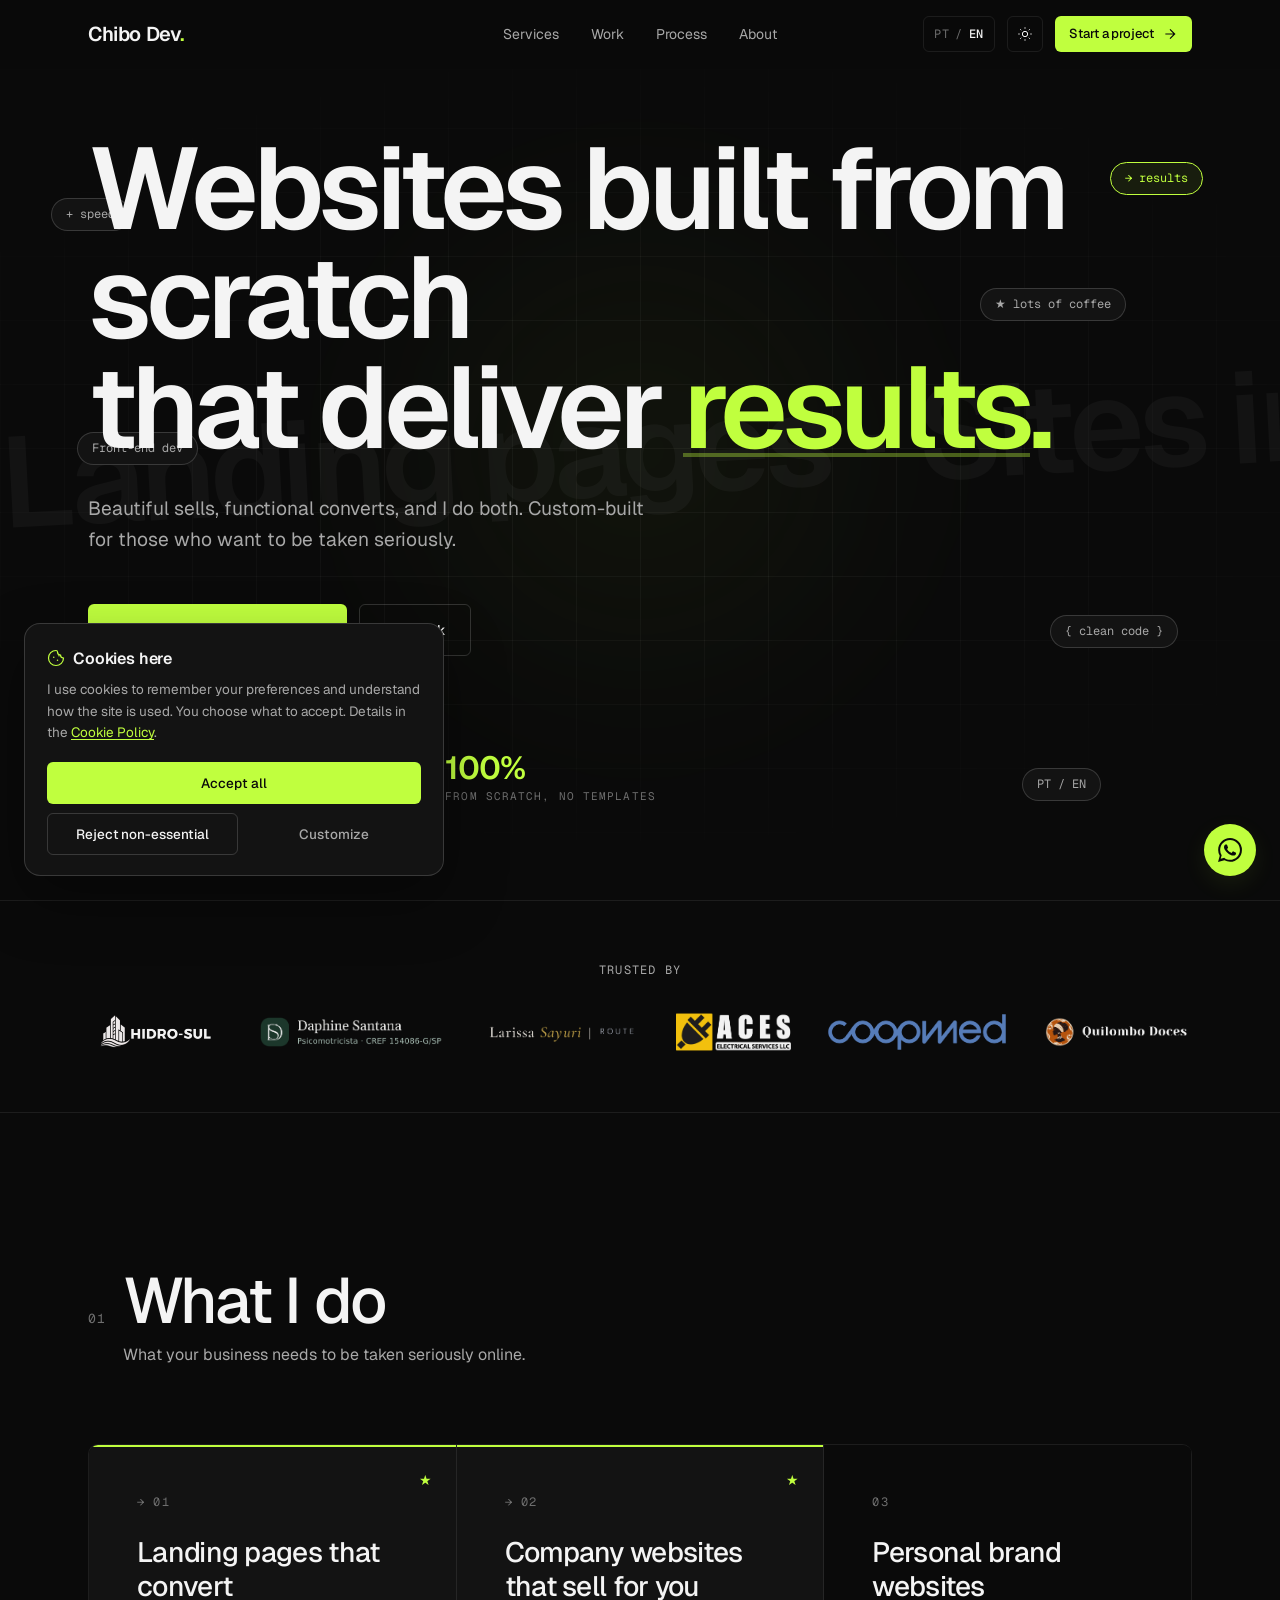
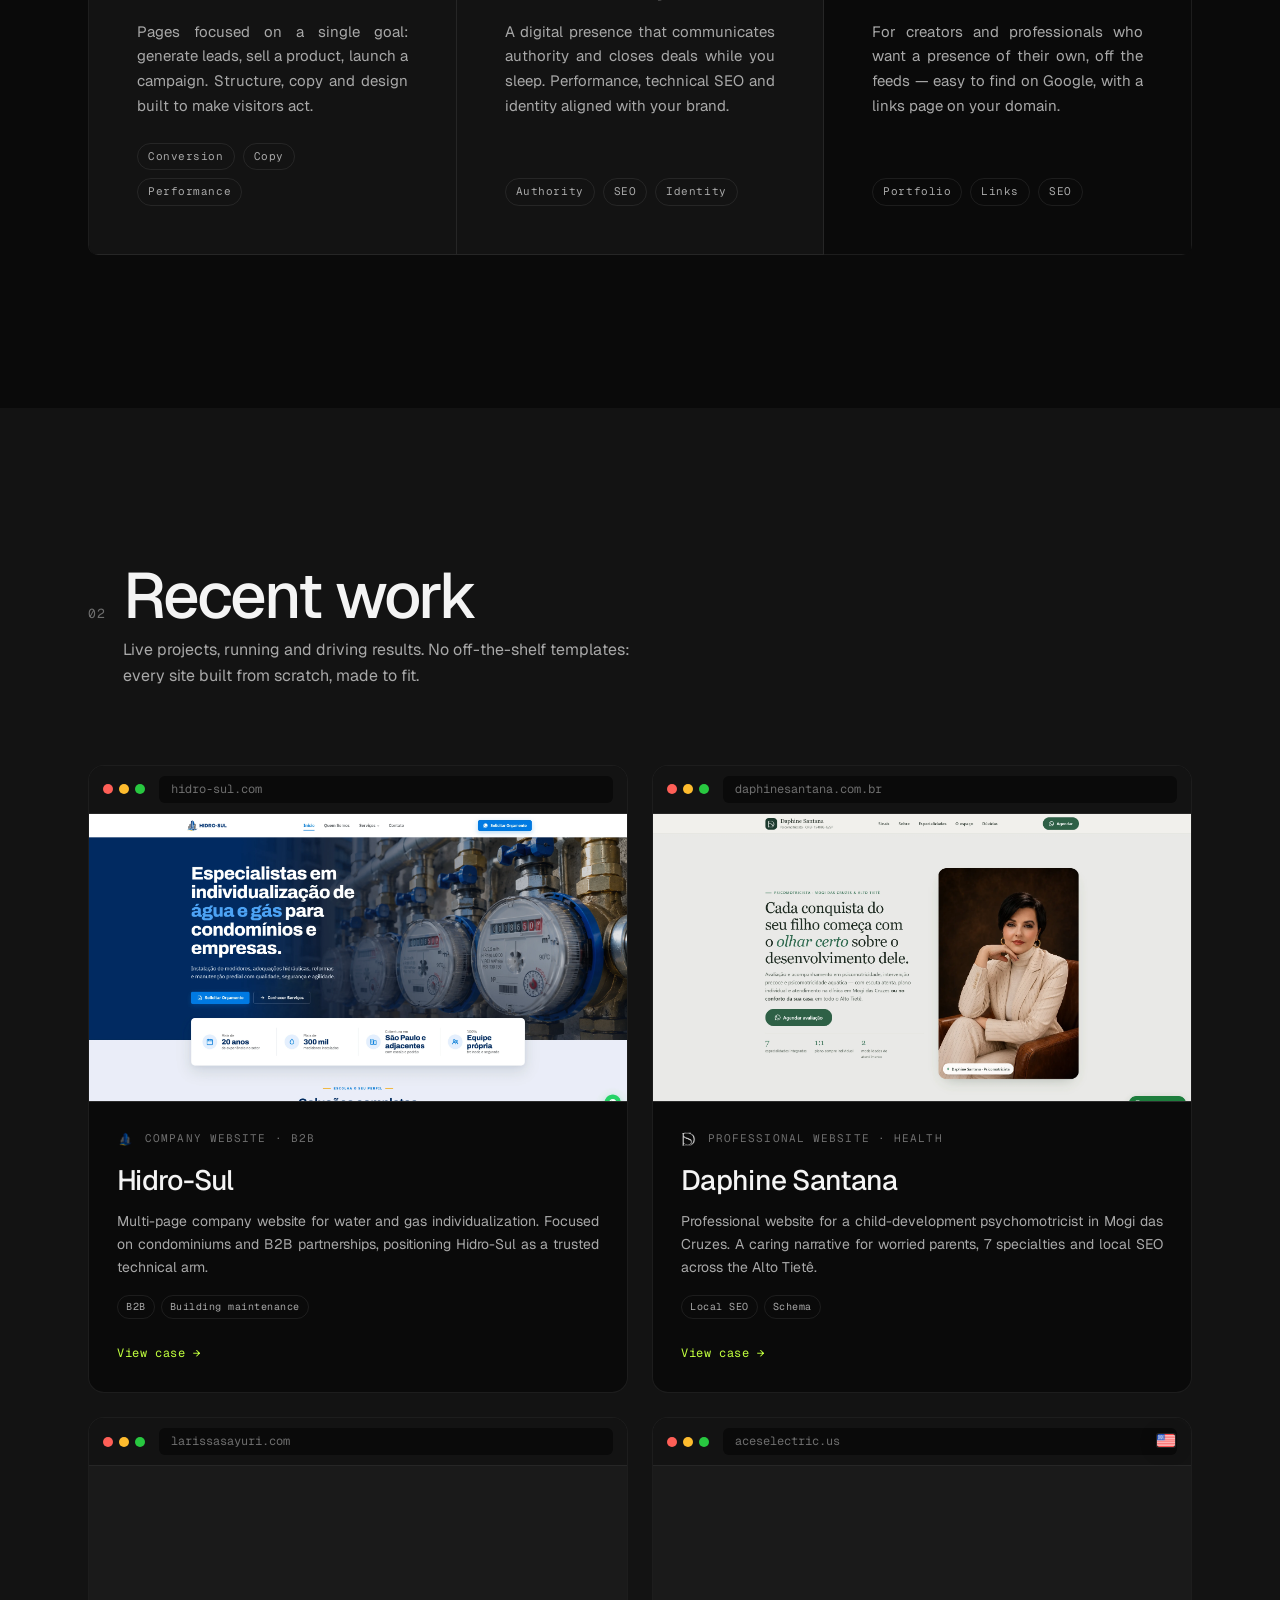
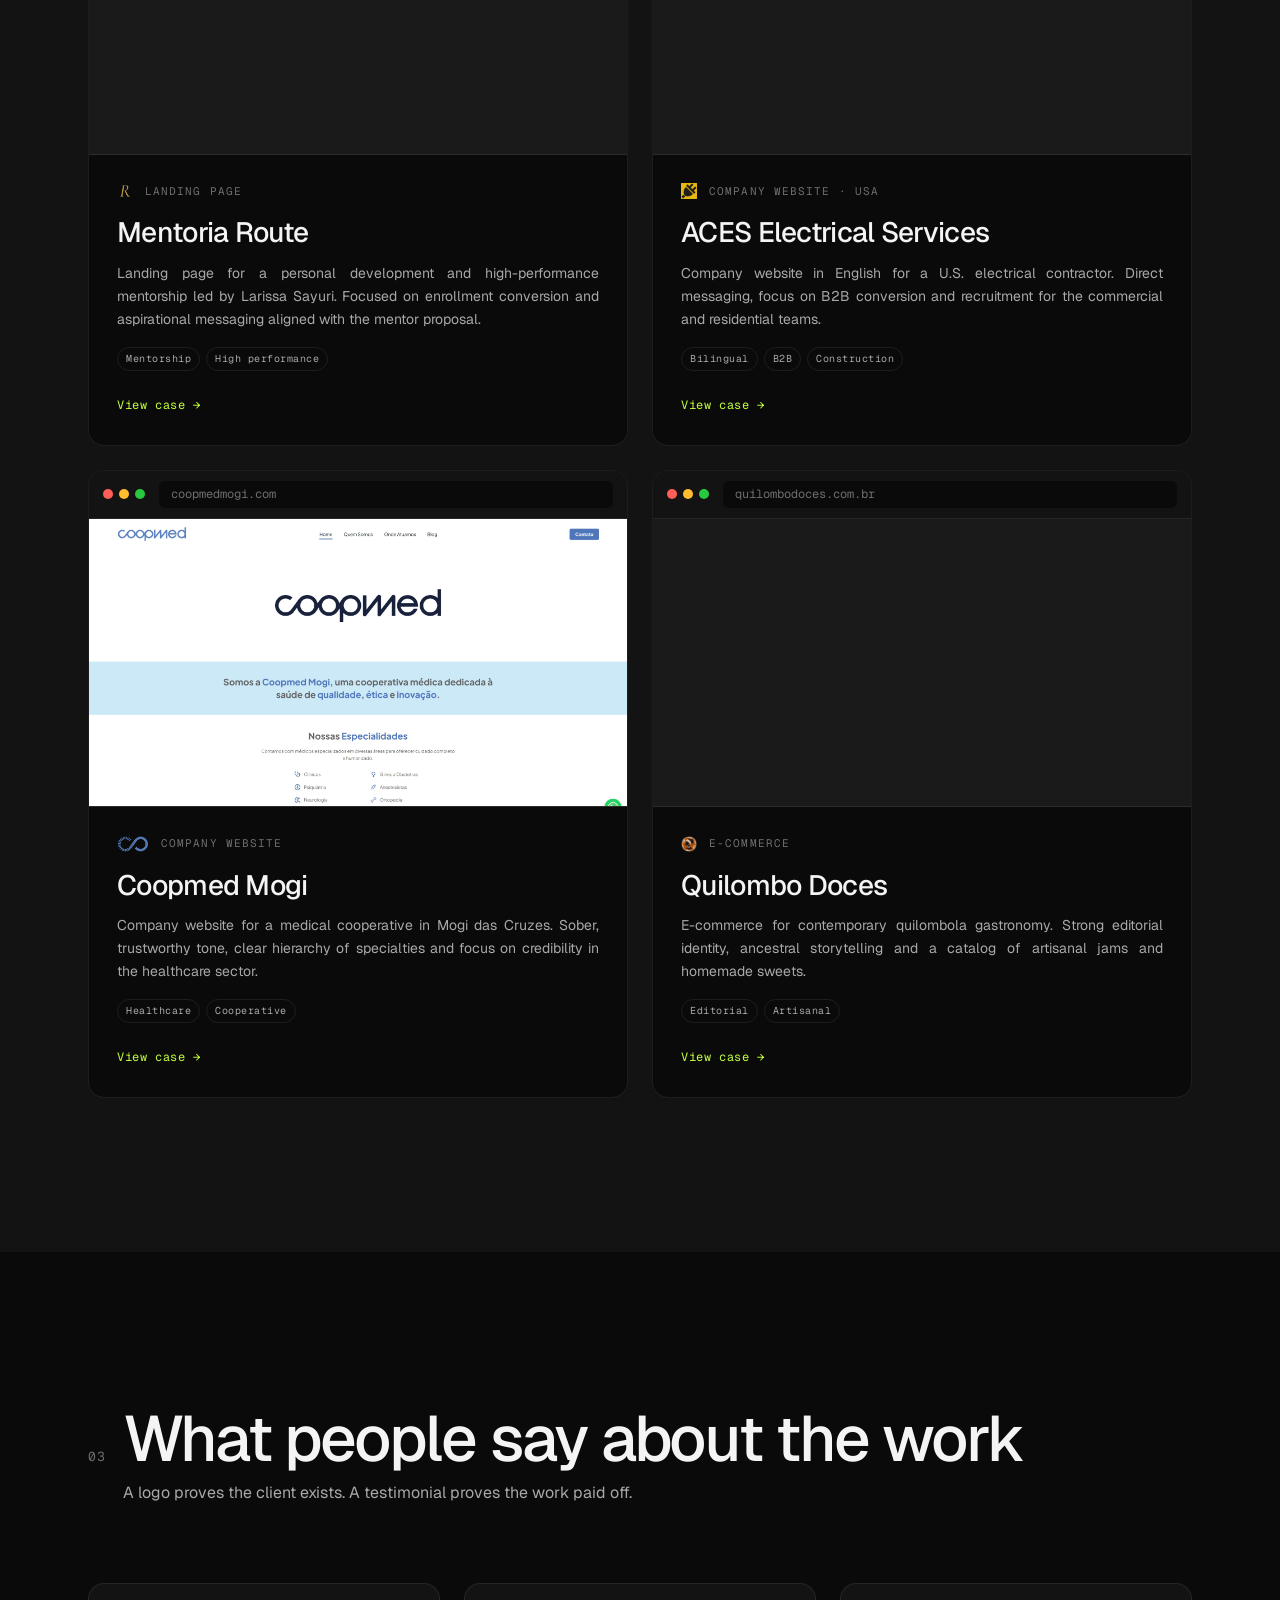
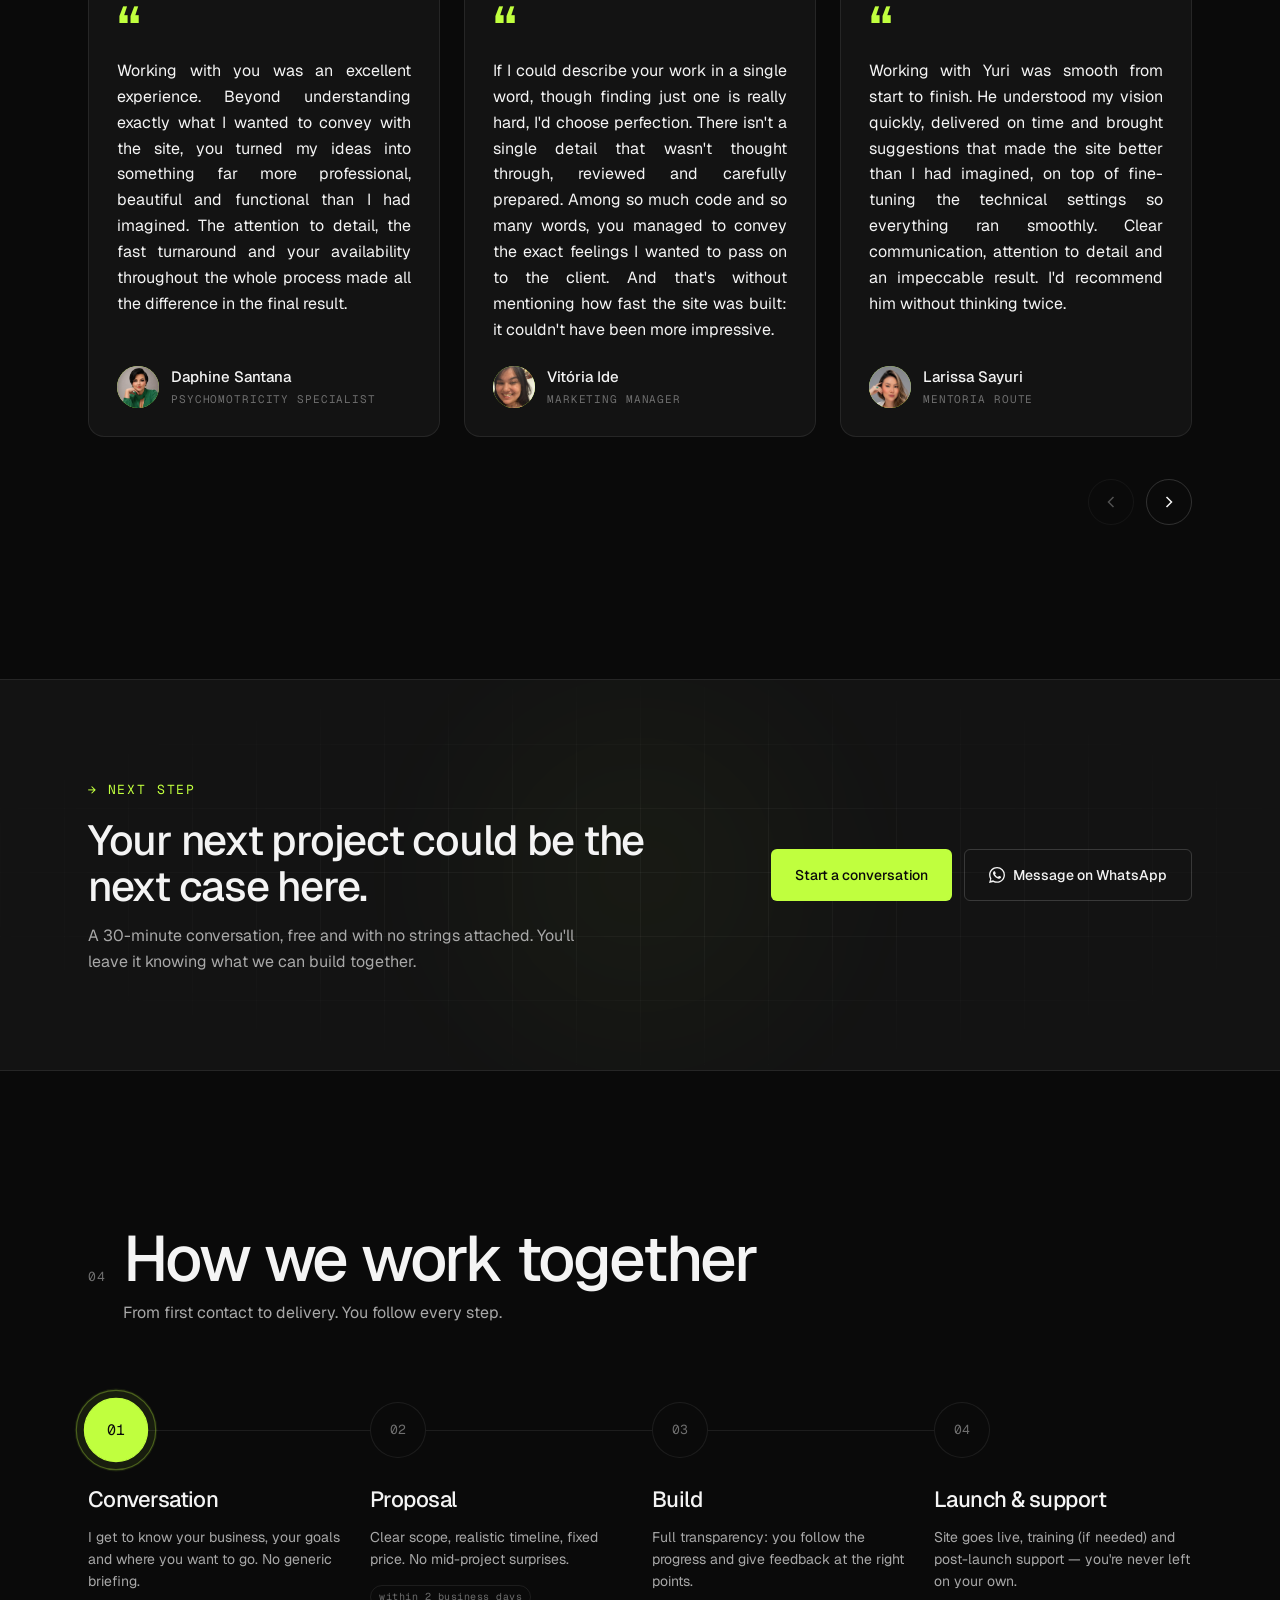
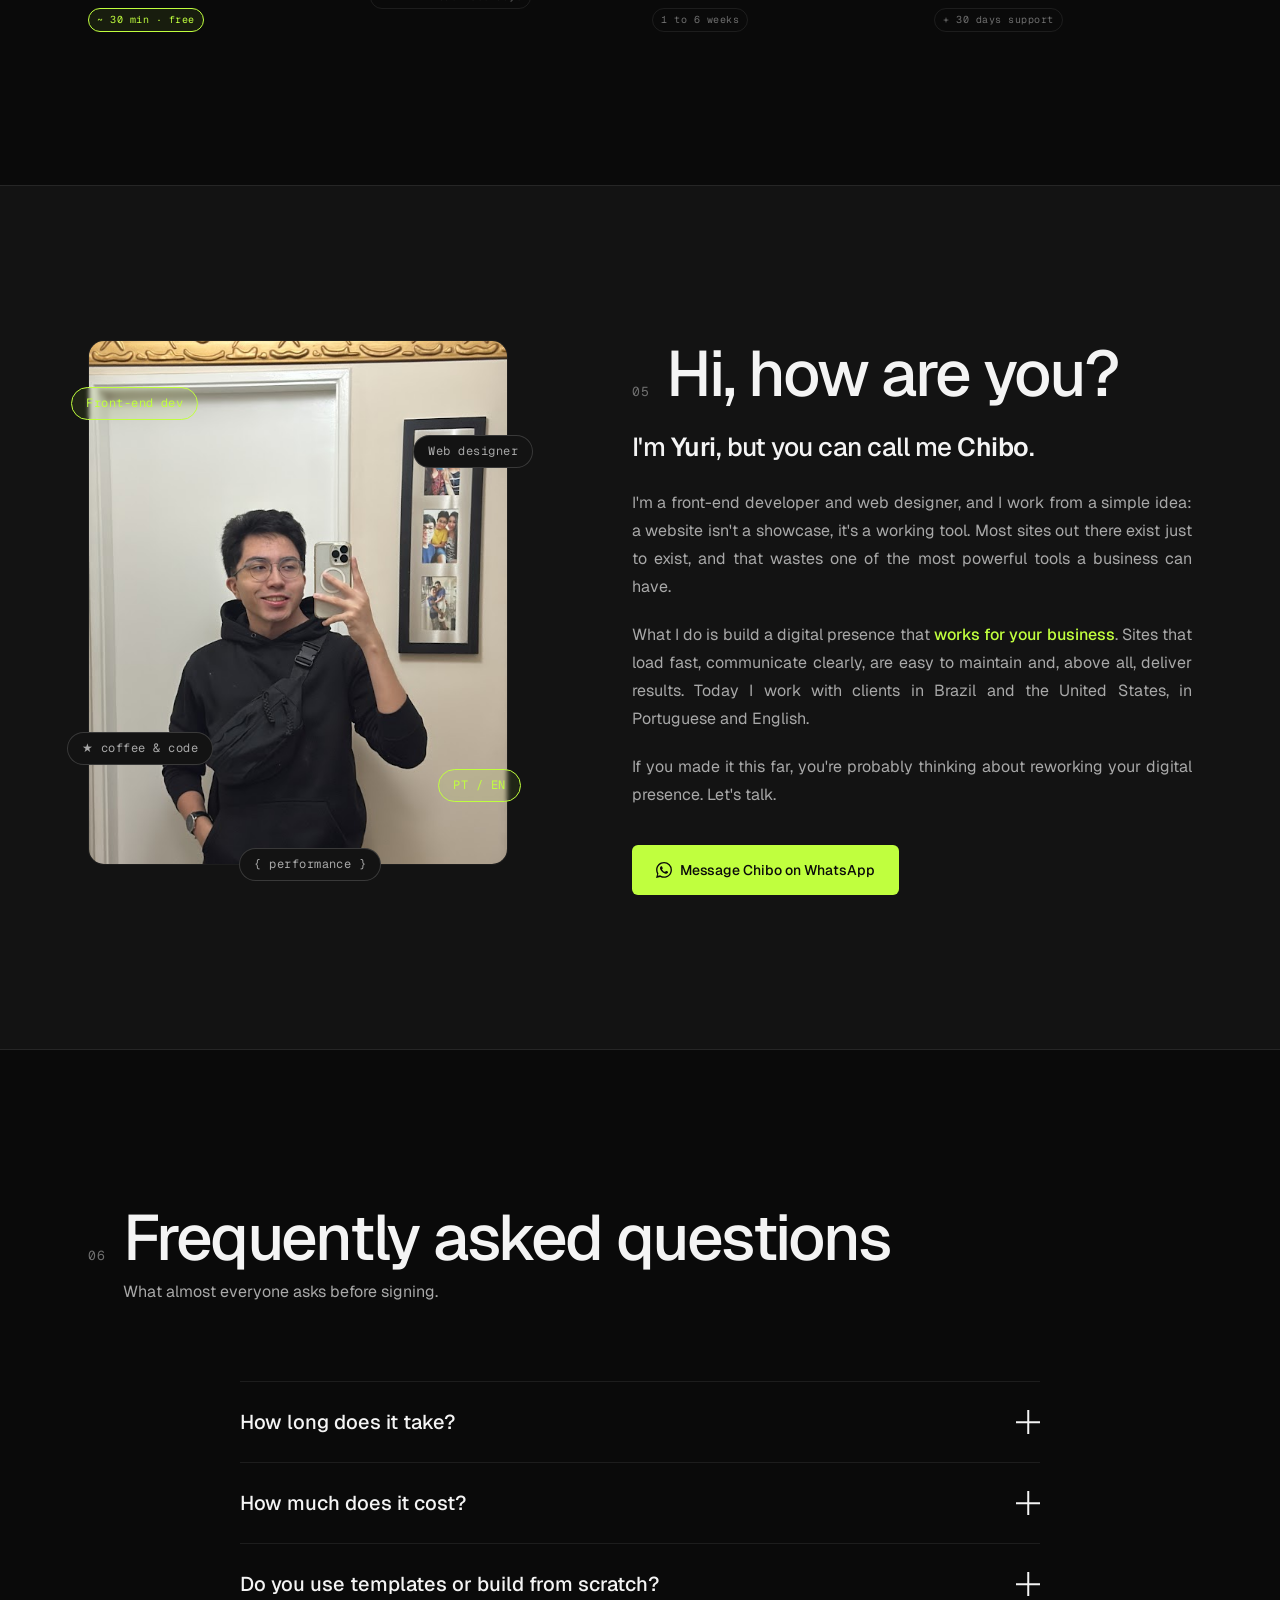
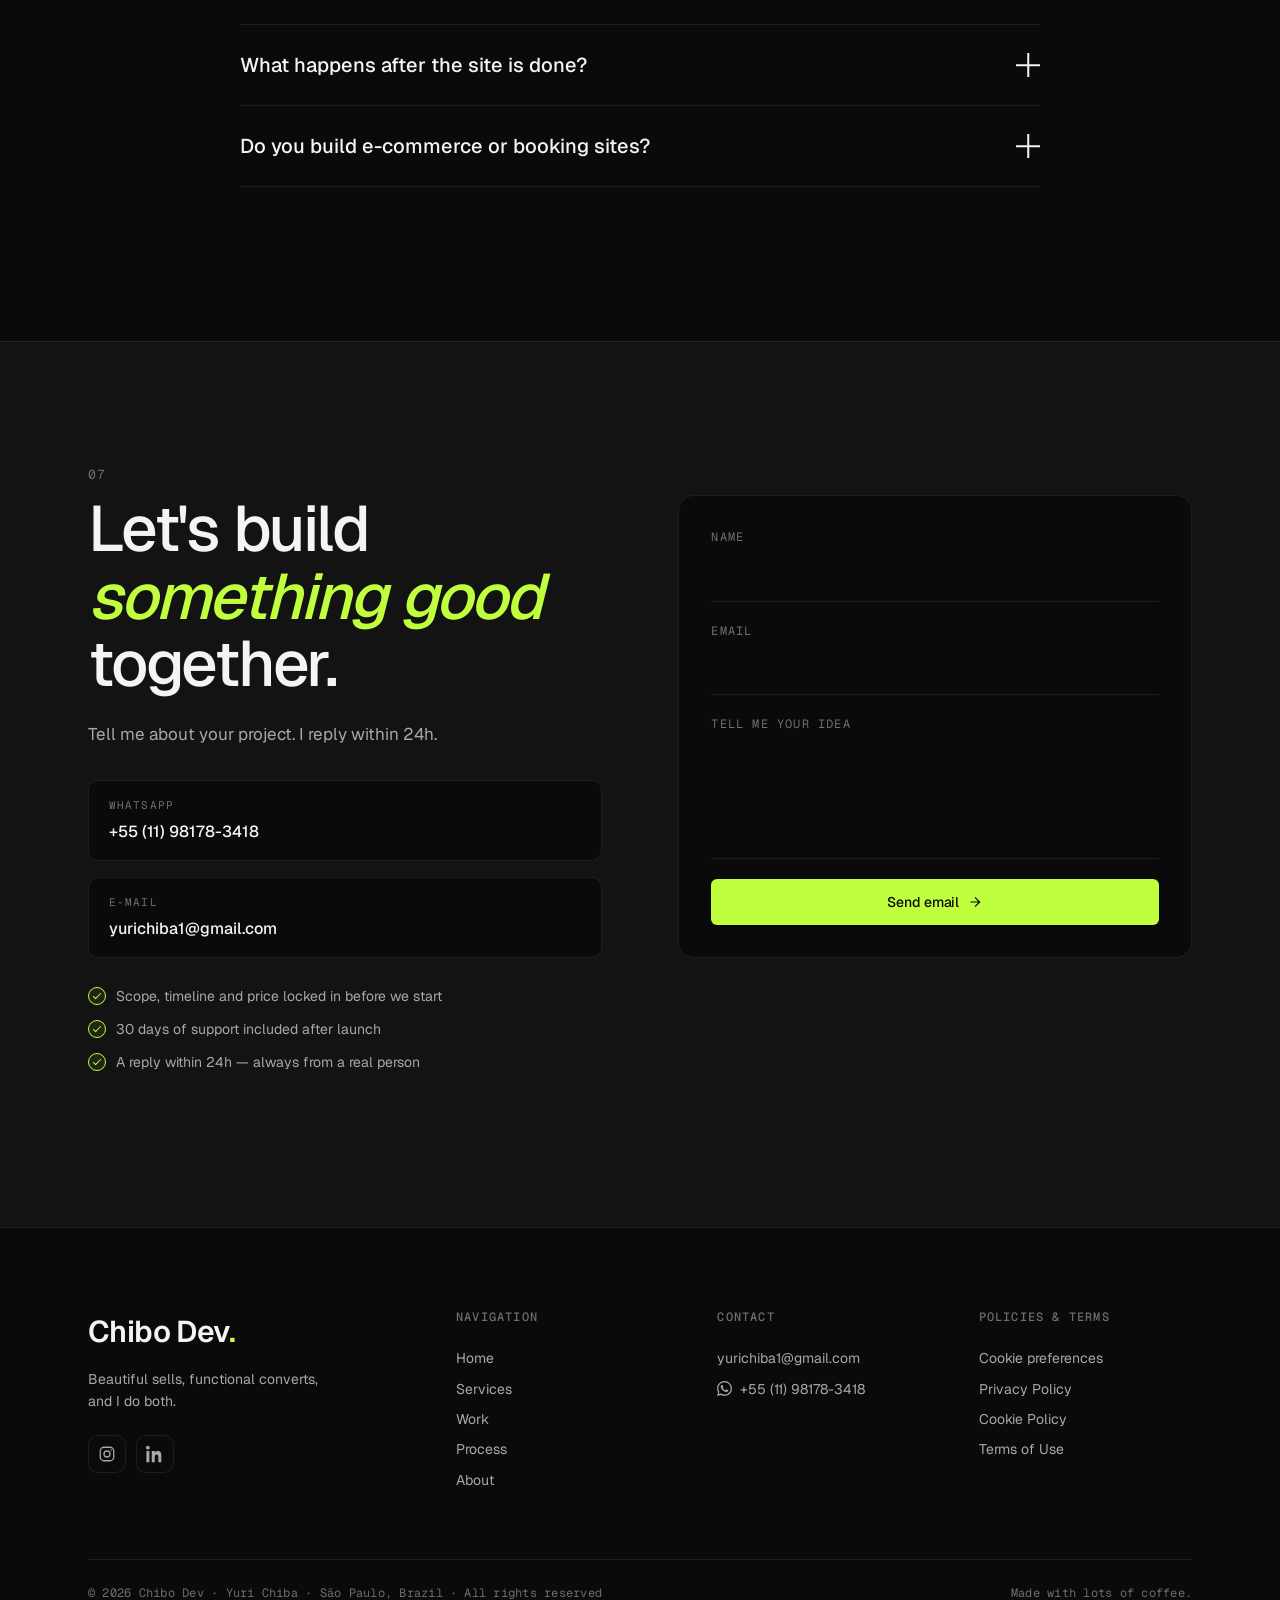
<file: index.html>
<!DOCTYPE html>
<html lang="pt-BR" data-theme="dark">
<head>
  <meta charset="UTF-8" />
  <meta name="viewport" content="width=device-width, initial-scale=1.0" />
  <meta name="description" content="Criação de sites sob medida: landing pages, sites institucionais e de marca pessoal, feitos do zero pra converter. Front-end e web design no Brasil e nos EUA." />
  <meta name="author" content="Chibo Dev" />
  <meta name="robots" content="index, follow" />
  <meta name="theme-color" content="#0a0a0a" />
  <link rel="canonical" href="https://chibodev.com/" />

  <title>Chibo Dev · Criação de Sites que Convertem</title>

  <!-- Favicons · C. (Geist SemiBold) -->
  <link rel="icon" href="assets/img/favicon.ico" sizes="any" />
  <link rel="icon" type="image/png" sizes="32x32" href="assets/img/favicon-32x32.png" />
  <link rel="icon" type="image/png" sizes="16x16" href="assets/img/favicon-16x16.png" />
  <link rel="apple-touch-icon" href="assets/img/apple-touch-icon.png" />

  <!-- Open Graph -->
  <meta property="og:site_name" content="Chibo Dev" />
  <meta property="og:title" content="Chibo Dev · Criação de Sites que Convertem" />
  <meta property="og:description" content="Sites feitos do zero pra quem quer ser levado a sério. Bonito vende, funcional converte e eu faço os dois." />
  <meta property="og:type" content="website" />
  <meta property="og:url" content="https://chibodev.com/" />
  <meta property="og:locale" content="pt_BR" />
  <meta property="og:locale:alternate" content="en_US" />
  <!-- Imagem 1200x630 · crie em assets/img/og-image.jpg -->
  <meta property="og:image" content="https://chibodev.com/assets/img/og-image.jpg" />
  <meta property="og:image:width" content="1200" />
  <meta property="og:image:height" content="630" />
  <meta property="og:image:alt" content="Chibo Dev — criação de sites que convertem" />

  <!-- Twitter -->
  <meta name="twitter:card" content="summary_large_image" />
  <meta name="twitter:title" content="Chibo Dev · Criação de Sites que Convertem" />
  <meta name="twitter:description" content="Sites feitos do zero pra quem quer ser levado a sério. Bonito vende, funcional converte e eu faço os dois." />
  <meta name="twitter:image" content="https://chibodev.com/assets/img/og-image.jpg" />

  <!-- Fonte: Geist (Vercel) -->
  <link rel="preconnect" href="https://fonts.googleapis.com" />
  <link rel="preconnect" href="https://fonts.gstatic.com" crossorigin />
  <link href="https://fonts.googleapis.com/css2?family=Geist:wght@300;400;500;600;700&family=Geist+Mono:wght@400;500&display=swap" rel="stylesheet" />

  <link rel="stylesheet" href="assets/css/style.css" />

  <!-- Dados estruturados -->
  <script type="application/ld+json">
  {
    "@context": "https://schema.org",
    "@graph": [
      {
        "@type": "ProfessionalService",
        "@id": "https://chibodev.com/#business",
        "name": "Chibo Dev",
        "url": "https://chibodev.com/",
        "image": "https://chibodev.com/assets/img/og-image.jpg",
        "description": "Criação de sites sob medida: landing pages, sites institucionais e de marca pessoal, feitos do zero pra converter. Front-end e web design no Brasil e nos EUA.",
        "priceRange": "$$",
        "areaServed": [
          { "@type": "Country", "name": "Brasil" },
          { "@type": "Country", "name": "Estados Unidos" }
        ],
        "address": {
          "@type": "PostalAddress",
          "addressLocality": "São Paulo",
          "addressRegion": "SP",
          "addressCountry": "BR"
        },
        "founder": { "@id": "https://chibodev.com/#chibo" },
        "knowsLanguage": ["pt-BR", "en"],
        "sameAs": ["https://instagram.com/chibodev"],
        "contactPoint": {
          "@type": "ContactPoint",
          "contactType": "sales",
          "email": "yurichiba1@gmail.com",
          "availableLanguage": ["Portuguese", "English"]
        }
      },
      {
        "@type": "Person",
        "@id": "https://chibodev.com/#chibo",
        "name": "Yuri Chiba",
        "alternateName": "Chibo",
        "jobTitle": "Desenvolvedor front-end e web designer",
        "url": "https://chibodev.com/",
        "worksFor": { "@id": "https://chibodev.com/#business" },
        "knowsLanguage": ["pt-BR", "en"],
        "sameAs": ["https://instagram.com/chibodev"]
      },
      {
        "@type": "WebSite",
        "@id": "https://chibodev.com/#website",
        "url": "https://chibodev.com/",
        "name": "Chibo Dev",
        "inLanguage": "pt-BR",
        "publisher": { "@id": "https://chibodev.com/#business" }
      }
    ]
  }
  </script>
</head>
<body>

  <!-- ============================================== -->
  <!-- HEADER                                          -->
  <!-- ============================================== -->
  <header class="header" id="header">
    <div class="container header__inner">
      <a href="#hero" class="logo" aria-label="Chibo Dev">
        Chibo Dev<span class="logo__dot">.</span>
      </a>

      <nav class="nav" aria-label="Navegação principal">
        <a href="#services" data-i18n="nav.services">Serviços</a>
        <a href="#work" data-i18n="nav.work">Trabalhos</a>
        <a href="#process" data-i18n="nav.process">Processo</a>
        <a href="#about" data-i18n="nav.about">Sobre</a>
      </nav>

      <div class="header__actions">
        <button class="lang-toggle" id="langToggle" aria-label="Trocar idioma">
          <span class="lang-toggle__opt is-active" data-lang="pt">PT</span>
          <span class="lang-toggle__sep">/</span>
          <span class="lang-toggle__opt" data-lang="en">EN</span>
        </button>

        <button class="theme-toggle" id="themeToggle" aria-label="Alternar tema">
          <svg class="theme-toggle__icon theme-toggle__icon--sun" viewBox="0 0 24 24" fill="none" stroke="currentColor" stroke-width="1.5">
            <circle cx="12" cy="12" r="4"/>
            <path d="M12 2v2M12 20v2M4.93 4.93l1.41 1.41M17.66 17.66l1.41 1.41M2 12h2M20 12h2M4.93 19.07l1.41-1.41M17.66 6.34l1.41-1.41"/>
          </svg>
          <svg class="theme-toggle__icon theme-toggle__icon--moon" viewBox="0 0 24 24" fill="none" stroke="currentColor" stroke-width="1.5">
            <path d="M21 12.79A9 9 0 1 1 11.21 3 7 7 0 0 0 21 12.79z"/>
          </svg>
        </button>

        <a href="#contact" class="btn btn--primary btn--sm"><span data-i18n="nav.cta">Começar projeto</span><svg viewBox="0 0 24 24" fill="none" stroke="currentColor" stroke-width="1.8"><path d="M5 12h14M12 5l7 7-7 7"/></svg></a>
      </div>
    </div>
  </header>

  <!-- ============================================== -->
  <!-- 01 · HERO                                       -->
  <!-- ============================================== -->
  <section class="hero" id="hero">
    <div class="hero__bg" aria-hidden="true">
      <div class="hero__grid"></div>
      <div class="hero__glow"></div>
    </div>

    <!-- Marquee de palavras flutuando atrás -->
    <div class="hero__marquee" aria-hidden="true">
      <div class="hero__marquee-track">
        <span>Landing pages</span><span>·</span>
        <span>Sites institucionais</span><span>·</span>
        <span>Marca pessoal</span><span>·</span>
        <span>Design</span><span>·</span>
        <span>SEO</span><span>·</span>
        <span>UX</span><span>·</span>
        <span>Performance</span><span>·</span>
        <span>Responsivo</span><span>·</span>
        <span>Landing pages</span><span>·</span>
        <span>Sites institucionais</span><span>·</span>
        <span>Marca pessoal</span><span>·</span>
        <span>Design</span><span>·</span>
        <span>SEO</span><span>·</span>
        <span>UX</span><span>·</span>
      </div>
    </div>

    <!-- Pills decorativas flutuantes -->
    <div class="hero__pills" aria-hidden="true">
      <span class="hero-pill hero-pill--1" data-i18n="hero.pill1">→ resultado</span>
      <span class="hero-pill hero-pill--2" data-i18n="hero.pill2">★ muito café</span>
      <span class="hero-pill hero-pill--3" data-i18n="hero.pill3">{ código limpo }</span>
      <span class="hero-pill hero-pill--4" data-i18n="hero.pill4">+ velocidade</span>
      <span class="hero-pill hero-pill--5" data-i18n="hero.pill5">Dev front-end</span>
      <span class="hero-pill hero-pill--6" data-i18n="hero.pill6">Web designer</span>
      <span class="hero-pill hero-pill--7" data-i18n="hero.pill7">PT / EN</span>
    </div>

    <div class="container hero__container">
      <h1 class="hero__title">
        <span class="hero__line hero__line--1">
          <span class="hero__word"><span data-i18n="hero.line1">Sites feitos do zero</span></span>
        </span>
        <span class="hero__line hero__line--2">
          <span class="hero__word"><span data-i18n="hero.line2a">que dão</span></span>
          <em class="hero__em" data-i18n="hero.line2b"> resultado</em><span class="hero__dot">.</span>
        </span>
      </h1>

      <p class="hero__sub" data-i18n="hero.sub">
        Bonito vende, funcional converte e eu faço os dois. Sob medida pra quem quer ser levado a sério.
      </p>

      <div class="hero__cta">
        <a href="#contact" class="btn btn--primary">
          <span data-i18n="hero.cta1">Conversar sobre meu projeto</span>
          <svg viewBox="0 0 24 24" fill="none" stroke="currentColor" stroke-width="1.8"><path d="M5 12h14M12 5l7 7-7 7"/></svg>
        </a>
        <a href="#work" class="btn btn--ghost" data-i18n="hero.cta2">Ver trabalhos</a>
      </div>

      <!-- Stats discretas no rodapé do hero -->
      <div class="hero__stats">
        <div class="hero-stat">
          <span class="hero-stat__num">06</span>
          <span class="hero-stat__label" data-i18n="hero.stat1">projetos no ar</span>
        </div>
        <div class="hero-stat__sep"></div>
        <div class="hero-stat">
          <span class="hero-stat__num">02</span>
          <span class="hero-stat__label" data-i18n="hero.stat2">países atendidos</span>
        </div>
        <div class="hero-stat__sep"></div>
        <div class="hero-stat">
          <span class="hero-stat__num">100%</span>
          <span class="hero-stat__label" data-i18n="hero.stat3">do zero, sem template</span>
        </div>
      </div>
    </div>
  </section>

  <!-- ============================================== -->
  <!-- 02 · LOGOS / PROVA SOCIAL                       -->
  <!-- ============================================== -->
  <section class="logos">
    <div class="container">
      <p class="logos__title" data-i18n="logos.title">Quem já confiou no meu trabalho</p>
      <div class="logos__row">
        <!-- Logos: PNG transparente · monocromático branco via CSS · ordem = Trabalhos recentes -->
        <img class="logo-img logo-img--dark" src="assets/img/hidro-sul-logo-extensa-branca-fundo-transparente.png" alt="Hidro-Sul" loading="lazy" decoding="async" onerror="this.remove()" />
        <img class="logo-img logo-img--light" src="assets/img/hidro-sul-logo-extensa-fundo-transparente.png" alt="Hidro-Sul" loading="lazy" decoding="async" onerror="this.remove()" />
        <img class="logo-img logo-img--dark" src="assets/img/daphine-santana-logo-extensa-branca-fundo-transparente.png" alt="Daphine Santana" loading="lazy" decoding="async" onerror="this.remove()" />
        <img class="logo-img logo-img--light" src="assets/img/daphine-santana-logo-extensa-transparente.png" alt="Daphine Santana" loading="lazy" decoding="async" onerror="this.remove()" />
        <img class="logo-img logo-img--dark" src="assets/img/larissa-sayuri-route-logo-extensa-transparente.png" alt="Mentoria Route" loading="lazy" decoding="async" onerror="this.remove()" />
        <img class="logo-img logo-img--light" src="assets/img/larissa-sayuri-route-logo-extensa-preta-fundo-transparente.png" alt="Mentoria Route" loading="lazy" decoding="async" onerror="this.remove()" />
        <img class="logo-img logo-img--dark" src="assets/img/aces-logo-extensa-branca-fundo-transparente.png" alt="ACES Electrical Services" loading="lazy" decoding="async" onerror="this.remove()" />
        <img class="logo-img logo-img--light" src="assets/img/aces-logo-extensa-preta-fundo-transparente.png" alt="ACES Electrical Services" loading="lazy" decoding="async" onerror="this.remove()" />
        <img class="logo-img" src="assets/img/coopmed-logo-extensa-fundo-transparente.png" alt="Coopmed Mogi" loading="lazy" decoding="async" onerror="this.remove()" />
        <img class="logo-img logo-img--dark" src="assets/img/quilombo-doces-logo-extensa-branco-transparente.png" alt="Quilombo Doces" loading="lazy" decoding="async" onerror="this.remove()" />
        <img class="logo-img logo-img--light" src="assets/img/quilombo-doces-logo-extensa-transparente.png" alt="Quilombo Doces" loading="lazy" decoding="async" onerror="this.remove()" />
      </div>
    </div>
  </section>

  <!-- ============================================== -->
  <!-- 03 · SERVIÇOS                                   -->
  <!-- ============================================== -->
  <section class="services" id="services">
    <div class="container">
      <header class="section-head">
        <span class="section-head__num">01</span>
        <h2 class="section-head__title" data-i18n="services.title">O que eu faço</h2>
        <p class="section-head__sub" data-i18n="services.sub">O que o seu negócio precisa pra ser levado a sério no digital.</p>
      </header>

      <div class="services__grid">

        <article class="service service--featured">
          <span class="service__star">★</span>
          <div class="service__num">→ 01</div>
          <h3 class="service__title" data-i18n="services.lp.title">Landing pages que convertem</h3>
          <p class="service__desc" data-i18n="services.lp.desc">
            Páginas focadas num único objetivo: gerar lead, vender produto, lançar campanha. Estrutura, copy e design pensados pro visitante agir.
          </p>
          <ul class="service__tags">
            <li data-i18n="services.lp.tag1">Conversão</li>
            <li data-i18n="services.lp.tag2">Copy</li>
            <li data-i18n="services.lp.tag3">Performance</li>
          </ul>
        </article>

        <article class="service service--featured">
          <span class="service__star">★</span>
          <div class="service__num">→ 02</div>
          <h3 class="service__title" data-i18n="services.inst.title">Sites institucionais que vendem por você</h3>
          <p class="service__desc" data-i18n="services.inst.desc">
            Presença digital que comunica autoridade e fecha negócio enquanto você dorme. Performance, SEO técnico e identidade alinhada com sua marca.
          </p>
          <ul class="service__tags">
            <li data-i18n="services.inst.tag1">Autoridade</li>
            <li data-i18n="services.inst.tag2">SEO</li>
            <li data-i18n="services.inst.tag3">Identidade</li>
          </ul>
        </article>

        <article class="service">
          <div class="service__num">03</div>
          <h3 class="service__title" data-i18n="services.brand.title">Sites de marca pessoal</h3>
          <p class="service__desc" data-i18n="services.brand.desc">
            Pra criadores e profissionais que querem uma presença própria fora das redes — fácil de achar no Google e com página de links no domínio.
          </p>
          <ul class="service__tags">
            <li data-i18n="services.brand.tag1">Portfólio</li>
            <li data-i18n="services.brand.tag2">Links</li>
            <li data-i18n="services.brand.tag3">SEO</li>
          </ul>
        </article>

      </div>
    </div>
  </section>

  <!-- ============================================== -->
  <!-- 04 · TRABALHOS                                  -->
  <!-- ============================================== -->
  <section class="work" id="work">
    <div class="container">
      <header class="section-head">
        <span class="section-head__num">02</span>
        <h2 class="section-head__title" data-i18n="work.title">Trabalhos recentes</h2>
        <p class="section-head__sub" data-i18n="work.sub">Projetos no ar, rodando e gerando resultado. Nada de template pronto: cada site é feito do zero, sob medida.</p>
      </header>

      <div class="work__grid">
        <article class="case case--hidrosul"
                 data-case
                 data-case-id="hidrosul"
                 data-case-url=""
                 data-case-video="">
          <div class="case__visual">
            <div class="browser">
              <div class="browser__bar">
                <span class="browser__dots"><i></i><i></i><i></i></span>
                <span class="browser__url">hidro-sul.com</span>
              </div>
              <div class="browser__screen">
                <img src="assets/img/hidro-sul-desktop.webp" alt="Hidro-Sul — site" loading="lazy" decoding="async" />
              </div>
            </div>
          </div>
          <div class="case__info">
            <div class="case__meta">
              <img class="case__logo" src="assets/img/hidro-sul-logo-pequena-transparente.png" alt="" aria-hidden="true" onerror="this.remove()" />
              <span class="case__type" data-i18n="work.case06.type">Site Institucional · B2B</span>
            </div>
            <h3 class="case__title" data-i18n="work.case06.title">Hidro-Sul</h3>
            <p class="case__desc" data-i18n="work.case06.desc">
              Site institucional multipágina para soluções hidráulicas e manutenção predial. Foco em condomínios e parcerias B2B, com migração de domínio feita sem tirar o site do ar.
            </p>
            <div class="case__tags">
              <span data-i18n="work.case06.tag1">B2B</span>
              <span data-i18n="work.case06.tag2">Manutenção predial</span>
            </div>
            <button type="button" class="case__link" data-case-open="hidrosul" data-i18n="work.case06.link">Ver case →</button>
          </div>
        </article>

        <article class="case case--daphine"
                 data-case
                 data-case-id="daphine"
                 data-case-url="https://daphinesantana.com.br"
                 data-case-video="">
          <div class="case__visual">
            <div class="browser">
              <div class="browser__bar">
                <span class="browser__dots"><i></i><i></i><i></i></span>
                <span class="browser__url">daphinesantana.com.br</span>
              </div>
              <div class="browser__screen">
                <img src="assets/img/daphine-santana-desktop.webp" alt="Daphine Santana — site" loading="lazy" decoding="async" />
              </div>
            </div>
          </div>
          <div class="case__info">
            <div class="case__meta">
              <img class="case__logo case__logo--dark" src="assets/img/daphine-santana-logo-pequena-transparente.png" alt="" aria-hidden="true" onerror="this.remove()" />
              <img class="case__logo case__logo--light" src="assets/img/daphine-santana-logo-pequena-verde-fundo-transparente.png" alt="" aria-hidden="true" onerror="this.remove()" />
              <span class="case__type" data-i18n="work.case07.type">Marca Pessoal</span>
            </div>
            <h3 class="case__title" data-i18n="work.case07.title">Daphine Santana</h3>
            <p class="case__desc" data-i18n="work.case07.desc">
              Site de marca pessoal com página de links personalizada, indexação no Google e animações de rolagem. Uma presença digital própria, fora da dependência das redes sociais.
            </p>
            <div class="case__tags">
              <span data-i18n="work.case07.tag1">Animações</span>
              <span data-i18n="work.case07.tag2">SEO</span>
            </div>
            <button type="button" class="case__link" data-case-open="daphine" data-i18n="work.case07.link">Ver case →</button>
          </div>
        </article>

        <article class="case case--route"
                 data-case
                 data-case-id="route"
                 data-case-url=""
                 data-case-video="">
          <div class="case__visual">
            <div class="browser">
              <div class="browser__bar">
                <span class="browser__dots"><i></i><i></i><i></i></span>
                <span class="browser__url">larissasayuri.com</span>
              </div>
              <div class="browser__screen">
                <img src="assets/img/mentoria-route-desktop.webp" alt="Mentoria Route — site" loading="lazy" decoding="async" />
              </div>
            </div>
          </div>
          <div class="case__info">
            <div class="case__meta">
              <img class="case__logo" src="assets/img/larissa-sayuri-route-logo-pequena-transparente.png" alt="" aria-hidden="true" onerror="this.remove()" />
              <span class="case__type" data-i18n="work.case05.type">Landing Page</span>
            </div>
            <h3 class="case__title" data-i18n="work.case05.title">Mentoria Route</h3>
            <p class="case__desc" data-i18n="work.case05.desc">
              Landing page para mentoria de desenvolvimento pessoal e alta performance, conduzida por Larissa Sayuri. Foco em conversão de inscrições e comunicação aspiracional alinhada à proposta da mentora.
            </p>
            <div class="case__tags">
              <span data-i18n="work.case05.tag1">Mentoria</span>
              <span data-i18n="work.case05.tag2">Alta performance</span>
            </div>
            <button type="button" class="case__link" data-case-open="route" data-i18n="work.case05.link">Ver case →</button>
          </div>
        </article>

        <article class="case case--aces"
                 data-case
                 data-case-id="aces"
                 data-case-url="https://acesllc.com"
                 data-case-video="">
          <div class="case__visual">
            <div class="browser">
              <div class="browser__bar">
                <span class="browser__dots"><i></i><i></i><i></i></span>
                <span class="browser__url">aceselectric.us</span>
              </div>
              <div class="browser__screen">
                <img src="assets/img/aces-desktop.webp" alt="ACES Electrical Services — site" loading="lazy" decoding="async" />
              </div>
            </div>
          </div>
          <div class="case__info">
            <div class="case__meta">
              <img class="case__logo" src="assets/img/aces-logo-pequena-transparente.png" alt="" aria-hidden="true" onerror="this.remove()" />
              <span class="case__type" data-i18n="work.case01.type">Site Institucional · EUA</span>
              <img class="case__flag" src="assets/img/bandeira-estados-unidos.png" alt="" aria-hidden="true" width="18" loading="lazy" decoding="async" onerror="this.remove()" />
            </div>
            <h3 class="case__title" data-i18n="work.case01.title">ACES Electrical Services</h3>
            <p class="case__desc" data-i18n="work.case01.desc">
              Site institucional bilíngue para empreiteira elétrica norte-americana. Comunicação direta, foco em conversão B2B e captação de talentos para o setor comercial e residencial.
            </p>
            <div class="case__tags">
              <span data-i18n="work.case01.tag1">Bilíngue</span>
              <span data-i18n="work.case01.tag2">B2B</span>
              <span data-i18n="work.case01.tag3">Construção</span>
            </div>
            <button type="button" class="case__link" data-case-open="aces" data-i18n="work.case01.link">Ver case →</button>
          </div>
        </article>

        <article class="case case--coopmed"
                 data-case
                 data-case-id="coopmed"
                 data-case-url="https://coopmedmogi.com"
                 data-case-video="">
          <div class="case__visual">
            <div class="browser">
              <div class="browser__bar">
                <span class="browser__dots"><i></i><i></i><i></i></span>
                <span class="browser__url">coopmedmogi.com</span>
              </div>
              <div class="browser__screen">
                <img src="assets/img/coopmed-desktop.webp" alt="Coopmed Mogi — site" loading="lazy" decoding="async" />
              </div>
            </div>
          </div>
          <div class="case__info">
            <div class="case__meta">
              <img class="case__logo" src="assets/img/coopmed-logo-pequena-fundo-transparente.png" alt="" aria-hidden="true" onerror="this.remove()" />
              <span class="case__type" data-i18n="work.case03.type">Site Institucional</span>
            </div>
            <h3 class="case__title" data-i18n="work.case03.title">Coopmed Mogi</h3>
            <p class="case__desc" data-i18n="work.case03.desc">
              Site institucional para cooperativa médica em Mogi das Cruzes. Tom sóbrio e confiável, hierarquia clara de especialidades e foco em credibilidade no setor de saúde.
            </p>
            <div class="case__tags">
              <span data-i18n="work.case03.tag1">Saúde</span>
              <span data-i18n="work.case03.tag2">Cooperativa</span>
            </div>
            <button type="button" class="case__link" data-case-open="coopmed" data-i18n="work.case03.link">Ver case →</button>
          </div>
        </article>

        <article class="case case--quilombo"
                 data-case
                 data-case-id="quilombo"
                 data-case-url="https://quilombodoces.com"
                 data-case-video="">
          <div class="case__visual">
            <div class="browser">
              <div class="browser__bar">
                <span class="browser__dots"><i></i><i></i><i></i></span>
                <span class="browser__url">quilombodoces.com.br</span>
              </div>
              <div class="browser__screen">
                <img src="assets/img/quilombo-doces-desktop.webp" alt="Quilombo Doces — site" loading="lazy" decoding="async" />
              </div>
            </div>
          </div>
          <div class="case__info">
            <div class="case__meta">
              <img class="case__logo" src="assets/img/quilombo-doces-logo-pequena-transparente.png" alt="" aria-hidden="true" onerror="this.remove()" />
              <span class="case__type" data-i18n="work.case02.type">E-commerce</span>
            </div>
            <h3 class="case__title" data-i18n="work.case02.title">Quilombo Doces</h3>
            <p class="case__desc" data-i18n="work.case02.desc">
              E-commerce para gastronomia quilombola contemporânea. Identidade editorial forte, narrativa ancestral e catálogo de doces, licores e geleias artesanais.
            </p>
            <div class="case__tags">
              <span data-i18n="work.case02.tag1">Editorial</span>
              <span data-i18n="work.case02.tag2">Artesanal</span>
            </div>
            <button type="button" class="case__link" data-case-open="quilombo" data-i18n="work.case02.link">Ver case →</button>
          </div>
        </article>

      </div>
    </div>
  </section>

  <!-- ============================================== -->
  <!-- 03 · DEPOIMENTOS                                -->
  <!-- ============================================== -->
  <section class="testimonials" id="testimonials">
    <div class="container">
      <header class="section-head">
        <span class="section-head__num">03</span>
        <h2 class="section-head__title" data-i18n="testi.title">O que dizem do trabalho</h2>
        <p class="section-head__sub" data-i18n="testi.sub">Logo prova que o cliente existe. Depoimento prova que o trabalho funcionou.</p>
      </header>

      <div class="testimonials__carousel">
        <div class="testimonials__track" id="testiTrack">

        <!-- ACES · Rayffa — card comentado até chegar a foto dela. O texto já está pronto em main.js (testi.q1 / testi.r1). Pra reativar: descomente e troque o <span> do avatar pela foto (assets/img/rayffa-depoimento.webp). -->
        <!--
        <figure class="testimonial testimonial--featured">
          <div class="testimonial__mark" aria-hidden="true">“</div>
          <blockquote class="testimonial__quote" data-i18n="testi.q1">
            Trabalhar com o Yuri foi uma experiência excelente. Ele desenvolveu o site da nossa empresa com muita atenção aos detalhes, profissionalismo e agilidade na comunicação. Mesmo trabalhando remotamente, sempre esteve disponível para ajustes e dúvidas. Entregou um resultado que superou nossas expectativas, entendendo exatamente o que precisávamos para representar bem o nosso negócio online. Recomendo fortemente o trabalho dele pelo profissionalismo e pela busca da satisfação do cliente.
          </blockquote>
          <figcaption class="testimonial__author">
            <span class="testimonial__avatar">R</span>
            <span class="testimonial__id">
              <span class="testimonial__name">Rayffa <span class="testimonial__flag"><img class="flag-us" src="assets/img/bandeira-estados-unidos.png" alt="" aria-hidden="true" width="18" loading="lazy" decoding="async" onerror="this.remove()" /></span></span>
              <span class="testimonial__role" data-i18n="testi.r1">ACES Electrical Services · EUA</span>
            </span>
          </figcaption>
        </figure>
        -->

        <!-- Daphine Santana -->
        <figure class="testimonial">
          <div class="testimonial__mark" aria-hidden="true">“</div>
          <blockquote class="testimonial__quote" data-i18n="testi.q4">
            Trabalhar com você foi uma experiência excelente. Além de compreender exatamente o que eu queria transmitir com o site, você conseguiu transformar minhas ideias em algo muito mais profissional, bonito e funcional do que eu imaginava. O cuidado com os detalhes, a agilidade nas entregas e a disponibilidade durante todo o processo fizeram toda a diferença no resultado final.
          </blockquote>
          <figcaption class="testimonial__author">
            <img class="testimonial__avatar" src="assets/img/daphine-santana-depoimento.webp" alt="Daphine Santana" width="42" height="42" loading="lazy">
            <span class="testimonial__id">
              <span class="testimonial__name">Daphine Santana</span>
              <span class="testimonial__role" data-i18n="testi.r4">Psicomotricista</span>
            </span>
          </figcaption>
        </figure>

        <!-- Vitória Ide -->
        <figure class="testimonial">
          <div class="testimonial__mark" aria-hidden="true">“</div>
          <blockquote class="testimonial__quote" data-i18n="testi.q5">
            Se eu pudesse descrever o seu trabalho em apenas uma palavra, com muita dificuldade de encontrar apenas uma, eu escolheria perfeição. Não há um detalhe que não tenha sido pensado, revisado e cuidadosamente preparado. Entre tantos códigos e palavras, você conseguiu transmitir os exatos sentimentos que eu gostaria de passar ao cliente. Isso sem contar a rapidez com que o site foi feito: não poderia ser mais impressionante.
          </blockquote>
          <figcaption class="testimonial__author">
            <img class="testimonial__avatar" src="assets/img/vitoria-ide-depoimento.webp" alt="Vitória Ide" width="42" height="42" loading="lazy">
            <span class="testimonial__id">
              <span class="testimonial__name">Vitória Ide</span>
              <span class="testimonial__role" data-i18n="testi.r5">Marketing Manager</span>
            </span>
          </figcaption>
        </figure>

        <!-- Larissa Sayuri — Mentoria Route -->
        <figure class="testimonial">
          <div class="testimonial__mark" aria-hidden="true">“</div>
          <blockquote class="testimonial__quote" data-i18n="testi.q2">
            Trabalhar com o Yuri foi tranquilo do início ao fim. Ele entendeu minha visão rápido, entregou no prazo e ainda trouxe sugestões que deixaram o site melhor do que eu tinha imaginado, além de ajustar os parâmetros técnicos pra deixar tudo funcionando direitinho. Comunicação clara, atenção aos detalhes e um resultado impecável. Recomendo sem pensar duas vezes.
          </blockquote>
          <figcaption class="testimonial__author">
            <img class="testimonial__avatar" src="assets/img/larissa-sayuri-depoimento.webp" alt="Larissa Sayuri" width="42" height="42" loading="lazy" />
            <span class="testimonial__id">
              <span class="testimonial__name">Larissa Sayuri</span>
              <span class="testimonial__role" data-i18n="testi.r2">Mentoria Route</span>
            </span>
          </figcaption>
        </figure>

        <!-- Caio Vital — Hidro-Sul -->
        <figure class="testimonial">
          <div class="testimonial__mark" aria-hidden="true">“</div>
          <blockquote class="testimonial__quote" data-i18n="testi.q3">
            O Yuri sempre nos atendeu com muita proatividade e, desde o primeiro contato, entendeu com facilidade o que a Hidro-Sul queria transmitir com o nosso site. Depois que o site foi lançado, recebemos muitos elogios pelo layout e pela forma como a empresa passou a ser apresentada. Ficamos muito satisfeitos com o resultado e, sem dúvida, foi um projeto que agregou muito valor à imagem da Hidro-Sul.
          </blockquote>
          <figcaption class="testimonial__author">
            <img class="testimonial__avatar" src="assets/img/caio-vital-depoimento.webp" alt="Caio Vital" width="42" height="42" loading="lazy" />
            <span class="testimonial__id">
              <span class="testimonial__name">Caio Vital</span>
              <span class="testimonial__role" data-i18n="testi.r3">Hidro-Sul</span>
            </span>
          </figcaption>
        </figure>

        </div>

        <div class="testimonials__controls" id="testiControls">
          <button class="testimonials__arrow" type="button" data-testi="prev" aria-label="Depoimento anterior">
            <svg viewBox="0 0 24 24" fill="none" stroke="currentColor" stroke-width="1.8" aria-hidden="true"><path d="M15 6l-6 6 6 6"/></svg>
          </button>
          <button class="testimonials__arrow" type="button" data-testi="next" aria-label="Próximo depoimento">
            <svg viewBox="0 0 24 24" fill="none" stroke="currentColor" stroke-width="1.8" aria-hidden="true"><path d="M9 6l6 6-6 6"/></svg>
          </button>
        </div>
      </div>
    </div>
  </section>

  <!-- ============================================== -->
  <!-- CTA BAND                                         -->
  <!-- ============================================== -->
  <section class="cta-band">
    <div class="container cta-band__inner">
      <div class="cta-band__text">
        <span class="cta-band__eyebrow" data-i18n="cta.eyebrow">→ próximo passo</span>
        <h2 class="cta-band__title" data-i18n="cta.title">Seu próximo projeto pode ser o próximo case aqui.</h2>
        <p class="cta-band__sub" data-i18n="cta.sub">Uma conversa de 30 minutos, sem custo e sem compromisso. Você sai dela sabendo o que podemos construir juntos.</p>
      </div>
      <div class="cta-band__actions">
        <a href="#contact" class="btn btn--primary" data-i18n="cta.btn1">Começar uma conversa</a>
        <a href="https://wa.me/5511981783418" target="_blank" rel="noopener" class="btn btn--ghost">
          <svg viewBox="0 0 24 24" fill="currentColor" width="18" height="18" aria-hidden="true"><path d="M.057 24l1.687-6.163a11.867 11.867 0 0 1-1.587-5.946C.16 5.335 5.495 0 12.05 0a11.817 11.817 0 0 1 8.413 3.488 11.824 11.824 0 0 1 3.48 8.414c-.003 6.557-5.338 11.892-11.893 11.892a11.9 11.9 0 0 1-5.688-1.448L.057 24zm6.597-3.807c1.676.995 3.276 1.591 5.392 1.592 5.448 0 9.886-4.434 9.889-9.885.002-5.462-4.415-9.89-9.881-9.892-5.452 0-9.887 4.434-9.889 9.884a9.86 9.86 0 0 0 1.51 5.26l-.999 3.648 3.738-.981zm11.387-5.464c-.074-.124-.272-.198-.57-.347-.297-.149-1.758-.868-2.031-.967-.272-.099-.47-.149-.669.149-.198.297-.768.967-.941 1.165-.173.198-.347.223-.644.074-.297-.149-1.255-.462-2.39-1.475-.883-.788-1.48-1.761-1.653-2.059-.173-.297-.018-.458.13-.606.134-.133.297-.347.446-.521.151-.172.2-.296.3-.495.099-.198.05-.372-.025-.521-.075-.148-.669-1.611-.916-2.206-.242-.579-.487-.501-.669-.51l-.57-.01c-.198 0-.52.074-.792.372s-1.04 1.016-1.04 2.479 1.065 2.876 1.213 3.074c.149.198 2.095 3.2 5.076 4.487.709.306 1.263.489 1.694.626.712.226 1.36.194 1.872.118.571-.085 1.758-.719 2.006-1.413.248-.695.248-1.29.173-1.414z"/></svg>
          <span data-i18n="cta.btn2">Chamar no WhatsApp</span>
        </a>
      </div>
    </div>
  </section>

  <!-- ============================================== -->
  <!-- 04 · PROCESSO                                   -->
  <!-- ============================================== -->
  <section class="process" id="process">
    <div class="container">
      <header class="section-head">
        <span class="section-head__num">04</span>
        <h2 class="section-head__title" data-i18n="process.title">Como a gente trabalha junto</h2>
        <p class="section-head__sub" data-i18n="process.sub">Do primeiro contato à entrega. Você acompanha cada etapa.</p>
      </header>

      <div class="process__wrap">
        <!-- Linha de progresso animada -->
        <div class="process__track" aria-hidden="true">
          <div class="process__progress" id="processProgress"></div>
        </div>

        <ol class="process__list">
          <li class="step" data-step="1">
            <div class="step__num">01</div>
            <div class="step__content">
              <h3 class="step__title" data-i18n="process.s1.title">Conversa</h3>
              <p class="step__desc" data-i18n="process.s1.desc">Entendo seu negócio, seus objetivos e onde você quer chegar. Sem briefing genérico.</p>
              <span class="step__meta" data-i18n="process.s1.meta">~ 30 min · sem custo</span>
            </div>
          </li>
          <li class="step" data-step="2">
            <div class="step__num">02</div>
            <div class="step__content">
              <h3 class="step__title" data-i18n="process.s2.title">Proposta</h3>
              <p class="step__desc" data-i18n="process.s2.desc">Escopo claro, prazo realista, valor fechado. Sem surpresa no meio do caminho.</p>
              <span class="step__meta" data-i18n="process.s2.meta">até 2 dias úteis</span>
            </div>
          </li>
          <li class="step" data-step="3">
            <div class="step__num">03</div>
            <div class="step__content">
              <h3 class="step__title" data-i18n="process.s3.title">Construção</h3>
              <p class="step__desc" data-i18n="process.s3.desc">Trabalho com transparência total: você acompanha o progresso e dá feedback nos pontos certos.</p>
              <span class="step__meta" data-i18n="process.s3.meta">1 a 6 semanas</span>
            </div>
          </li>
          <li class="step" data-step="4">
            <div class="step__num">04</div>
            <div class="step__content">
              <h3 class="step__title" data-i18n="process.s4.title">Entrega e suporte</h3>
              <p class="step__desc" data-i18n="process.s4.desc">Site no ar, treinamento de uso (se precisar) e suporte pós-entrega pra você não ficar na mão.</p>
              <span class="step__meta" data-i18n="process.s4.meta">+ 30 dias de suporte</span>
            </div>
          </li>
        </ol>
      </div>
    </div>
  </section>

  <!-- ============================================== -->
  <!-- 06 · SOBRE                                      -->
  <!-- ============================================== -->
  <section class="about" id="about">
    <div class="container about__inner">

      <div class="about__visual">
        <div class="about__photo">
          <img src="assets/img/chibo-sobre.jpg"
               alt="Yuri (Chibo), desenvolvedor front-end e web designer"
               width="440" height="550" loading="lazy" decoding="async" />
        </div>
        <div class="about__pills">
          <span class="about-pill about-pill--1" data-i18n="about.tag1">Dev front-end</span>
          <span class="about-pill about-pill--2" data-i18n="about.tag2">Web designer</span>
          <span class="about-pill about-pill--3" data-i18n="about.tag3">PT / EN</span>
          <span class="about-pill about-pill--4" data-i18n="about.tag4">★ café &amp; código</span>
          <span class="about-pill about-pill--5" data-i18n="about.tag5">{ performance }</span>
        </div>
      </div>

      <div class="about__content">
        <header class="section-head section-head--inline">
          <span class="section-head__num">05</span>
          <h2 class="section-head__title" data-i18n="about.title">Oi, tudo bem?</h2>
        </header>

        <p class="about__lead" data-i18n="about.lead">
          Eu sou o <strong>Yuri</strong>, mas pode me chamar de <strong>Chibo</strong>.
        </p>

        <p data-i18n="about.p1">
          Sou desenvolvedor front-end e web designer, e trabalho com uma ideia simples: site não é vitrine, é ferramenta de trabalho. A maioria dos sites por aí existe só pra "ter um site", e isso desperdiça uma das ferramentas mais poderosas que um negócio pode ter.
        </p>

        <p data-i18n="about.p2">
          O que eu faço é construir presença digital que <em>trabalha pelo seu negócio</em>. Sites que carregam rápido, comunicam bem, são fáceis de manter e, principalmente, geram resultado. Hoje atendo clientes no Brasil e nos Estados Unidos, em português e em inglês.
        </p>

        <p data-i18n="about.p3">
          Se você chegou até aqui, provavelmente tá pensando em mexer no seu digital. Bora conversar.
        </p>

        <a href="https://wa.me/5511981783418" class="btn btn--primary about__cta" target="_blank" rel="noopener">
          <svg viewBox="0 0 24 24" fill="currentColor" width="18" height="18"><path d="M.057 24l1.687-6.163a11.867 11.867 0 0 1-1.587-5.946C.16 5.335 5.495 0 12.05 0a11.817 11.817 0 0 1 8.413 3.488 11.824 11.824 0 0 1 3.48 8.414c-.003 6.557-5.338 11.892-11.893 11.892a11.9 11.9 0 0 1-5.688-1.448L.057 24zm6.597-3.807c1.676.995 3.276 1.591 5.392 1.592 5.448 0 9.886-4.434 9.889-9.885.002-5.462-4.415-9.89-9.881-9.892-5.452 0-9.887 4.434-9.889 9.884a9.86 9.86 0 0 0 1.51 5.26l-.999 3.648 3.738-.981zm11.387-5.464c-.074-.124-.272-.198-.57-.347-.297-.149-1.758-.868-2.031-.967-.272-.099-.47-.149-.669.149-.198.297-.768.967-.941 1.165-.173.198-.347.223-.644.074-.297-.149-1.255-.462-2.39-1.475-.883-.788-1.48-1.761-1.653-2.059-.173-.297-.018-.458.13-.606.134-.133.297-.347.446-.521.151-.172.2-.296.3-.495.099-.198.05-.372-.025-.521-.075-.148-.669-1.611-.916-2.206-.242-.579-.487-.501-.669-.51l-.57-.01c-.198 0-.52.074-.792.372s-1.04 1.016-1.04 2.479 1.065 2.876 1.213 3.074c.149.198 2.095 3.2 5.076 4.487.709.306 1.263.489 1.694.626.712.226 1.36.194 1.872.118.571-.085 1.758-.719 2.006-1.413.248-.695.248-1.29.173-1.414z"/></svg>
          <span data-i18n="about.cta">Falar com Chibo no WhatsApp</span>
        </a>
      </div>

    </div>
  </section>

  <!-- ============================================== -->
  <!-- 07 · FAQ                                        -->
  <!-- ============================================== -->
  <section class="faq" id="faq">
    <div class="container">
      <header class="section-head">
        <span class="section-head__num">06</span>
        <h2 class="section-head__title" data-i18n="faq.title">Dúvidas frequentes</h2>
        <p class="section-head__sub" data-i18n="faq.sub">O que quase todo mundo pergunta antes de fechar.</p>
      </header>

      <div class="faq__list">

        <details class="faq__item">
          <summary>
            <span data-i18n="faq.q1">Quanto tempo leva pra ficar pronto?</span>
            <span class="faq__icon" aria-hidden="true"></span>
          </summary>
          <div class="faq__answer">
            <p data-i18n="faq.a1">Depende do escopo. Uma landing page bem feita leva de 1 a 3 semanas. Um site institucional, de 3 a 6. Projetos maiores a gente alinha tudo na proposta, sem surpresa no caminho.</p>
          </div>
        </details>

        <details class="faq__item">
          <summary>
            <span data-i18n="faq.q2">Quanto custa?</span>
            <span class="faq__icon" aria-hidden="true"></span>
          </summary>
          <div class="faq__answer">
            <p data-i18n="faq.a2">O orçamento é sob medida porque cada projeto tem um escopo diferente. Me conta o que você tá pensando e eu te mando uma proposta clara em até 2 dias úteis.</p>
          </div>
        </details>

        <details class="faq__item">
          <summary>
            <span data-i18n="faq.q3">Você usa template ou faz do zero?</span>
            <span class="faq__icon" aria-hidden="true"></span>
          </summary>
          <div class="faq__answer">
            <p data-i18n="faq.a3">Faço do zero, alinhado com a identidade do seu negócio. Template é caminho fácil pra ficar parecido com todo mundo, e isso é o oposto do que eu faço.</p>
          </div>
        </details>

        <details class="faq__item">
          <summary>
            <span data-i18n="faq.q5">E depois que o site fica pronto?</span>
            <span class="faq__icon" aria-hidden="true"></span>
          </summary>
          <div class="faq__answer">
            <p data-i18n="faq.a5">Ofereço suporte pós-entrega e planos de manutenção. Você não fica na mão.</p>
          </div>
        </details>

        <details class="faq__item">
          <summary>
            <span data-i18n="faq.q6">Você faz e-commerce ou site de agendamento?</span>
            <span class="faq__icon" aria-hidden="true"></span>
          </summary>
          <div class="faq__answer">
            <p data-i18n="faq.a6">Hoje meu foco total é em sites institucionais, landing pages e marca pessoal, é onde eu entrego o melhor resultado. Loja virtual e sistema de agendamento estão no meu radar pra breve. Se é isso que você precisa, me chama mesmo assim que a gente conversa.</p>
          </div>
        </details>

      </div>
    </div>
  </section>

  <!-- ============================================== -->
  <!-- 08 · CONTATO                                    -->
  <!-- ============================================== -->
  <section class="contact" id="contact">
    <div class="container">
      <div class="contact__inner">

        <div class="contact__intro">
          <header class="section-head">
            <span class="section-head__num">07</span>
            <h2 class="section-head__title contact__title">
              <span data-i18n="contact.title1">Vamos construir</span>
              <em data-i18n="contact.title2"> algo bom</em>
              <span data-i18n="contact.title3"> juntos.</span>
            </h2>
          </header>
          <p class="contact__sub" data-i18n="contact.sub">
            Me conta sobre seu projeto. Respondo em até 24h.
          </p>

          <div class="contact__channels">
            <a href="https://wa.me/5511981783418" target="_blank" rel="noopener" class="channel">
              <span class="channel__label">WhatsApp</span>
              <span class="channel__value">+55 (11) 98178-3418</span>
            </a>
            <a href="mailto:yurichiba1@gmail.com" class="channel">
              <span class="channel__label">E-mail</span>
              <span class="channel__value">yurichiba1@gmail.com</span>
            </a>
          </div>
        </div>

        <form class="contact__form" id="contactForm" novalidate>
          <div class="field">
            <label for="name" data-i18n="form.name">Nome</label>
            <input type="text" id="name" name="name" required />
          </div>
          <div class="field">
            <label for="email" data-i18n="form.email">E-mail</label>
            <input type="email" id="email" name="email" required />
          </div>
          <div class="field field--grow">
            <label for="message" data-i18n="form.msg">Me conta sua ideia</label>
            <textarea id="message" name="message" rows="5" required></textarea>
          </div>
          <!-- Honeypot anti-spam (não preencher) -->
          <input type="checkbox" name="botcheck" tabindex="-1" autocomplete="off" style="display:none" aria-hidden="true" />
          <button type="submit" class="btn btn--primary btn--block" id="contactSubmit" aria-live="polite">
            <span class="btn__spinner" aria-hidden="true"><svg viewBox="0 0 24 24" fill="none" stroke="currentColor" stroke-width="2" stroke-linecap="round"><path d="M12 3a9 9 0 1 0 9 9"/></svg></span>
            <span class="btn__label" data-i18n="form.submit">Enviar mensagem</span>
            <span class="btn__icon" aria-hidden="true"><svg viewBox="0 0 24 24" fill="none" stroke="currentColor" stroke-width="1.8"><path d="M5 12h14M12 5l7 7-7 7"/></svg></span>
          </button>
        </form>

        <ul class="contact__assurances">
          <li><span class="contact__assurances-check" aria-hidden="true"></span><span data-i18n="contact.assure1">Escopo, prazo e valor fechados antes de começar</span></li>
          <li><span class="contact__assurances-check" aria-hidden="true"></span><span data-i18n="contact.assure2">30 dias de suporte inclusos após a entrega</span></li>
          <li><span class="contact__assurances-check" aria-hidden="true"></span><span data-i18n="contact.assure3">Resposta em até 24h, sempre com uma pessoa de verdade</span></li>
        </ul>

      </div>
    </div>
  </section>

  <!-- ============================================== -->
  <!-- FOOTER                                          -->
  <!-- ============================================== -->
  <footer class="footer">
    <div class="container">
      <div class="footer__grid">
        <div class="footer__brand">
          <div class="logo">Chibo Dev<span class="logo__dot">.</span></div>
          <p data-i18n="footer.tagline">Bonito vende, funcional converte<br>e eu faço os dois.</p>
          <div class="footer__social">
            <a href="https://instagram.com/chibodev" target="_blank" rel="noopener" aria-label="Instagram">
              <svg viewBox="0 0 24 24" fill="none" stroke="currentColor" stroke-width="1.7"><rect x="3" y="3" width="18" height="18" rx="5"/><circle cx="12" cy="12" r="4"/><circle cx="17.5" cy="6.5" r="1" fill="currentColor" stroke="none"/></svg>
            </a>
            <a href="https://www.linkedin.com/in/yuri-chiba/" target="_blank" rel="noopener" aria-label="LinkedIn">
              <svg viewBox="0 0 24 24" fill="currentColor"><path d="M4.98 3.5C4.98 4.88 3.87 6 2.5 6S0 4.88 0 3.5 1.12 1 2.5 1s2.48 1.12 2.48 2.5zM.5 8h4V23h-4V8zm7.5 0h3.8v2.05h.05c.53-1 1.83-2.05 3.77-2.05 4.03 0 4.78 2.65 4.78 6.1V23h-4v-6.6c0-1.57-.03-3.6-2.2-3.6-2.2 0-2.54 1.72-2.54 3.49V23h-4V8z"/></svg>
            </a>
          </div>
        </div>

        <div class="footer__col">
          <h4 data-i18n="footer.nav">Navegação</h4>
          <a href="#hero" data-i18n="nav.home">Início</a>
          <a href="#services" data-i18n="nav.services">Serviços</a>
          <a href="#work" data-i18n="nav.work">Trabalhos</a>
          <a href="#process" data-i18n="nav.process">Processo</a>
          <a href="#about" data-i18n="nav.about">Sobre</a>
        </div>

        <div class="footer__col">
          <h4 data-i18n="footer.contact">Contato</h4>
          <a href="mailto:yurichiba1@gmail.com">yurichiba1@gmail.com</a>
          <a href="https://wa.me/5511981783418" target="_blank" rel="noopener" class="footer__wa">
            <svg class="footer__wa-icon" viewBox="0 0 24 24" fill="currentColor" aria-hidden="true"><path d="M.057 24l1.687-6.163a11.867 11.867 0 0 1-1.587-5.946C.16 5.335 5.495 0 12.05 0a11.817 11.817 0 0 1 8.413 3.488 11.824 11.824 0 0 1 3.48 8.414c-.003 6.557-5.338 11.892-11.893 11.892a11.9 11.9 0 0 1-5.688-1.448L.057 24zm6.597-3.807c1.676.995 3.276 1.591 5.392 1.592 5.448 0 9.886-4.434 9.889-9.885.002-5.462-4.415-9.89-9.881-9.892-5.452 0-9.887 4.434-9.889 9.884a9.86 9.86 0 0 0 1.51 5.26l-.999 3.648 3.738-.981zm11.387-5.464c-.074-.124-.272-.198-.57-.347-.297-.149-1.758-.868-2.031-.967-.272-.099-.47-.149-.669.149-.198.297-.768.967-.941 1.165-.173.198-.347.223-.644.074-.297-.149-1.255-.462-2.39-1.475-.883-.788-1.48-1.761-1.653-2.059-.173-.297-.018-.458.13-.606.134-.133.297-.347.446-.521.151-.172.2-.296.3-.495.099-.198.05-.372-.025-.521-.075-.148-.669-1.611-.916-2.206-.242-.579-.487-.501-.669-.51l-.57-.01c-.198 0-.52.074-.792.372s-1.04 1.016-1.04 2.479 1.065 2.876 1.213 3.074c.149.198 2.095 3.2 5.076 4.487.709.306 1.263.489 1.694.626.712.226 1.36.194 1.872.118.571-.085 1.758-.719 2.006-1.413.248-.695.248-1.29.173-1.414z"/></svg>
            +55 (11) 98178-3418
          </a>
        </div>

        <div class="footer__col">
          <h4 data-i18n="footer.legal">Políticas e termos</h4>
          <a href="#" data-cookie-prefs data-i18n="footer.prefs">Preferências de cookies</a>
          <a href="politica-de-privacidade.html" data-i18n="footer.privacy">Política de Privacidade</a>
          <a href="politica-de-cookies.html" data-i18n="footer.cookies">Política de Cookies</a>
          <a href="termos-de-uso.html" data-i18n="footer.terms">Termos de Uso</a>
        </div>
      </div>

      <div class="footer__bottom">
        <!-- Quando o CNPJ sair: trocar por "© 2026 Chibo Dev · Yuri Chiba — CNPJ XX.XXX.XXX/0001-XX · São Paulo, Brasil · Todos os direitos reservados" (atualizar também em main.js: footer.copyright PT/EN) -->
        <span data-i18n="footer.copyright">© 2026 Chibo Dev · Yuri Chiba · São Paulo, Brasil · Todos os direitos reservados</span>
        <span data-i18n="footer.made">Feito com muito café.</span>
      </div>
    </div>
  </footer>

  <!-- WhatsApp flutuante -->
  <a href="https://wa.me/5511981783418" class="float-wa" target="_blank" rel="noopener" aria-label="WhatsApp">
    <svg viewBox="0 0 24 24" fill="currentColor"><path d="M.057 24l1.687-6.163a11.867 11.867 0 0 1-1.587-5.946C.16 5.335 5.495 0 12.05 0a11.817 11.817 0 0 1 8.413 3.488 11.824 11.824 0 0 1 3.48 8.414c-.003 6.557-5.338 11.892-11.893 11.892a11.9 11.9 0 0 1-5.688-1.448L.057 24zm6.597-3.807c1.676.995 3.276 1.591 5.392 1.592 5.448 0 9.886-4.434 9.889-9.885.002-5.462-4.415-9.89-9.881-9.892-5.452 0-9.887 4.434-9.889 9.884a9.86 9.86 0 0 0 1.51 5.26l-.999 3.648 3.738-.981zm11.387-5.464c-.074-.124-.272-.198-.57-.347-.297-.149-1.758-.868-2.031-.967-.272-.099-.47-.149-.669.149-.198.297-.768.967-.941 1.165-.173.198-.347.223-.644.074-.297-.149-1.255-.462-2.39-1.475-.883-.788-1.48-1.761-1.653-2.059-.173-.297-.018-.458.13-.606.134-.133.297-.347.446-.521.151-.172.2-.296.3-.495.099-.198.05-.372-.025-.521-.075-.148-.669-1.611-.916-2.206-.242-.579-.487-.501-.669-.51l-.57-.01c-.198 0-.52.074-.792.372s-1.04 1.016-1.04 2.479 1.065 2.876 1.213 3.074c.149.198 2.095 3.2 5.076 4.487.709.306 1.263.489 1.694.626.712.226 1.36.194 1.872.118.571-.085 1.758-.719 2.006-1.413.248-.695.248-1.29.173-1.414z"/></svg>
  </a>

  <!-- ============================================== -->
  <!-- MODAL: case detail                              -->
  <!-- ============================================== -->
  <div class="modal" id="caseModal" role="dialog" aria-modal="true" aria-labelledby="caseModalTitle" hidden>
    <div class="modal__backdrop" data-modal-close></div>
    <div class="modal__panel" role="document">

      <button class="modal__close" data-modal-close aria-label="Fechar">
        <svg viewBox="0 0 24 24" fill="none" stroke="currentColor" stroke-width="1.6"><path d="M6 6l12 12M18 6L6 18"/></svg>
      </button>

      <div class="modal__scroll">

        <!-- Stage: poster desktop ou vídeo (desktop + mobile em sync) -->
        <div class="modal__stage" id="modalStage"></div>

        <!-- Header enxuto -->
        <header class="modal__head">
          <div class="modal__meta">
            <span class="modal__dot" aria-hidden="true"></span>
            <span class="modal__type" id="modalType"></span>
          </div>
          <h2 class="modal__title" id="caseModalTitle"></h2>
        </header>

        <!-- Preview de compartilhamento (o capricho começa antes do clique) -->
        <div class="modal__social-slot" id="modalSocial"></div>

        <!-- Corpo: Desafio · Solução · Resultado · Escopo -->
        <div class="modal__body">
          <section class="modal__section">
            <h3 class="modal__label" id="modalChallengeLabel">Desafio</h3>
            <p id="modalChallenge"></p>
          </section>

          <section class="modal__section">
            <h3 class="modal__label" id="modalSolutionLabel">Solução</h3>
            <ul class="modal__list" id="modalSolution"></ul>
          </section>

          <section class="modal__section">
            <h3 class="modal__label" id="modalResultLabel">Resultado</h3>
            <p id="modalResultText"></p>
            <div class="modal__pagespeed" id="modalPagespeed" hidden>
              <div class="modal__ps-scores" id="modalPsScores"></div>
              <a class="modal__ps-link" id="modalPsLink" href="#" target="_blank" rel="noopener">conferir no PageSpeed
                <svg viewBox="0 0 24 24" fill="none" stroke="currentColor" stroke-width="1.8"><path d="M7 17L17 7M7 7h10v10"/></svg>
              </a>
            </div>
          </section>

          <section class="modal__section">
            <h3 class="modal__label" id="modalScopeLabel">O que estava incluso</h3>
            <div class="modal__scope" id="modalScope"></div>
            <div class="modal__stack" id="modalStack" aria-label="Tecnologias usadas"></div>
          </section>
        </div>

        <!-- CTA -->
        <footer class="modal__cta">
          <a href="#" class="btn btn--primary" target="_blank" rel="noopener" id="modalLiveLink">
            <span id="modalLiveText">Ver site ao vivo</span>
            <svg viewBox="0 0 24 24" fill="none" stroke="currentColor" stroke-width="1.8"><path d="M7 17L17 7M7 7h10v10"/></svg>
          </a>
          <a href="https://wa.me/5511981783418" class="btn btn--ghost" target="_blank" rel="noopener">
            <span id="modalSimilarText">Quero algo parecido</span>
          </a>
        </footer>

      </div>
    </div>
  </div>

  <script src="assets/js/main.js"></script>
  <script src="assets/js/cookie-consent.js"></script>
</body>
</html>
</file>
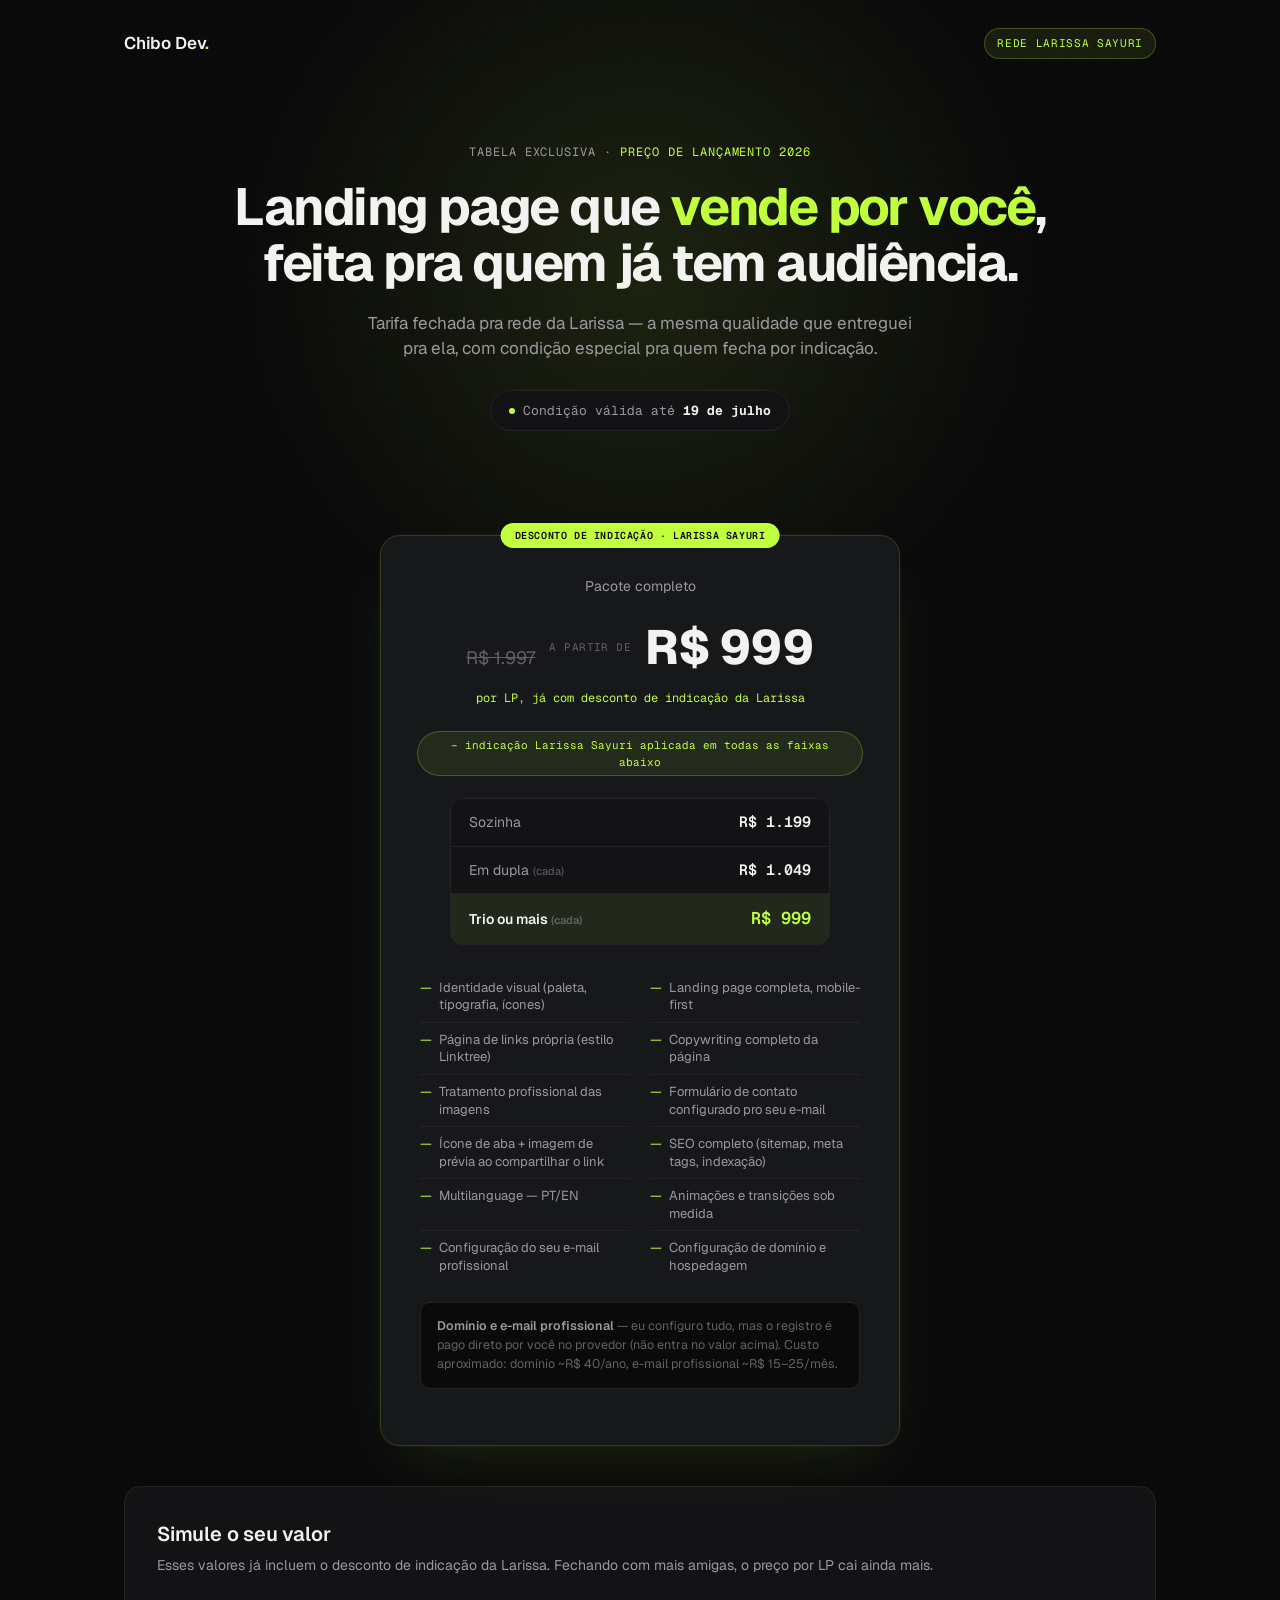
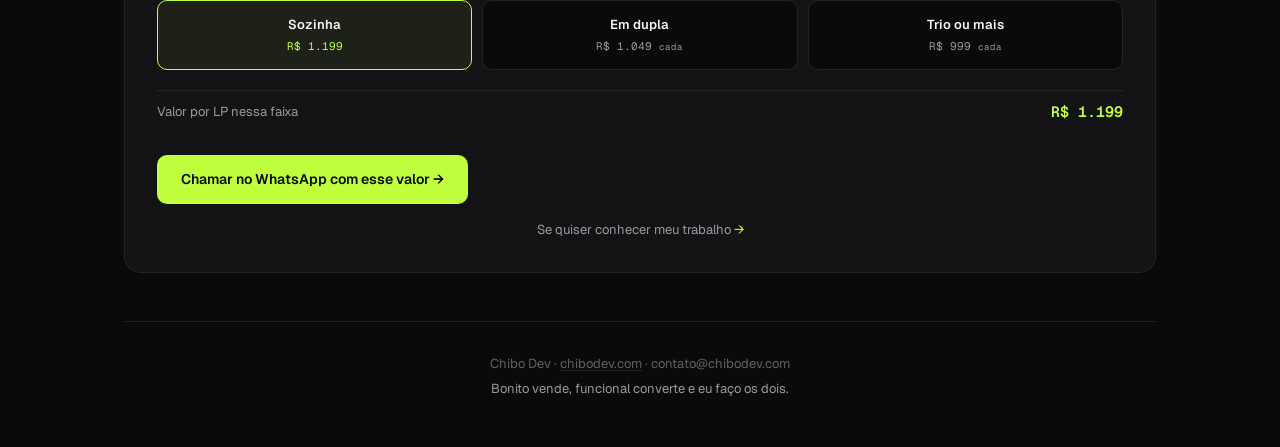
<file: orcamento-copa-das-ceos/index.html>
<!DOCTYPE html>
<html lang="pt-BR" data-theme="dark">
<head>
<meta charset="UTF-8">
<meta name="viewport" content="width=device-width, initial-scale=1.0, viewport-fit=cover">
<meta name="theme-color" content="#0A0A0B">
<meta name="color-scheme" content="dark">
<title>Chibo Dev — Tabela exclusiva · Rede Larissa Sayuri</title>
<meta name="description" content="Landing pages de alta conversão com tarifa exclusiva para a rede da Larissa Sayuri. Desconto de indicação + desconto para quem fecha junto. Válido até 19/07.">
<link rel="canonical" href="https://chibodev.com/orcamento-copa-das-ceos">

<meta property="og:type" content="website">
<meta property="og:url" content="https://chibodev.com/orcamento-copa-das-ceos">
<meta property="og:title" content="Chibo Dev — Tabela exclusiva · Copa das CEOs">
<meta property="og:description" content="Landing page completa por R$999 (trio+), com desconto de indicação da Larissa Sayuri. Válido até 19/07.">
<meta property="og:image" content="https://chibodev.com/og-image.jpg">
<meta property="og:locale" content="pt_BR">

<meta name="twitter:card" content="summary_large_image">
<meta name="twitter:title" content="Chibo Dev — Tabela exclusiva · Copa das CEOs">
<meta name="twitter:description" content="Landing page completa por R$999 (trio+), com desconto de indicação da Larissa Sayuri.">
<meta name="twitter:image" content="https://chibodev.com/og-image.jpg">
<link rel="preconnect" href="https://fonts.googleapis.com">
<link rel="preconnect" href="https://fonts.gstatic.com" crossorigin>
<link href="https://fonts.googleapis.com/css2?family=Geist:wght@300;400;500;600;700;800&family=Geist+Mono:wght@400;500;600&display=swap" rel="stylesheet">
<style>
  :root{
    --bg:#0a0a0b;
    --bg-card:#131315;
    --bg-card-hi:#17181a;
    --line:#232326;
    --line-hi:#2e3d1c;
    --text:#f2f2f0;
    --text-dim:#9a9a9e;
    --text-faint:#616165;
    --lime:#C0FF3E;
    --lime-dim:#8fbf2e;
    --radius:16px;
    --ease:cubic-bezier(0.22,1,0.36,1);
  }
  *{margin:0;padding:0;box-sizing:border-box;}
  html{-webkit-font-smoothing:antialiased;scroll-behavior:smooth;}
  body{
    background:var(--bg);
    color:var(--text);
    font-family:'Geist',-apple-system,BlinkMacSystemFont,sans-serif;
    line-height:1.5;
    position:relative;
    min-height:100vh;
    overflow-x:hidden;
  }
  body::before{
    content:'';
    position:fixed;inset:0;
    background-image:radial-gradient(rgba(255,255,255,.05) 1px, transparent 1px);
    background-size:3px 3px;
    opacity:.35;
    pointer-events:none;
    z-index:1;
  }
  body::after{
    content:'';
    position:fixed;
    top:-20%;left:50%;
    width:900px;height:900px;
    transform:translateX(-50%);
    background:radial-gradient(circle, rgba(192,255,62,.10) 0%, transparent 65%);
    pointer-events:none;
    z-index:0;
  }
  .wrap{position:relative;z-index:2;max-width:1080px;margin:0 auto;padding:0 24px;}
  mono{font-family:'Geist Mono',monospace;}

  /* HEADER */
  header{padding:28px 0;display:flex;align-items:center;justify-content:space-between;}
  .logo{font-size:17px;font-weight:600;letter-spacing:-.01em;}
  .logo .dot{color:var(--lime);}
  .badge{
    font-family:'Geist Mono',monospace;
    font-size:11px;letter-spacing:.06em;text-transform:uppercase;
    color:var(--lime);
    background:rgba(192,255,62,.08);
    border:1px solid rgba(192,255,62,.25);
    padding:6px 12px;border-radius:100px;
  }

  /* HERO */
  .hero{padding:56px 0 48px;text-align:center;}
  .eyebrow{
    font-family:'Geist Mono',monospace;
    font-size:12px;letter-spacing:.08em;text-transform:uppercase;
    color:var(--text-dim);
    margin-bottom:18px;
  }
  .eyebrow span{color:var(--lime);}
  h1{
    font-size:clamp(32px,5vw,52px);
    font-weight:700;
    letter-spacing:-.03em;
    line-height:1.08;
    max-width:820px;
    margin:0 auto 20px;
  }
  h1 em{font-style:normal;color:var(--lime);}
  .hero p{
    font-size:17px;
    color:var(--text-dim);
    max-width:560px;
    margin:0 auto;
  }
  .deadline{
    display:inline-flex;align-items:center;gap:8px;
    margin-top:28px;
    font-family:'Geist Mono',monospace;
    font-size:13px;
    color:var(--text-dim);
    border:1px solid var(--line);
    padding:10px 18px;
    border-radius:100px;
    background:var(--bg-card);
  }
  .deadline .dotpulse{
    width:6px;height:6px;border-radius:50%;background:var(--lime);
    box-shadow:0 0 0 0 rgba(192,255,62,.6);
    animation:pulse 2s infinite;
  }
  @keyframes pulse{
    0%{box-shadow:0 0 0 0 rgba(192,255,62,.5);}
    70%{box-shadow:0 0 0 8px rgba(192,255,62,0);}
    100%{box-shadow:0 0 0 0 rgba(192,255,62,0);}
  }

  /* SINGLE OFFER */
  .single-offer{margin:56px 0 40px;}
  .offer-card{
    max-width:520px;margin:0 auto;
    background:var(--bg-card-hi);
    border:1px solid var(--line-hi);
    border-radius:20px;
    padding:40px 36px 32px;
    text-align:center;
    position:relative;
    box-shadow:0 0 0 1px rgba(192,255,62,.04), 0 24px 60px -20px rgba(192,255,62,.12);
  }
  .offer-card::before{
    content:'Desconto de indicação · Larissa Sayuri';
    position:absolute;top:-13px;left:50%;transform:translateX(-50%);
    font-family:'Geist Mono',monospace;
    font-size:10px;letter-spacing:.06em;text-transform:uppercase;
    background:var(--lime);color:#0a0a0b;font-weight:600;
    padding:5px 14px;border-radius:100px;
    white-space:nowrap;
  }
  .offer-name{font-size:14px;color:var(--text-dim);margin-bottom:14px;}
  .offer-price-row{
    display:flex;align-items:baseline;justify-content:center;gap:14px;
    margin-bottom:6px;
  }
  .offer-list{
    font-size:18px;color:var(--text-faint);
    text-decoration:line-through;
    text-decoration-color:var(--text-faint);
  }
  .offer-from{
    font-family:'Geist Mono',monospace;
    font-size:11px;letter-spacing:.04em;text-transform:uppercase;
    color:var(--text-faint);
    align-self:center;
  }
  .offer-final{font-size:48px;font-weight:800;letter-spacing:-.03em;color:var(--text);}
  .offer-final-note{
    font-family:'Geist Mono',monospace;
    font-size:12px;color:var(--lime);margin-bottom:24px;
  }
  .offer-discount-tag{
    display:inline-flex;align-items:center;gap:6px;
    font-family:'Geist Mono',monospace;
    font-size:11px;color:var(--lime);
    background:rgba(192,255,62,.08);
    border:1px solid rgba(192,255,62,.25);
    padding:5px 12px;border-radius:100px;
    margin-bottom:22px;
  }
  .price-ladder{
    max-width:380px;margin:0 auto 26px;
    border:1px solid var(--line);
    border-radius:12px;
    overflow:hidden;
  }
  .price-row{
    display:flex;justify-content:space-between;align-items:center;
    padding:12px 18px;
    font-size:14px;color:var(--text-dim);
    border-top:1px solid var(--line);
    background:var(--bg-card);
  }
  .price-row:first-child{border-top:none;}
  .price-row small{color:var(--text-faint);font-size:11px;}
  .price-row strong{
    font-family:'Geist Mono',monospace;
    font-size:15px;color:var(--text);
    font-weight:600;
  }
  .price-row.highlight{
    background:rgba(192,255,62,.07);
  }
  .price-row.highlight strong{color:var(--lime);font-size:17px;}
  .price-row.highlight span{color:var(--text);font-weight:600;}
  .offer-list-items{
    list-style:none;text-align:left;margin:0 auto 20px;max-width:440px;
    display:grid;grid-template-columns:1fr 1fr;gap:0 20px;
  }
  .offer-list-items li{
    font-size:13px;color:var(--text-dim);
    padding:8px 0;border-top:1px solid var(--line);
    display:flex;gap:7px;line-height:1.35;
  }
  .offer-list-items li:nth-child(-n+2){border-top:none;}
  .offer-list-items li::before{content:'—';color:var(--lime);flex-shrink:0;}
  .offer-note{
    max-width:440px;margin:0 auto 24px;
    background:var(--bg);
    border:1px solid var(--line);
    border-radius:10px;
    padding:14px 16px;
    text-align:left;
    font-size:12.5px;
    line-height:1.5;
    color:var(--text-faint);
  }
  .offer-note strong{color:var(--text-dim);font-weight:600;}
  .rec-cta{background:var(--lime);color:#0a0a0b;border-color:var(--lime);}
  .rec-cta:hover{background:var(--lime-dim);}

  /* TIERS (legacy, unused) */
  .tiers{
    display:grid;
    grid-template-columns:repeat(3,1fr);
    gap:16px;
    margin:56px 0 40px;
  }
  .tier{
    background:var(--bg-card);
    border:1px solid var(--line);
    border-radius:var(--radius);
    padding:28px 24px 24px;
    position:relative;
    transition:transform .3s var(--ease), border-color .3s var(--ease);
  }
  .tier.rec{
    background:var(--bg-card-hi);
    border-color:var(--line-hi);
  }
  .tier.rec::before{
    content:'Recomendado';
    position:absolute;top:-11px;left:24px;
    font-family:'Geist Mono',monospace;
    font-size:10px;letter-spacing:.06em;text-transform:uppercase;
    background:var(--lime);color:#0a0a0b;
    padding:4px 10px;border-radius:100px;
    font-weight:600;
  }
  .tier-name{font-size:14px;color:var(--text-dim);margin-bottom:6px;}
  .tier-price{font-size:34px;font-weight:700;letter-spacing:-.02em;margin-bottom:2px;}
  .tier-price sup{font-size:16px;font-weight:500;color:var(--text-dim);}
  .tier-final{
    font-family:'Geist Mono',monospace;
    font-size:12px;color:var(--lime);
    margin-bottom:20px;
    min-height:16px;
  }
  .tier ul{list-style:none;margin-bottom:22px;}
  .tier li{
    font-size:13.5px;color:var(--text-dim);
    padding:7px 0;
    border-top:1px solid var(--line);
    display:flex;gap:8px;
  }
  .tier li:first-child{border-top:none;}
  .tier li::before{content:'—';color:var(--lime);flex-shrink:0;}
  .tier-cta{
    display:block;width:100%;text-align:center;
    padding:12px;border-radius:10px;
    font-size:14px;font-weight:600;
    text-decoration:none;
    border:1px solid var(--line);
    color:var(--text);
    transition:background .2s, color .2s, border-color .2s;
  }
  .tier.rec .tier-cta{
    background:var(--lime);color:#0a0a0b;border-color:var(--lime);
  }
  .tier-cta:hover{border-color:var(--lime);}
  .tier.rec .tier-cta:hover{background:var(--lime-dim);}

  /* CALCULATOR */
  .calc{
    background:var(--bg-card);
    border:1px solid var(--line);
    border-radius:var(--radius);
    padding:32px;
    margin-bottom:48px;
  }
  .calc h2{font-size:20px;font-weight:600;margin-bottom:6px;letter-spacing:-.01em;}
  .calc>p{font-size:14px;color:var(--text-dim);margin-bottom:24px;}
  .group-select{
    display:grid;grid-template-columns:repeat(3,1fr);gap:10px;margin-bottom:20px;
  }
  .group-opt{
    background:var(--bg);
    border:1px solid var(--line);
    border-radius:10px;
    padding:14px 12px;
    text-align:center;
    cursor:pointer;
    transition:border-color .2s, background .2s;
  }
  .group-opt.active{border-color:var(--lime);background:rgba(192,255,62,.06);}
  .group-opt .n{font-size:13px;font-weight:600;display:block;}
  .group-opt .d{font-family:'Geist Mono',monospace;font-size:11px;color:var(--text-dim);display:block;margin-top:4px;}
  .group-opt.active .d{color:var(--lime);}
  .discount-line{
    display:flex;justify-content:space-between;align-items:center;
    font-size:13px;color:var(--text-dim);
    padding:10px 0;
    border-top:1px solid var(--line);
  }
  .discount-line strong{color:var(--text);font-family:'Geist Mono',monospace;}
  .total-off{
    font-family:'Geist Mono',monospace;
    color:var(--lime);
    font-size:15px;font-weight:600;
  }
  .wa-btn{
    margin-top:22px;
    display:inline-flex;align-items:center;gap:10px;
    background:var(--lime);color:#0a0a0b;
    padding:14px 24px;border-radius:10px;
    font-size:14px;font-weight:600;
    text-decoration:none;
    transition:background .2s, transform .2s;
  }
  .wa-btn:hover{background:var(--lime-dim);transform:translateY(-1px);}

  .portfolio-link{
    display:block;
    text-align:center;
    margin-top:16px;
    font-size:13px;
    color:var(--text-dim);
    text-decoration:none;
    transition:color .2s;
  }
  .portfolio-link .arrow{
    display:inline-block;
    color:var(--lime);
    transition:transform .3s var(--ease);
  }
  .portfolio-link:hover{color:var(--lime);}
  .portfolio-link:hover .arrow{transform:translateX(3px);}

  footer{
    padding:32px 0 48px;
    text-align:center;
    color:var(--text-faint);
    font-size:13px;
    border-top:1px solid var(--line);
  }
  footer .tag{margin-top:6px;color:var(--text-dim);}
  .footer-link{
    color:var(--text-faint);
    text-decoration:underline;
    text-decoration-color:var(--line);
    text-underline-offset:2px;
    transition:color .2s, text-decoration-color .2s;
  }
  .footer-link:hover{color:var(--lime);text-decoration-color:var(--lime);}

  @media(max-width:760px){
    .tiers{grid-template-columns:1fr;}
    .group-select{grid-template-columns:1fr;}
    .offer-list-items{grid-template-columns:1fr;}
    .offer-list-items li:nth-child(-n+2){border-top:1px solid var(--line);}
    .offer-list-items li:first-child{border-top:none;}
  }

  @media(max-width:420px){
    .wrap{padding:0 16px;}
    .offer-card{padding:32px 20px 24px;}
    .offer-price-row{flex-wrap:wrap;row-gap:4px;}
    .offer-final{font-size:40px;}
    .price-row{padding:12px 14px;}
    header{padding:20px 0;}
    .hero{padding:40px 0 36px;}
    .calc{padding:24px 20px;}
  }
</style>
</head>
<body>
<div class="wrap">

  <header>
    <div class="logo">Chibo Dev<span class="dot">.</span></div>
    <div class="badge">Rede Larissa Sayuri</div>
  </header>

  <section class="hero">
    <div class="eyebrow">Tabela exclusiva · <span>preço de lançamento 2026</span></div>
    <h1>Landing page que <em>vende por você</em>, feita pra quem já tem audiência.</h1>
    <p>Tarifa fechada pra rede da Larissa — a mesma qualidade que entreguei pra ela, com condição especial pra quem fecha por indicação.</p>
    <div class="deadline"><span class="dotpulse"></span> Condição válida até <strong style="color:var(--text)">19 de julho</strong></div>
  </section>

  <section class="single-offer">
    <div class="offer-card">
      <div class="offer-name">Pacote completo</div>
      <div class="offer-price-row">
        <span class="offer-list">R$ 1.997</span>
        <span class="offer-from">a partir de</span>
        <span class="offer-final">R$ 999</span>
      </div>
      <div class="offer-final-note">por LP, já com desconto de indicação da Larissa</div>
      <div class="offer-discount-tag">− indicação Larissa Sayuri aplicada em todas as faixas abaixo</div>

      <div class="price-ladder">
        <div class="price-row">
          <span>Sozinha</span>
          <strong>R$ 1.199</strong>
        </div>
        <div class="price-row">
          <span>Em dupla <small>(cada)</small></span>
          <strong>R$ 1.049</strong>
        </div>
        <div class="price-row highlight">
          <span>Trio ou mais <small>(cada)</small></span>
          <strong>R$ 999</strong>
        </div>
      </div>

      <ul class="offer-list-items">
        <li>Identidade visual (paleta, tipografia, ícones)</li>
        <li>Landing page completa, mobile-first</li>
        <li>Página de links própria (estilo Linktree)</li>
        <li>Copywriting completo da página</li>
        <li>Tratamento profissional das imagens</li>
        <li>Formulário de contato configurado pro seu e-mail</li>
        <li>Ícone de aba + imagem de prévia ao compartilhar o link</li>
        <li>SEO completo (sitemap, meta tags, indexação)</li>
        <li>Multilanguage — PT/EN</li>
        <li>Animações e transições sob medida</li>
        <li>Configuração do seu e-mail profissional</li>
        <li>Configuração de domínio e hospedagem</li>
      </ul>
      <div class="offer-note">
        <strong>Domínio e e-mail profissional</strong> — eu configuro tudo, mas o registro é pago direto por você no provedor (não entra no valor acima). Custo aproximado: domínio ~R$ 40/ano, e-mail profissional ~R$ 15–25/mês.
      </div>
    </div>
  </section>

  <section class="calc" id="calc">
    <h2>Simule o seu valor</h2>
    <p>Esses valores já incluem o desconto de indicação da Larissa. Fechando com mais amigas, o preço por LP cai ainda mais.</p>

    <div class="group-select">
      <div class="group-opt active" data-price="1199" data-label="sozinha">
        <span class="n">Sozinha</span>
        <span class="d">R$ 1.199</span>
      </div>
      <div class="group-opt" data-price="1049" data-label="em dupla (cada)">
        <span class="n">Em dupla</span>
        <span class="d">R$ 1.049 <small>cada</small></span>
      </div>
      <div class="group-opt" data-price="999" data-label="em trio ou mais (cada)">
        <span class="n">Trio ou mais</span>
        <span class="d">R$ 999 <small>cada</small></span>
      </div>
    </div>

    <div class="discount-line">
      <span>Valor por LP nessa faixa</span>
      <span class="total-off" id="final-price">R$ 1.199</span>
    </div>

    <a class="wa-btn" id="wa-link" href="#" target="_blank" rel="noopener">
      Chamar no WhatsApp com esse valor →
    </a>

    <a class="portfolio-link" href="https://chibodev.com" target="_blank" rel="noopener">
      Se quiser conhecer meu trabalho <span class="arrow">→</span>
    </a>
  </section>

  <footer>
    <div>Chibo Dev · <a href="https://chibodev.com" target="_blank" rel="noopener" class="footer-link">chibodev.com</a> · contato@chibodev.com</div>
    <div class="tag">Bonito vende, funcional converte e eu faço os dois.</div>
  </footer>

</div>

<script>
  const groupOpts = document.querySelectorAll('.group-opt');
  const finalPriceEl = document.getElementById('final-price');
  const waLink = document.getElementById('wa-link');
  const WA_NUMBER = '5511981783418';

  let currentPrice = 1199;
  let currentLabel = 'sozinha';

  function fmt(v){
    return v.toLocaleString('pt-BR', {style:'currency', currency:'BRL', minimumFractionDigits:0, maximumFractionDigits:0});
  }

  function update(){
    finalPriceEl.textContent = fmt(currentPrice);

    const msg = `Oi Chibo! Vim pela indicação da Larissa e quero fechar o Pacote completo, ${currentLabel} — ${fmt(currentPrice)} por LP.`;
    waLink.href = `https://wa.me/${WA_NUMBER}?text=${encodeURIComponent(msg)}`;
  }

  groupOpts.forEach(opt=>{
    opt.addEventListener('click', ()=>{
      groupOpts.forEach(o=>o.classList.remove('active'));
      opt.classList.add('active');
      currentPrice = parseInt(opt.dataset.price, 10);
      currentLabel = opt.dataset.label;
      update();
    });
  });

  update();
</script>
</body>
</html>
</file>
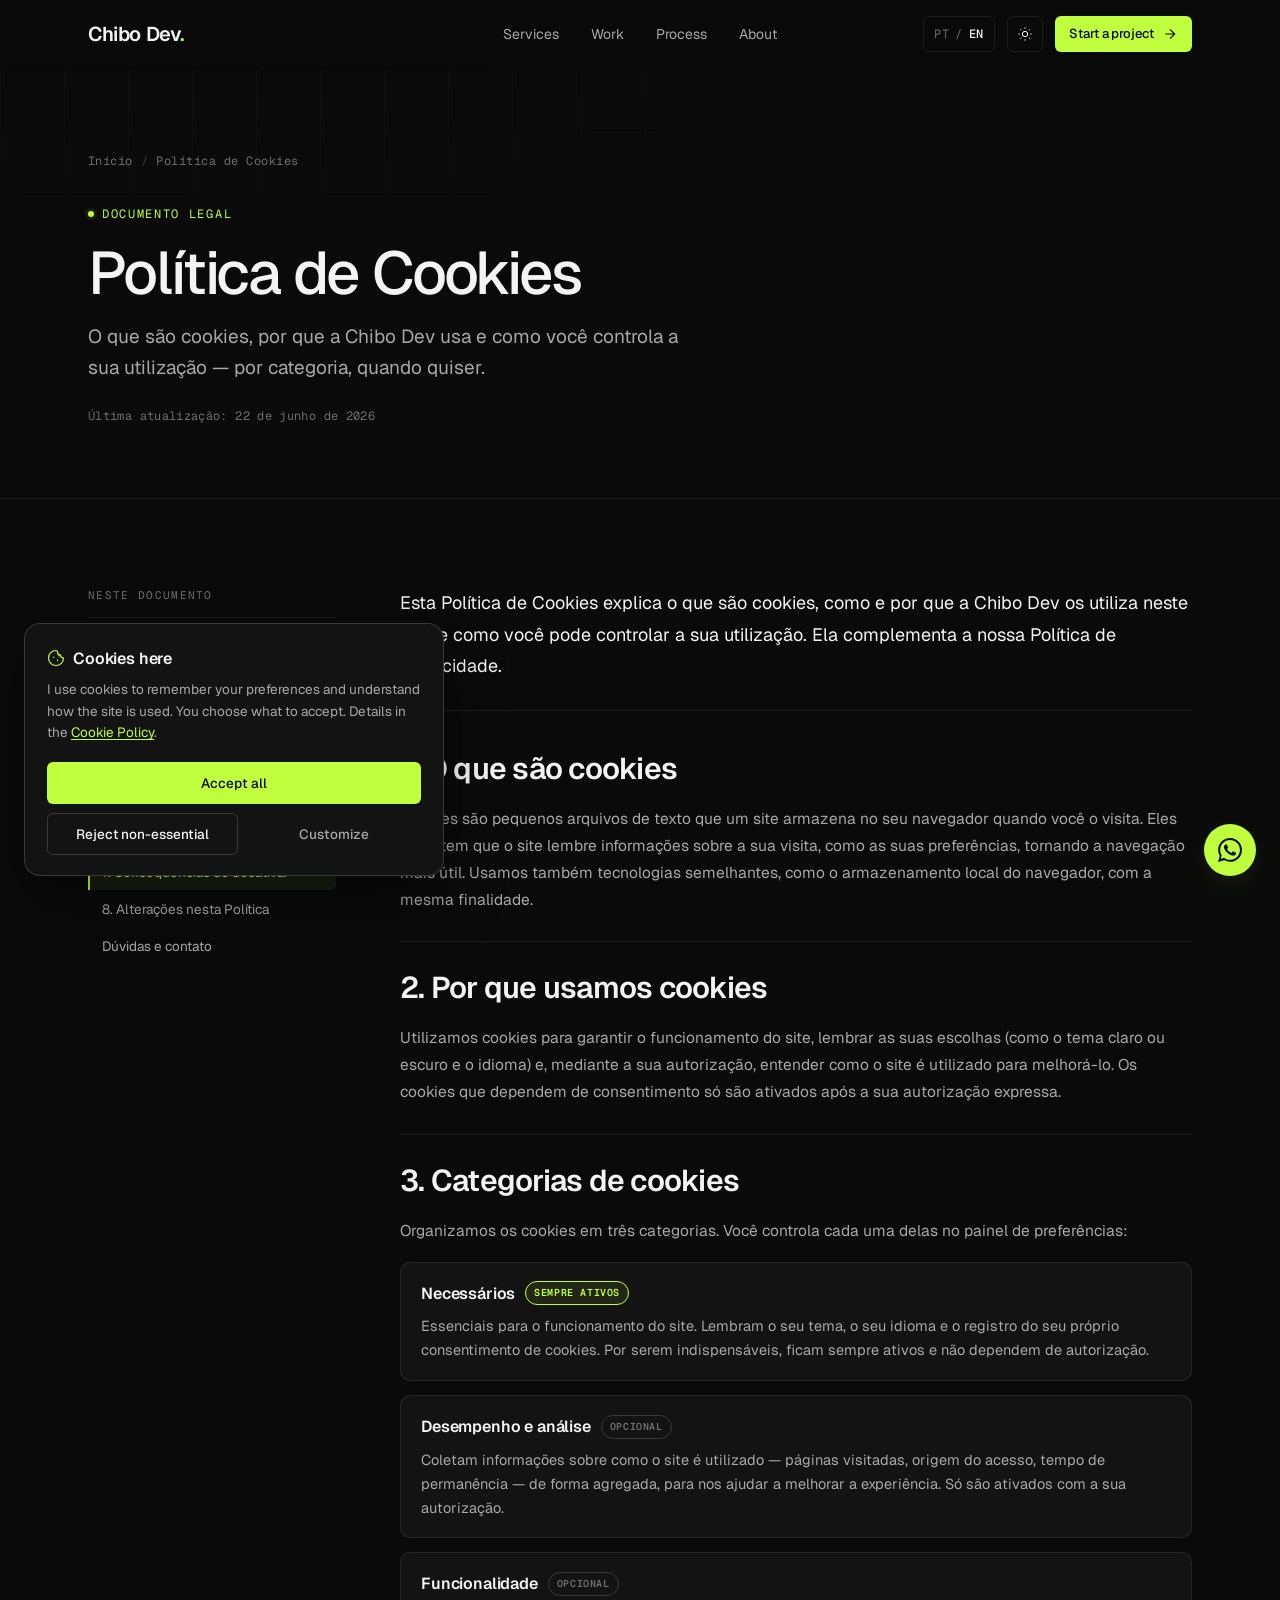
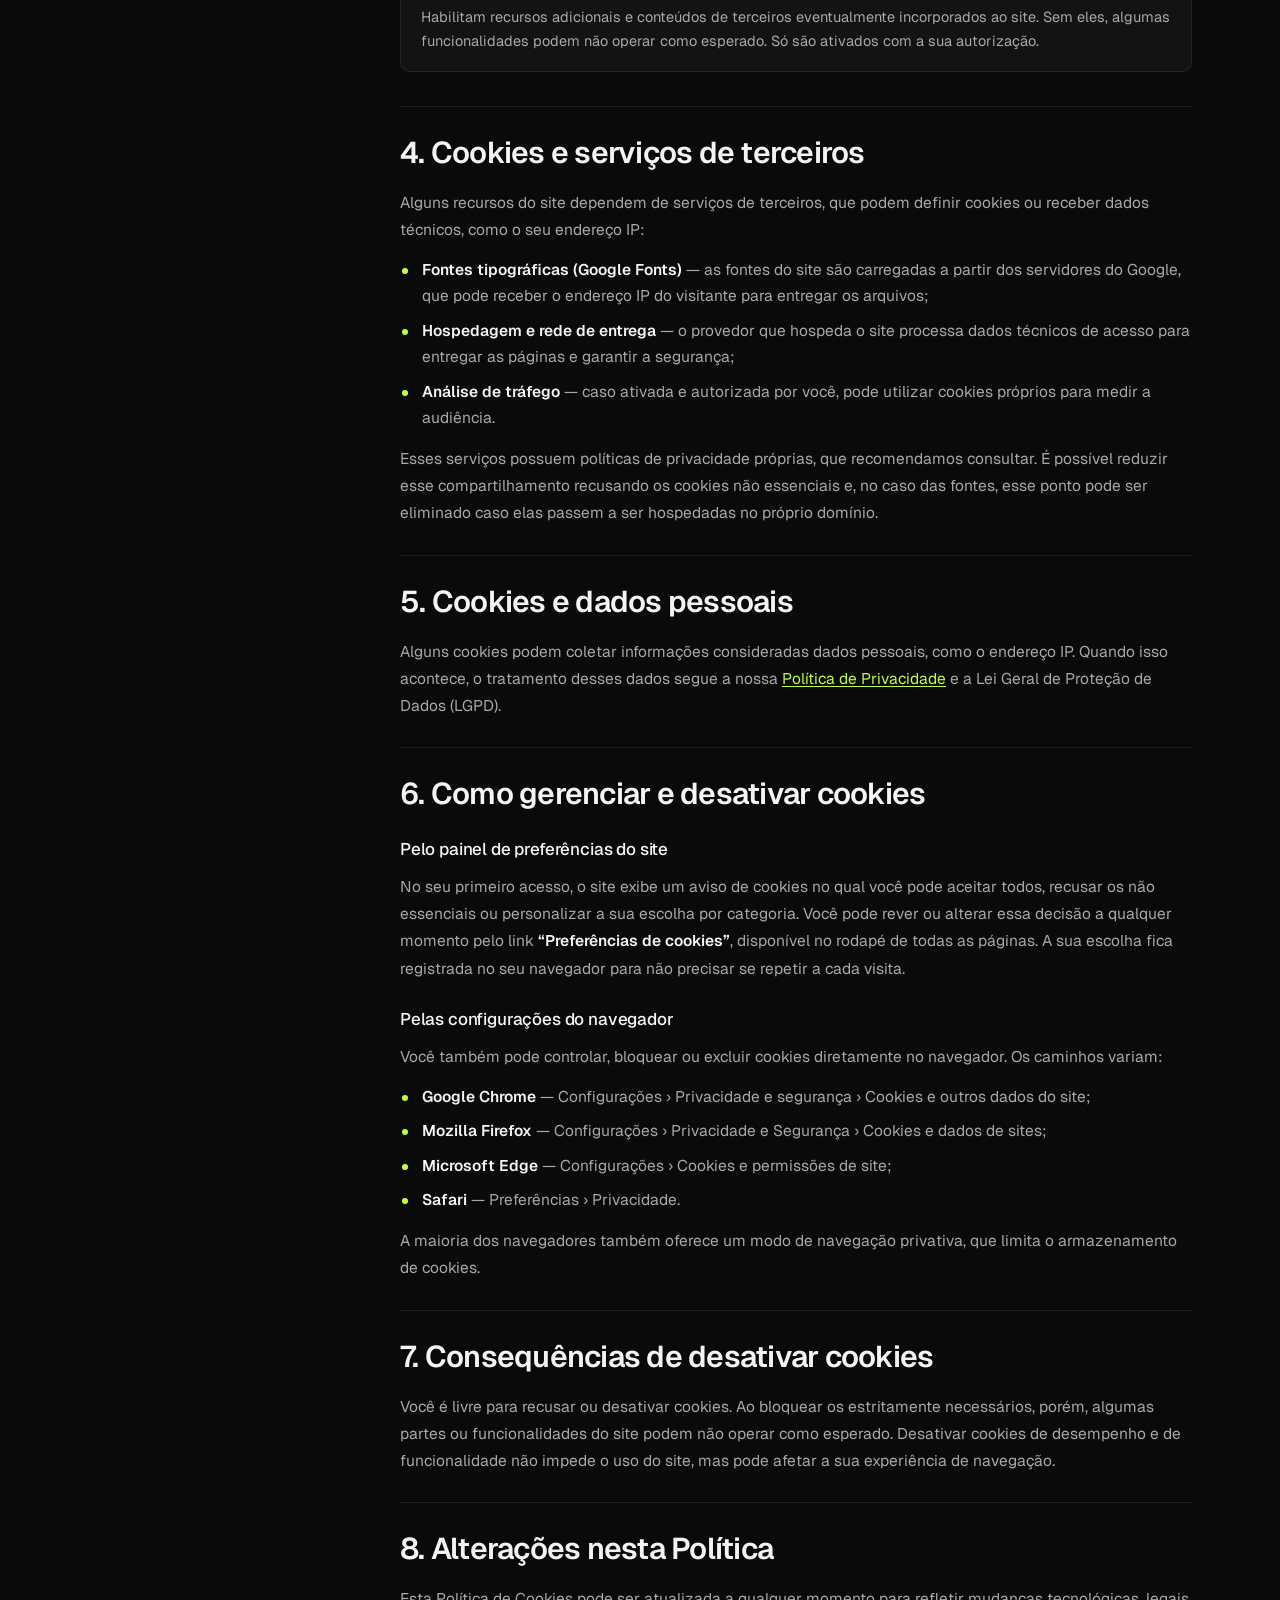
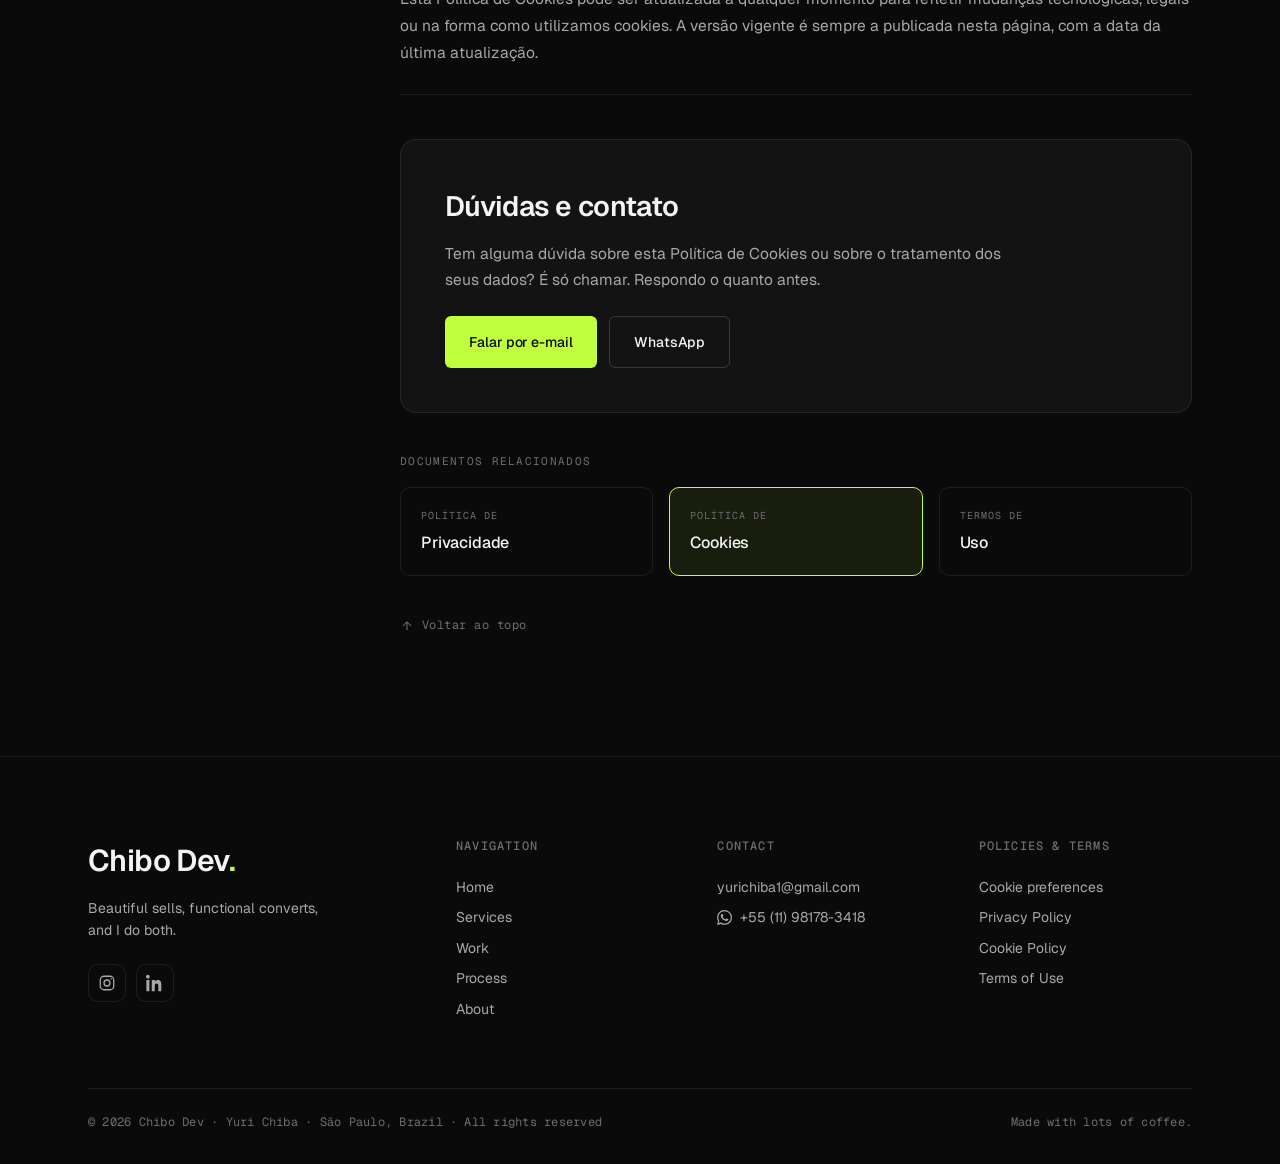
<file: politica-de-cookies.html>
<!DOCTYPE html>
<html lang="pt-BR" data-theme="dark">
<head>
  <meta charset="UTF-8" />
  <meta name="viewport" content="width=device-width, initial-scale=1.0" />
  <meta name="description" content="O que são cookies, como a Chibo Dev os utiliza e como você pode gerenciar ou desativar a sua utilização." />
  <meta name="author" content="Chibo Dev" />
  <meta name="robots" content="index, follow" />
  <meta property="og:title" content="Política de Cookies | Chibo Dev" />
  <meta property="og:description" content="O que são cookies, como a Chibo Dev os utiliza e como você pode gerenciar ou desativar a sua utilização." />
  <meta property="og:type" content="website" />
  <meta property="og:url" content="https://chibodev.com/politica-de-cookies.html" />
  <meta property="og:image" content="https://chibodev.com/assets/img/og-image.jpg" />
  <meta property="og:image:width" content="1200" />
  <meta property="og:image:height" content="630" />
  <meta property="og:image:alt" content="Chibo Dev — criação de sites que convertem" />
  <meta name="twitter:card" content="summary_large_image" />
  <meta name="twitter:image" content="https://chibodev.com/assets/img/og-image.jpg" />
  <link rel="canonical" href="https://chibodev.com/politica-de-cookies.html" />
  <title>Política de Cookies | Chibo Dev</title>
  <link rel="preconnect" href="https://fonts.googleapis.com" />
  <link rel="preconnect" href="https://fonts.gstatic.com" crossorigin />
  <link href="https://fonts.googleapis.com/css2?family=Geist:wght@300;400;500;600;700&family=Geist+Mono:wght@400;500&display=swap" rel="stylesheet" />
  <link rel="stylesheet" href="assets/css/style.css" />
</head>
<body>
  <a id="top"></a>
    <header class="header" id="header">
    <div class="container header__inner">
      <a href="index.html" class="logo" aria-label="Chibo Dev">
        Chibo Dev<span class="logo__dot">.</span>
      </a>
      <nav class="nav" aria-label="Navegação principal">
        <a href="index.html#services" data-i18n="nav.services">Serviços</a>
        <a href="index.html#work" data-i18n="nav.work">Trabalhos</a>
        <a href="index.html#process" data-i18n="nav.process">Processo</a>
        <a href="index.html#about" data-i18n="nav.about">Sobre</a>
      </nav>
      <div class="header__actions">
        <button class="lang-toggle" id="langToggle" aria-label="Trocar idioma">
          <span class="lang-toggle__opt is-active" data-lang="pt">PT</span>
          <span class="lang-toggle__sep">/</span>
          <span class="lang-toggle__opt" data-lang="en">EN</span>
        </button>
        <button class="theme-toggle" id="themeToggle" aria-label="Alternar tema">
          <svg class="theme-toggle__icon theme-toggle__icon--sun" viewBox="0 0 24 24" fill="none" stroke="currentColor" stroke-width="1.5"><circle cx="12" cy="12" r="4"/><path d="M12 2v2M12 20v2M4.93 4.93l1.41 1.41M17.66 17.66l1.41 1.41M2 12h2M20 12h2M4.93 19.07l1.41-1.41M17.66 6.34l1.41-1.41"/></svg>
          <svg class="theme-toggle__icon theme-toggle__icon--moon" viewBox="0 0 24 24" fill="none" stroke="currentColor" stroke-width="1.5"><path d="M21 12.79A9 9 0 1 1 11.21 3 7 7 0 0 0 21 12.79z"/></svg>
        </button>
        <a href="index.html#contact" class="btn btn--primary btn--sm"><span data-i18n="nav.cta">Começar projeto</span><svg viewBox="0 0 24 24" fill="none" stroke="currentColor" stroke-width="1.8"><path d="M5 12h14M12 5l7 7-7 7"/></svg></a>
      </div>
    </div>
  </header>

  <section class="legal-hero">
    <div class="container legal-hero__inner">
      <nav class="breadcrumb" aria-label="Você está em">
        <a href="index.html">Início</a>
        <span class="breadcrumb__sep">/</span>
        <span>Política de Cookies</span>
      </nav>
      <span class="legal-hero__eyebrow">Documento legal</span>
      <h1 class="legal-hero__title">Política de Cookies</h1>
      <p class="legal-hero__lead">O que são cookies, por que a Chibo Dev usa e como você controla a sua utilização — por categoria, quando quiser.</p>
      <p class="legal-hero__meta">Última atualização: 22 de junho de 2026</p>
    </div>
  </section>

  <div class="container">
    <div class="legal-layout">
      <aside class="legal-toc">
        <div class="legal-toc__title">Neste documento <span class="legal-toc__toggle" aria-hidden="true"></span></div>
        <ul class="legal-toc__list">
          <li><a href="#o-que-sao">1. O que são cookies</a></li>
          <li><a href="#por-que">2. Por que usamos cookies</a></li>
          <li><a href="#categorias">3. Categorias de cookies</a></li>
          <li><a href="#terceiros">4. Cookies e serviços de terceiros</a></li>
          <li><a href="#dados-pessoais">5. Cookies e dados pessoais</a></li>
          <li><a href="#gerenciar">6. Como gerenciar e desativar</a></li>
          <li><a href="#consequencias">7. Consequências de desativar</a></li>
          <li><a href="#alteracoes">8. Alterações nesta Política</a></li>
          <li><a href="#contato">Dúvidas e contato</a></li>
        </ul>
      </aside>
      <div class="legal-content">
        <p class="legal-intro">Esta Política de Cookies explica o que são cookies, como e por que a Chibo Dev os utiliza neste site, e como você pode controlar a sua utilização. Ela complementa a nossa <a href="politica-de-privacidade.html">Política de Privacidade</a>.</p>
        <div class="legal-block">
          <h2 id="o-que-sao">1. O que são cookies</h2>
          <p>Cookies são pequenos arquivos de texto que um site armazena no seu navegador quando você o visita. Eles permitem que o site lembre informações sobre a sua visita, como as suas preferências, tornando a navegação mais útil. Usamos também tecnologias semelhantes, como o armazenamento local do navegador, com a mesma finalidade.</p>
        </div>
        <div class="legal-block">
          <h2 id="por-que">2. Por que usamos cookies</h2>
          <p>Utilizamos cookies para garantir o funcionamento do site, lembrar as suas escolhas (como o tema claro ou escuro e o idioma) e, mediante a sua autorização, entender como o site é utilizado para melhorá-lo. Os cookies que dependem de consentimento só são ativados após a sua autorização expressa.</p>
        </div>
        <div class="legal-block">
          <h2 id="categorias">3. Categorias de cookies</h2>
          <p>Organizamos os cookies em três categorias. Você controla cada uma delas no painel de preferências:</p>
          <div class="legal-deflist">
          <div class="legal-defitem">
            <div class="legal-defitem__term">Necessários <span class="legal-defitem__tag legal-defitem__tag--always">Sempre ativos</span></div>
            <div class="legal-defitem__desc">Essenciais para o funcionamento do site. Lembram o seu tema, o seu idioma e o registro do seu próprio consentimento de cookies. Por serem indispensáveis, ficam sempre ativos e não dependem de autorização.</div>
          </div>
          <div class="legal-defitem">
            <div class="legal-defitem__term">Desempenho e análise <span class="legal-defitem__tag">Opcional</span></div>
            <div class="legal-defitem__desc">Coletam informações sobre como o site é utilizado — páginas visitadas, origem do acesso, tempo de permanência — de forma agregada, para nos ajudar a melhorar a experiência. Só são ativados com a sua autorização.</div>
          </div>
          <div class="legal-defitem">
            <div class="legal-defitem__term">Funcionalidade <span class="legal-defitem__tag">Opcional</span></div>
            <div class="legal-defitem__desc">Habilitam recursos adicionais e conteúdos de terceiros eventualmente incorporados ao site. Sem eles, algumas funcionalidades podem não operar como esperado. Só são ativados com a sua autorização.</div>
          </div>
          </div>
        </div>
        <div class="legal-block">
          <h2 id="terceiros">4. Cookies e serviços de terceiros</h2>
          <p>Alguns recursos do site dependem de serviços de terceiros, que podem definir cookies ou receber dados técnicos, como o seu endereço IP:</p>
          <ul>
            <li><strong>Fontes tipográficas (Google Fonts)</strong> — as fontes do site são carregadas a partir dos servidores do Google, que pode receber o endereço IP do visitante para entregar os arquivos;</li>
            <li><strong>Hospedagem e rede de entrega</strong> — o provedor que hospeda o site processa dados técnicos de acesso para entregar as páginas e garantir a segurança;</li>
            <li><strong>Análise de tráfego</strong> — caso ativada e autorizada por você, pode utilizar cookies próprios para medir a audiência.</li>
          </ul>
          <p>Esses serviços possuem políticas de privacidade próprias, que recomendamos consultar. É possível reduzir esse compartilhamento recusando os cookies não essenciais e, no caso das fontes, esse ponto pode ser eliminado caso elas passem a ser hospedadas no próprio domínio.</p>
        </div>
        <div class="legal-block">
          <h2 id="dados-pessoais">5. Cookies e dados pessoais</h2>
          <p>Alguns cookies podem coletar informações consideradas dados pessoais, como o endereço IP. Quando isso acontece, o tratamento desses dados segue a nossa <a href="politica-de-privacidade.html">Política de Privacidade</a> e a Lei Geral de Proteção de Dados (LGPD).</p>
        </div>
        <div class="legal-block">
          <h2 id="gerenciar">6. Como gerenciar e desativar cookies</h2>
          <h3>Pelo painel de preferências do site</h3>
          <p>No seu primeiro acesso, o site exibe um aviso de cookies no qual você pode aceitar todos, recusar os não essenciais ou personalizar a sua escolha por categoria. Você pode rever ou alterar essa decisão a qualquer momento pelo link <strong>“Preferências de cookies”</strong>, disponível no rodapé de todas as páginas. A sua escolha fica registrada no seu navegador para não precisar se repetir a cada visita.</p>
          <h3>Pelas configurações do navegador</h3>
          <p>Você também pode controlar, bloquear ou excluir cookies diretamente no navegador. Os caminhos variam:</p>
          <ul>
            <li><strong>Google Chrome</strong> — Configurações › Privacidade e segurança › Cookies e outros dados do site;</li>
            <li><strong>Mozilla Firefox</strong> — Configurações › Privacidade e Segurança › Cookies e dados de sites;</li>
            <li><strong>Microsoft Edge</strong> — Configurações › Cookies e permissões de site;</li>
            <li><strong>Safari</strong> — Preferências › Privacidade.</li>
          </ul>
          <p>A maioria dos navegadores também oferece um modo de navegação privativa, que limita o armazenamento de cookies.</p>
        </div>
        <div class="legal-block">
          <h2 id="consequencias">7. Consequências de desativar cookies</h2>
          <p>Você é livre para recusar ou desativar cookies. Ao bloquear os estritamente necessários, porém, algumas partes ou funcionalidades do site podem não operar como esperado. Desativar cookies de desempenho e de funcionalidade não impede o uso do site, mas pode afetar a sua experiência de navegação.</p>
        </div>
        <div class="legal-block">
          <h2 id="alteracoes">8. Alterações nesta Política</h2>
          <p>Esta Política de Cookies pode ser atualizada a qualquer momento para refletir mudanças tecnológicas, legais ou na forma como utilizamos cookies. A versão vigente é sempre a publicada nesta página, com a data da última atualização.</p>
        </div>
        <div class="legal-contact">
          <h2 id="contato">Dúvidas e contato</h2>
          <p>Tem alguma dúvida sobre esta Política de Cookies ou sobre o tratamento dos seus dados? É só chamar. Respondo o quanto antes.</p>
          <div class="legal-contact__actions">
            <a href="mailto:yurichiba1@gmail.com" class="btn btn--primary">Falar por e-mail</a>
            <a href="https://wa.me/5511981783418" target="_blank" rel="noopener" class="btn btn--ghost">WhatsApp</a>
          </div>
        </div>

        <div class="legal-related">
          <p class="legal-related__title">Documentos relacionados</p>
          <div class="legal-related__grid">
          <a href="politica-de-privacidade.html" class="legal-related__card">
            <span class="legal-related__card-label">Política de</span>
            <span class="legal-related__card-title">Privacidade</span>
          </a>
          <a href="politica-de-cookies.html" class="legal-related__card" aria-current="page">
            <span class="legal-related__card-label">Política de</span>
            <span class="legal-related__card-title">Cookies</span>
          </a>
          <a href="termos-de-uso.html" class="legal-related__card">
            <span class="legal-related__card-label">Termos de</span>
            <span class="legal-related__card-title">Uso</span>
          </a>
          </div>
        </div>

        <a href="#top" class="to-top" data-to-top><svg viewBox="0 0 24 24" fill="none" stroke="currentColor" stroke-width="1.8"><path d="M12 19V5M5 12l7-7 7 7"/></svg> Voltar ao topo</a>
      </div>
    </div>
  </div>

    <footer class="footer">
    <div class="container">
      <div class="footer__grid">
        <div class="footer__brand">
          <div class="logo">Chibo Dev<span class="logo__dot">.</span></div>
          <p data-i18n="footer.tagline">Bonito vende, funcional converte<br>e eu faço os dois.</p>
          <div class="footer__social">
            <a href="https://instagram.com/chibodev" target="_blank" rel="noopener" aria-label="Instagram">
              <svg viewBox="0 0 24 24" fill="none" stroke="currentColor" stroke-width="1.7"><rect x="3" y="3" width="18" height="18" rx="5"/><circle cx="12" cy="12" r="4"/><circle cx="17.5" cy="6.5" r="1" fill="currentColor" stroke="none"/></svg>
            </a>
            <a href="https://www.linkedin.com/in/yuri-chiba/" target="_blank" rel="noopener" aria-label="LinkedIn">
              <svg viewBox="0 0 24 24" fill="currentColor"><path d="M4.98 3.5C4.98 4.88 3.87 6 2.5 6S0 4.88 0 3.5 1.12 1 2.5 1s2.48 1.12 2.48 2.5zM.5 8h4V23h-4V8zm7.5 0h3.8v2.05h.05c.53-1 1.83-2.05 3.77-2.05 4.03 0 4.78 2.65 4.78 6.1V23h-4v-6.6c0-1.57-.03-3.6-2.2-3.6-2.2 0-2.54 1.72-2.54 3.49V23h-4V8z"/></svg>
            </a>
          </div>
        </div>

        <div class="footer__col">
          <h4 data-i18n="footer.nav">Navegação</h4>
          <a href="index.html" data-i18n="nav.home">Início</a>
          <a href="index.html#services" data-i18n="nav.services">Serviços</a>
          <a href="index.html#work" data-i18n="nav.work">Trabalhos</a>
          <a href="index.html#process" data-i18n="nav.process">Processo</a>
          <a href="index.html#about" data-i18n="nav.about">Sobre</a>
        </div>

        <div class="footer__col">
          <h4 data-i18n="footer.contact">Contato</h4>
          <a href="mailto:yurichiba1@gmail.com">yurichiba1@gmail.com</a>
          <a href="https://wa.me/5511981783418" target="_blank" rel="noopener" class="footer__wa">
            <svg class="footer__wa-icon" viewBox="0 0 24 24" fill="currentColor" aria-hidden="true"><path d="M.057 24l1.687-6.163a11.867 11.867 0 0 1-1.587-5.946C.16 5.335 5.495 0 12.05 0a11.817 11.817 0 0 1 8.413 3.488 11.824 11.824 0 0 1 3.48 8.414c-.003 6.557-5.338 11.892-11.893 11.892a11.9 11.9 0 0 1-5.688-1.448L.057 24zm6.597-3.807c1.676.995 3.276 1.591 5.392 1.592 5.448 0 9.886-4.434 9.889-9.885.002-5.462-4.415-9.89-9.881-9.892-5.452 0-9.887 4.434-9.889 9.884a9.86 9.86 0 0 0 1.51 5.26l-.999 3.648 3.738-.981zm11.387-5.464c-.074-.124-.272-.198-.57-.347-.297-.149-1.758-.868-2.031-.967-.272-.099-.47-.149-.669.149-.198.297-.768.967-.941 1.165-.173.198-.347.223-.644.074-.297-.149-1.255-.462-2.39-1.475-.883-.788-1.48-1.761-1.653-2.059-.173-.297-.018-.458.13-.606.134-.133.297-.347.446-.521.151-.172.2-.296.3-.495.099-.198.05-.372-.025-.521-.075-.148-.669-1.611-.916-2.206-.242-.579-.487-.501-.669-.51l-.57-.01c-.198 0-.52.074-.792.372s-1.04 1.016-1.04 2.479 1.065 2.876 1.213 3.074c.149.198 2.095 3.2 5.076 4.487.709.306 1.263.489 1.694.626.712.226 1.36.194 1.872.118.571-.085 1.758-.719 2.006-1.413.248-.695.248-1.29.173-1.414z"/></svg>
            +55 (11) 98178-3418
          </a>
        </div>

        <div class="footer__col">
          <h4 data-i18n="footer.legal">Políticas e termos</h4>
          <a href="#" data-cookie-prefs data-i18n="footer.prefs">Preferências de cookies</a>
          <a href="politica-de-privacidade.html" data-i18n="footer.privacy">Política de Privacidade</a>
          <a href="politica-de-cookies.html" data-i18n="footer.cookies">Política de Cookies</a>
          <a href="termos-de-uso.html" data-i18n="footer.terms">Termos de Uso</a>
        </div>
      </div>

      <div class="footer__bottom">
        <!-- Quando o CNPJ sair: trocar por "© 2026 Chibo Dev · Yuri Chiba — CNPJ XX.XXX.XXX/0001-XX · São Paulo, Brasil · Todos os direitos reservados" (atualizar também em main.js: footer.copyright PT/EN) -->
        <span data-i18n="footer.copyright">© 2026 Chibo Dev · Yuri Chiba · São Paulo, Brasil · Todos os direitos reservados</span>
        <span data-i18n="footer.made">Feito com muito café.</span>
      </div>
    </div>
  </footer>

  <a href="https://wa.me/5511981783418" class="float-wa" target="_blank" rel="noopener" aria-label="WhatsApp"><svg viewBox="0 0 24 24" fill="currentColor"><path d="M.057 24l1.687-6.163a11.867 11.867 0 0 1-1.587-5.946C.16 5.335 5.495 0 12.05 0a11.817 11.817 0 0 1 8.413 3.488 11.824 11.824 0 0 1 3.48 8.414c-.003 6.557-5.338 11.892-11.893 11.892a11.9 11.9 0 0 1-5.688-1.448L.057 24zm6.597-3.807c1.676.995 3.276 1.591 5.392 1.592 5.448 0 9.886-4.434 9.889-9.885.002-5.462-4.415-9.89-9.881-9.892-5.452 0-9.887 4.434-9.889 9.884a9.86 9.86 0 0 0 1.51 5.26l-.999 3.648 3.738-.981zm11.387-5.464c-.074-.124-.272-.198-.57-.347-.297-.149-1.758-.868-2.031-.967-.272-.099-.47-.149-.669.149-.198.297-.768.967-.941 1.165-.173.198-.347.223-.644.074-.297-.149-1.255-.462-2.39-1.475-.883-.788-1.48-1.761-1.653-2.059-.173-.297-.018-.458.13-.606.134-.133.297-.347.446-.521.151-.172.2-.296.3-.495.099-.198.05-.372-.025-.521-.075-.148-.669-1.611-.916-2.206-.242-.579-.487-.501-.669-.51l-.57-.01c-.198 0-.52.074-.792.372s-1.04 1.016-1.04 2.479 1.065 2.876 1.213 3.074c.149.198 2.095 3.2 5.076 4.487.709.306 1.263.489 1.694.626.712.226 1.36.194 1.872.118.571-.085 1.758-.719 2.006-1.413.248-.695.248-1.29.173-1.414z"/></svg></a>

  <script src="assets/js/main.js"></script>
  <script src="assets/js/cookie-consent.js"></script>
</body>
</html>
</file>
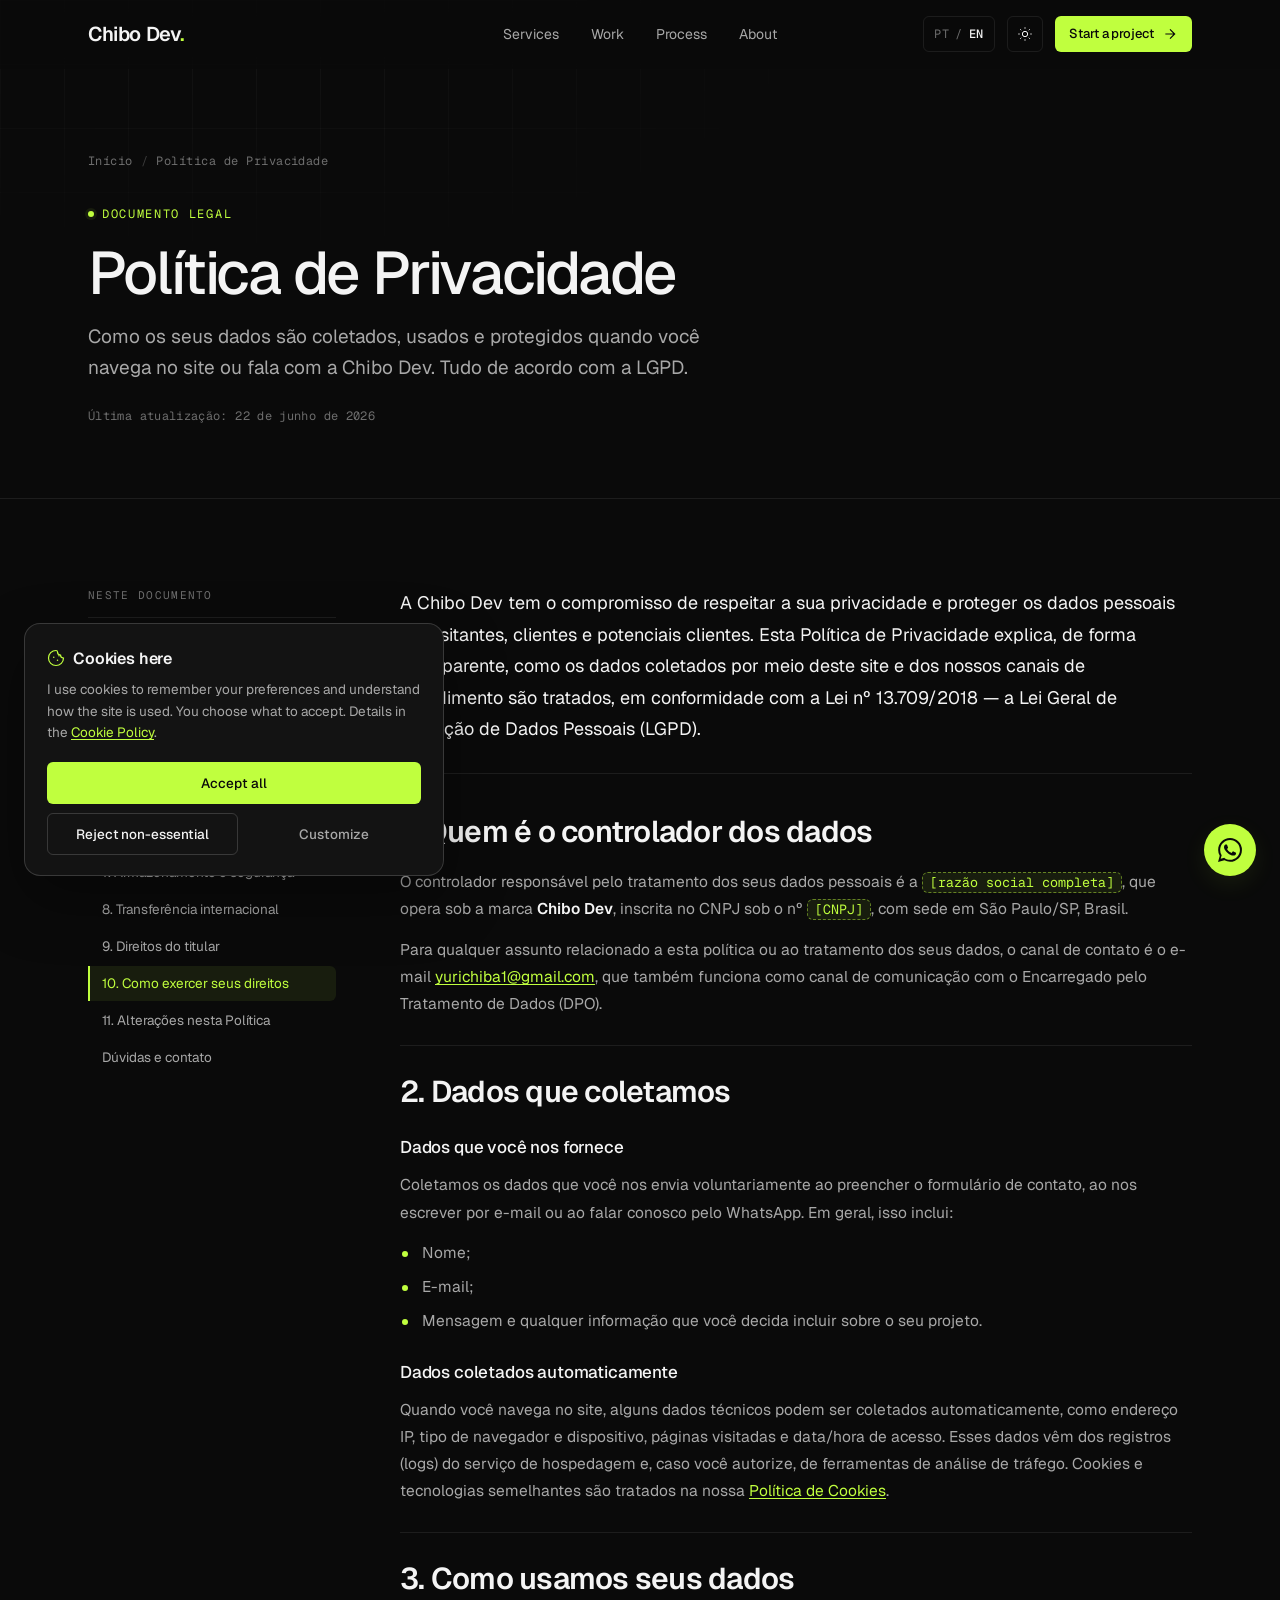
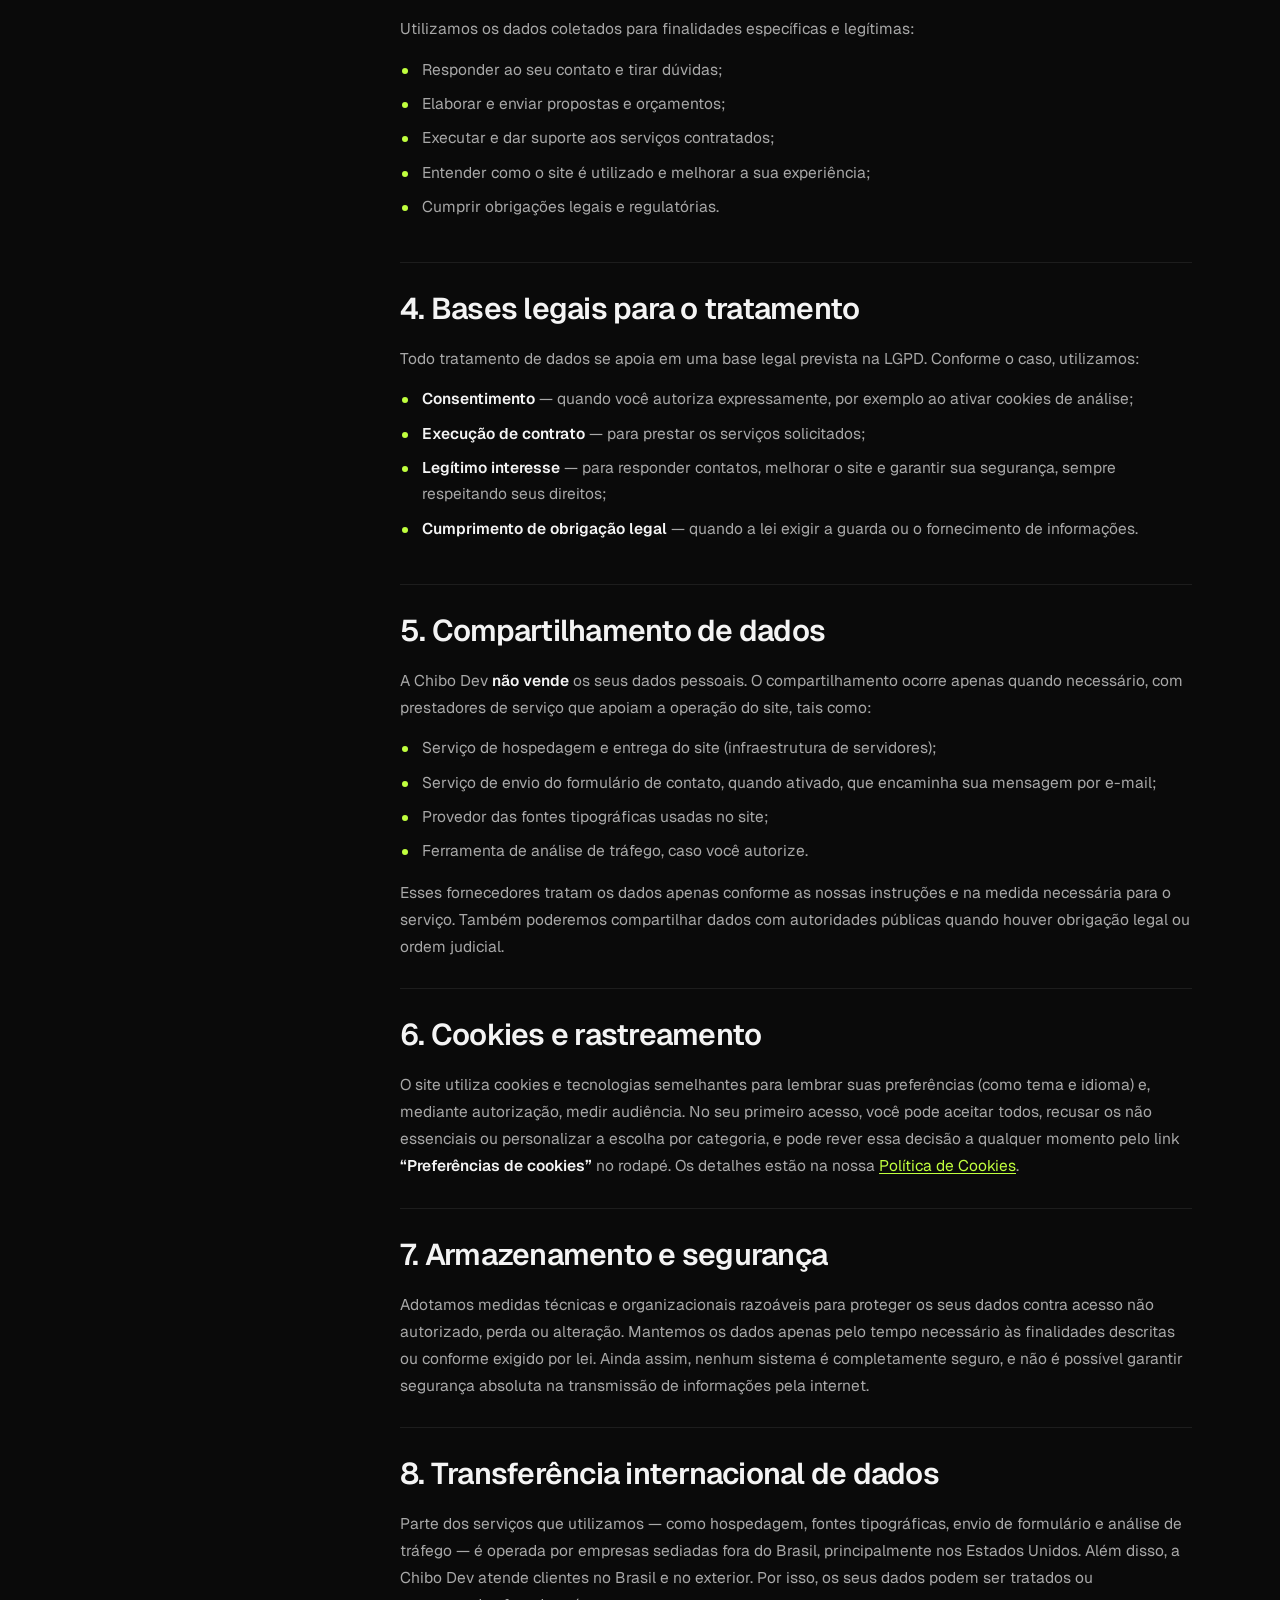
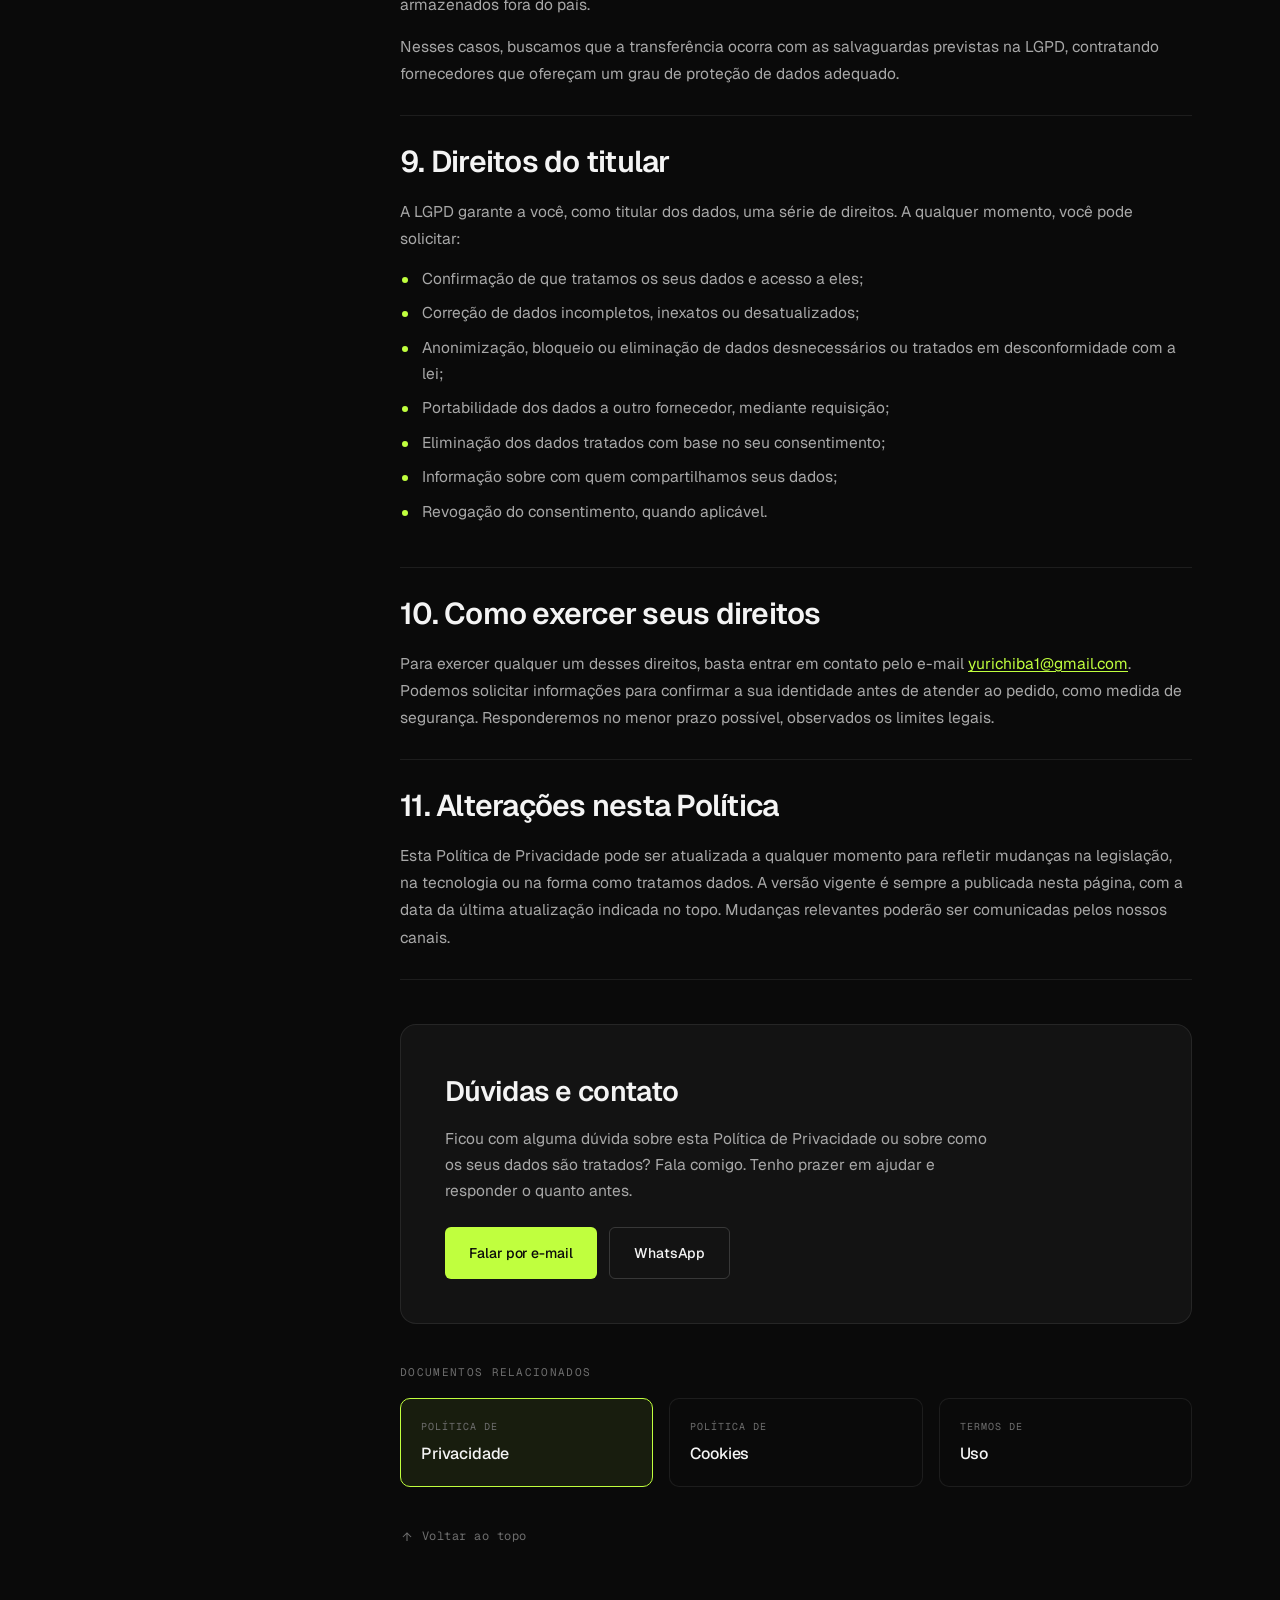
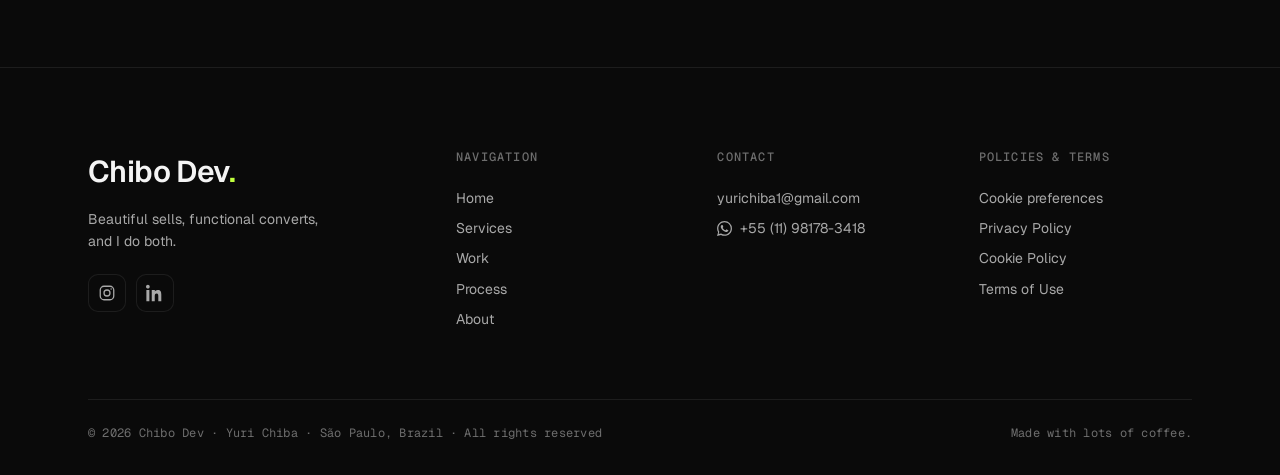
<file: politica-de-privacidade.html>
<!DOCTYPE html>
<html lang="pt-BR" data-theme="dark">
<head>
  <meta charset="UTF-8" />
  <meta name="viewport" content="width=device-width, initial-scale=1.0" />
  <meta name="description" content="Como a Chibo Dev coleta, usa, compartilha e protege os seus dados pessoais, em conformidade com a LGPD." />
  <meta name="author" content="Chibo Dev" />
  <meta name="robots" content="index, follow" />
  <meta property="og:title" content="Política de Privacidade | Chibo Dev" />
  <meta property="og:description" content="Como a Chibo Dev coleta, usa, compartilha e protege os seus dados pessoais, em conformidade com a LGPD." />
  <meta property="og:type" content="website" />
  <meta property="og:url" content="https://chibodev.com/politica-de-privacidade.html" />
  <meta property="og:image" content="https://chibodev.com/assets/img/og-image.jpg" />
  <meta property="og:image:width" content="1200" />
  <meta property="og:image:height" content="630" />
  <meta property="og:image:alt" content="Chibo Dev — criação de sites que convertem" />
  <meta name="twitter:card" content="summary_large_image" />
  <meta name="twitter:image" content="https://chibodev.com/assets/img/og-image.jpg" />
  <link rel="canonical" href="https://chibodev.com/politica-de-privacidade.html" />
  <title>Política de Privacidade | Chibo Dev</title>
  <link rel="preconnect" href="https://fonts.googleapis.com" />
  <link rel="preconnect" href="https://fonts.gstatic.com" crossorigin />
  <link href="https://fonts.googleapis.com/css2?family=Geist:wght@300;400;500;600;700&family=Geist+Mono:wght@400;500&display=swap" rel="stylesheet" />
  <link rel="stylesheet" href="assets/css/style.css" />
</head>
<body>
  <a id="top"></a>
    <header class="header" id="header">
    <div class="container header__inner">
      <a href="index.html" class="logo" aria-label="Chibo Dev">
        Chibo Dev<span class="logo__dot">.</span>
      </a>
      <nav class="nav" aria-label="Navegação principal">
        <a href="index.html#services" data-i18n="nav.services">Serviços</a>
        <a href="index.html#work" data-i18n="nav.work">Trabalhos</a>
        <a href="index.html#process" data-i18n="nav.process">Processo</a>
        <a href="index.html#about" data-i18n="nav.about">Sobre</a>
      </nav>
      <div class="header__actions">
        <button class="lang-toggle" id="langToggle" aria-label="Trocar idioma">
          <span class="lang-toggle__opt is-active" data-lang="pt">PT</span>
          <span class="lang-toggle__sep">/</span>
          <span class="lang-toggle__opt" data-lang="en">EN</span>
        </button>
        <button class="theme-toggle" id="themeToggle" aria-label="Alternar tema">
          <svg class="theme-toggle__icon theme-toggle__icon--sun" viewBox="0 0 24 24" fill="none" stroke="currentColor" stroke-width="1.5"><circle cx="12" cy="12" r="4"/><path d="M12 2v2M12 20v2M4.93 4.93l1.41 1.41M17.66 17.66l1.41 1.41M2 12h2M20 12h2M4.93 19.07l1.41-1.41M17.66 6.34l1.41-1.41"/></svg>
          <svg class="theme-toggle__icon theme-toggle__icon--moon" viewBox="0 0 24 24" fill="none" stroke="currentColor" stroke-width="1.5"><path d="M21 12.79A9 9 0 1 1 11.21 3 7 7 0 0 0 21 12.79z"/></svg>
        </button>
        <a href="index.html#contact" class="btn btn--primary btn--sm"><span data-i18n="nav.cta">Começar projeto</span><svg viewBox="0 0 24 24" fill="none" stroke="currentColor" stroke-width="1.8"><path d="M5 12h14M12 5l7 7-7 7"/></svg></a>
      </div>
    </div>
  </header>

  <section class="legal-hero">
    <div class="container legal-hero__inner">
      <nav class="breadcrumb" aria-label="Você está em">
        <a href="index.html">Início</a>
        <span class="breadcrumb__sep">/</span>
        <span>Política de Privacidade</span>
      </nav>
      <span class="legal-hero__eyebrow">Documento legal</span>
      <h1 class="legal-hero__title">Política de Privacidade</h1>
      <p class="legal-hero__lead">Como os seus dados são coletados, usados e protegidos quando você navega no site ou fala com a Chibo Dev. Tudo de acordo com a LGPD.</p>
      <p class="legal-hero__meta">Última atualização: 22 de junho de 2026</p>
    </div>
  </section>

  <div class="container">
    <div class="legal-layout">
      <aside class="legal-toc">
        <div class="legal-toc__title">Neste documento <span class="legal-toc__toggle" aria-hidden="true"></span></div>
        <ul class="legal-toc__list">
          <li><a href="#controlador">1. Quem é o controlador</a></li>
          <li><a href="#dados">2. Dados que coletamos</a></li>
          <li><a href="#uso">3. Como usamos seus dados</a></li>
          <li><a href="#bases">4. Bases legais</a></li>
          <li><a href="#compartilhamento">5. Compartilhamento</a></li>
          <li><a href="#cookies">6. Cookies e rastreamento</a></li>
          <li><a href="#seguranca">7. Armazenamento e segurança</a></li>
          <li><a href="#transferencia">8. Transferência internacional</a></li>
          <li><a href="#direitos">9. Direitos do titular</a></li>
          <li><a href="#exercer">10. Como exercer seus direitos</a></li>
          <li><a href="#alteracoes">11. Alterações nesta Política</a></li>
          <li><a href="#contato">Dúvidas e contato</a></li>
        </ul>
      </aside>
      <div class="legal-content">
        <p class="legal-intro">A Chibo Dev tem o compromisso de respeitar a sua privacidade e proteger os dados pessoais de visitantes, clientes e potenciais clientes. Esta Política de Privacidade explica, de forma transparente, como os dados coletados por meio deste site e dos nossos canais de atendimento são tratados, em conformidade com a Lei nº 13.709/2018 — a Lei Geral de Proteção de Dados Pessoais (LGPD).</p>
        <div class="legal-block">
          <h2 id="controlador">1. Quem é o controlador dos dados</h2>
          <p>O controlador responsável pelo tratamento dos seus dados pessoais é a <span class="legal-ph">[razão social completa]</span>, que opera sob a marca <strong>Chibo Dev</strong>, inscrita no CNPJ sob o nº <span class="legal-ph">[CNPJ]</span>, com sede em São Paulo/SP, Brasil.</p>
          <p>Para qualquer assunto relacionado a esta política ou ao tratamento dos seus dados, o canal de contato é o e-mail <a href="mailto:yurichiba1@gmail.com">yurichiba1@gmail.com</a>, que também funciona como canal de comunicação com o Encarregado pelo Tratamento de Dados (DPO).</p>
        </div>
        <div class="legal-block">
          <h2 id="dados">2. Dados que coletamos</h2>
          <h3>Dados que você nos fornece</h3>
          <p>Coletamos os dados que você nos envia voluntariamente ao preencher o formulário de contato, ao nos escrever por e-mail ou ao falar conosco pelo WhatsApp. Em geral, isso inclui:</p>
          <ul>
            <li>Nome;</li>
            <li>E-mail;</li>
            <li>Mensagem e qualquer informação que você decida incluir sobre o seu projeto.</li>
          </ul>
          <h3>Dados coletados automaticamente</h3>
          <p>Quando você navega no site, alguns dados técnicos podem ser coletados automaticamente, como endereço IP, tipo de navegador e dispositivo, páginas visitadas e data/hora de acesso. Esses dados vêm dos registros (logs) do serviço de hospedagem e, caso você autorize, de ferramentas de análise de tráfego. Cookies e tecnologias semelhantes são tratados na nossa <a href="politica-de-cookies.html">Política de Cookies</a>.</p>
        </div>
        <div class="legal-block">
          <h2 id="uso">3. Como usamos seus dados</h2>
          <p>Utilizamos os dados coletados para finalidades específicas e legítimas:</p>
          <ul>
            <li>Responder ao seu contato e tirar dúvidas;</li>
            <li>Elaborar e enviar propostas e orçamentos;</li>
            <li>Executar e dar suporte aos serviços contratados;</li>
            <li>Entender como o site é utilizado e melhorar a sua experiência;</li>
            <li>Cumprir obrigações legais e regulatórias.</li>
          </ul>
        </div>
        <div class="legal-block">
          <h2 id="bases">4. Bases legais para o tratamento</h2>
          <p>Todo tratamento de dados se apoia em uma base legal prevista na LGPD. Conforme o caso, utilizamos:</p>
          <ul>
            <li><strong>Consentimento</strong> — quando você autoriza expressamente, por exemplo ao ativar cookies de análise;</li>
            <li><strong>Execução de contrato</strong> — para prestar os serviços solicitados;</li>
            <li><strong>Legítimo interesse</strong> — para responder contatos, melhorar o site e garantir sua segurança, sempre respeitando seus direitos;</li>
            <li><strong>Cumprimento de obrigação legal</strong> — quando a lei exigir a guarda ou o fornecimento de informações.</li>
          </ul>
        </div>
        <div class="legal-block">
          <h2 id="compartilhamento">5. Compartilhamento de dados</h2>
          <p>A Chibo Dev <strong>não vende</strong> os seus dados pessoais. O compartilhamento ocorre apenas quando necessário, com prestadores de serviço que apoiam a operação do site, tais como:</p>
          <ul>
            <li>Serviço de hospedagem e entrega do site (infraestrutura de servidores);</li>
            <li>Serviço de envio do formulário de contato, quando ativado, que encaminha sua mensagem por e-mail;</li>
            <li>Provedor das fontes tipográficas usadas no site;</li>
            <li>Ferramenta de análise de tráfego, caso você autorize.</li>
          </ul>
          <p>Esses fornecedores tratam os dados apenas conforme as nossas instruções e na medida necessária para o serviço. Também poderemos compartilhar dados com autoridades públicas quando houver obrigação legal ou ordem judicial.</p>
        </div>
        <div class="legal-block">
          <h2 id="cookies">6. Cookies e rastreamento</h2>
          <p>O site utiliza cookies e tecnologias semelhantes para lembrar suas preferências (como tema e idioma) e, mediante autorização, medir audiência. No seu primeiro acesso, você pode aceitar todos, recusar os não essenciais ou personalizar a escolha por categoria, e pode rever essa decisão a qualquer momento pelo link <strong>“Preferências de cookies”</strong> no rodapé. Os detalhes estão na nossa <a href="politica-de-cookies.html">Política de Cookies</a>.</p>
        </div>
        <div class="legal-block">
          <h2 id="seguranca">7. Armazenamento e segurança</h2>
          <p>Adotamos medidas técnicas e organizacionais razoáveis para proteger os seus dados contra acesso não autorizado, perda ou alteração. Mantemos os dados apenas pelo tempo necessário às finalidades descritas ou conforme exigido por lei. Ainda assim, nenhum sistema é completamente seguro, e não é possível garantir segurança absoluta na transmissão de informações pela internet.</p>
        </div>
        <div class="legal-block">
          <h2 id="transferencia">8. Transferência internacional de dados</h2>
          <p>Parte dos serviços que utilizamos — como hospedagem, fontes tipográficas, envio de formulário e análise de tráfego — é operada por empresas sediadas fora do Brasil, principalmente nos Estados Unidos. Além disso, a Chibo Dev atende clientes no Brasil e no exterior. Por isso, os seus dados podem ser tratados ou armazenados fora do país.</p>
          <p>Nesses casos, buscamos que a transferência ocorra com as salvaguardas previstas na LGPD, contratando fornecedores que ofereçam um grau de proteção de dados adequado.</p>
        </div>
        <div class="legal-block">
          <h2 id="direitos">9. Direitos do titular</h2>
          <p>A LGPD garante a você, como titular dos dados, uma série de direitos. A qualquer momento, você pode solicitar:</p>
          <ul>
            <li>Confirmação de que tratamos os seus dados e acesso a eles;</li>
            <li>Correção de dados incompletos, inexatos ou desatualizados;</li>
            <li>Anonimização, bloqueio ou eliminação de dados desnecessários ou tratados em desconformidade com a lei;</li>
            <li>Portabilidade dos dados a outro fornecedor, mediante requisição;</li>
            <li>Eliminação dos dados tratados com base no seu consentimento;</li>
            <li>Informação sobre com quem compartilhamos seus dados;</li>
            <li>Revogação do consentimento, quando aplicável.</li>
          </ul>
        </div>
        <div class="legal-block">
          <h2 id="exercer">10. Como exercer seus direitos</h2>
          <p>Para exercer qualquer um desses direitos, basta entrar em contato pelo e-mail <a href="mailto:yurichiba1@gmail.com">yurichiba1@gmail.com</a>. Podemos solicitar informações para confirmar a sua identidade antes de atender ao pedido, como medida de segurança. Responderemos no menor prazo possível, observados os limites legais.</p>
        </div>
        <div class="legal-block">
          <h2 id="alteracoes">11. Alterações nesta Política</h2>
          <p>Esta Política de Privacidade pode ser atualizada a qualquer momento para refletir mudanças na legislação, na tecnologia ou na forma como tratamos dados. A versão vigente é sempre a publicada nesta página, com a data da última atualização indicada no topo. Mudanças relevantes poderão ser comunicadas pelos nossos canais.</p>
        </div>
        <div class="legal-contact">
          <h2 id="contato">Dúvidas e contato</h2>
          <p>Ficou com alguma dúvida sobre esta Política de Privacidade ou sobre como os seus dados são tratados? Fala comigo. Tenho prazer em ajudar e responder o quanto antes.</p>
          <div class="legal-contact__actions">
            <a href="mailto:yurichiba1@gmail.com" class="btn btn--primary">Falar por e-mail</a>
            <a href="https://wa.me/5511981783418" target="_blank" rel="noopener" class="btn btn--ghost">WhatsApp</a>
          </div>
        </div>

        <div class="legal-related">
          <p class="legal-related__title">Documentos relacionados</p>
          <div class="legal-related__grid">
          <a href="politica-de-privacidade.html" class="legal-related__card" aria-current="page">
            <span class="legal-related__card-label">Política de</span>
            <span class="legal-related__card-title">Privacidade</span>
          </a>
          <a href="politica-de-cookies.html" class="legal-related__card">
            <span class="legal-related__card-label">Política de</span>
            <span class="legal-related__card-title">Cookies</span>
          </a>
          <a href="termos-de-uso.html" class="legal-related__card">
            <span class="legal-related__card-label">Termos de</span>
            <span class="legal-related__card-title">Uso</span>
          </a>
          </div>
        </div>

        <a href="#top" class="to-top" data-to-top><svg viewBox="0 0 24 24" fill="none" stroke="currentColor" stroke-width="1.8"><path d="M12 19V5M5 12l7-7 7 7"/></svg> Voltar ao topo</a>
      </div>
    </div>
  </div>

    <footer class="footer">
    <div class="container">
      <div class="footer__grid">
        <div class="footer__brand">
          <div class="logo">Chibo Dev<span class="logo__dot">.</span></div>
          <p data-i18n="footer.tagline">Bonito vende, funcional converte<br>e eu faço os dois.</p>
          <div class="footer__social">
            <a href="https://instagram.com/chibodev" target="_blank" rel="noopener" aria-label="Instagram">
              <svg viewBox="0 0 24 24" fill="none" stroke="currentColor" stroke-width="1.7"><rect x="3" y="3" width="18" height="18" rx="5"/><circle cx="12" cy="12" r="4"/><circle cx="17.5" cy="6.5" r="1" fill="currentColor" stroke="none"/></svg>
            </a>
            <a href="https://www.linkedin.com/in/yuri-chiba/" target="_blank" rel="noopener" aria-label="LinkedIn">
              <svg viewBox="0 0 24 24" fill="currentColor"><path d="M4.98 3.5C4.98 4.88 3.87 6 2.5 6S0 4.88 0 3.5 1.12 1 2.5 1s2.48 1.12 2.48 2.5zM.5 8h4V23h-4V8zm7.5 0h3.8v2.05h.05c.53-1 1.83-2.05 3.77-2.05 4.03 0 4.78 2.65 4.78 6.1V23h-4v-6.6c0-1.57-.03-3.6-2.2-3.6-2.2 0-2.54 1.72-2.54 3.49V23h-4V8z"/></svg>
            </a>
          </div>
        </div>

        <div class="footer__col">
          <h4 data-i18n="footer.nav">Navegação</h4>
          <a href="index.html" data-i18n="nav.home">Início</a>
          <a href="index.html#services" data-i18n="nav.services">Serviços</a>
          <a href="index.html#work" data-i18n="nav.work">Trabalhos</a>
          <a href="index.html#process" data-i18n="nav.process">Processo</a>
          <a href="index.html#about" data-i18n="nav.about">Sobre</a>
        </div>

        <div class="footer__col">
          <h4 data-i18n="footer.contact">Contato</h4>
          <a href="mailto:yurichiba1@gmail.com">yurichiba1@gmail.com</a>
          <a href="https://wa.me/5511981783418" target="_blank" rel="noopener" class="footer__wa">
            <svg class="footer__wa-icon" viewBox="0 0 24 24" fill="currentColor" aria-hidden="true"><path d="M.057 24l1.687-6.163a11.867 11.867 0 0 1-1.587-5.946C.16 5.335 5.495 0 12.05 0a11.817 11.817 0 0 1 8.413 3.488 11.824 11.824 0 0 1 3.48 8.414c-.003 6.557-5.338 11.892-11.893 11.892a11.9 11.9 0 0 1-5.688-1.448L.057 24zm6.597-3.807c1.676.995 3.276 1.591 5.392 1.592 5.448 0 9.886-4.434 9.889-9.885.002-5.462-4.415-9.89-9.881-9.892-5.452 0-9.887 4.434-9.889 9.884a9.86 9.86 0 0 0 1.51 5.26l-.999 3.648 3.738-.981zm11.387-5.464c-.074-.124-.272-.198-.57-.347-.297-.149-1.758-.868-2.031-.967-.272-.099-.47-.149-.669.149-.198.297-.768.967-.941 1.165-.173.198-.347.223-.644.074-.297-.149-1.255-.462-2.39-1.475-.883-.788-1.48-1.761-1.653-2.059-.173-.297-.018-.458.13-.606.134-.133.297-.347.446-.521.151-.172.2-.296.3-.495.099-.198.05-.372-.025-.521-.075-.148-.669-1.611-.916-2.206-.242-.579-.487-.501-.669-.51l-.57-.01c-.198 0-.52.074-.792.372s-1.04 1.016-1.04 2.479 1.065 2.876 1.213 3.074c.149.198 2.095 3.2 5.076 4.487.709.306 1.263.489 1.694.626.712.226 1.36.194 1.872.118.571-.085 1.758-.719 2.006-1.413.248-.695.248-1.29.173-1.414z"/></svg>
            +55 (11) 98178-3418
          </a>
        </div>

        <div class="footer__col">
          <h4 data-i18n="footer.legal">Políticas e termos</h4>
          <a href="#" data-cookie-prefs data-i18n="footer.prefs">Preferências de cookies</a>
          <a href="politica-de-privacidade.html" data-i18n="footer.privacy">Política de Privacidade</a>
          <a href="politica-de-cookies.html" data-i18n="footer.cookies">Política de Cookies</a>
          <a href="termos-de-uso.html" data-i18n="footer.terms">Termos de Uso</a>
        </div>
      </div>

      <div class="footer__bottom">
        <!-- Quando o CNPJ sair: trocar por "© 2026 Chibo Dev · Yuri Chiba — CNPJ XX.XXX.XXX/0001-XX · São Paulo, Brasil · Todos os direitos reservados" (atualizar também em main.js: footer.copyright PT/EN) -->
        <span data-i18n="footer.copyright">© 2026 Chibo Dev · Yuri Chiba · São Paulo, Brasil · Todos os direitos reservados</span>
        <span data-i18n="footer.made">Feito com muito café.</span>
      </div>
    </div>
  </footer>

  <a href="https://wa.me/5511981783418" class="float-wa" target="_blank" rel="noopener" aria-label="WhatsApp"><svg viewBox="0 0 24 24" fill="currentColor"><path d="M.057 24l1.687-6.163a11.867 11.867 0 0 1-1.587-5.946C.16 5.335 5.495 0 12.05 0a11.817 11.817 0 0 1 8.413 3.488 11.824 11.824 0 0 1 3.48 8.414c-.003 6.557-5.338 11.892-11.893 11.892a11.9 11.9 0 0 1-5.688-1.448L.057 24zm6.597-3.807c1.676.995 3.276 1.591 5.392 1.592 5.448 0 9.886-4.434 9.889-9.885.002-5.462-4.415-9.89-9.881-9.892-5.452 0-9.887 4.434-9.889 9.884a9.86 9.86 0 0 0 1.51 5.26l-.999 3.648 3.738-.981zm11.387-5.464c-.074-.124-.272-.198-.57-.347-.297-.149-1.758-.868-2.031-.967-.272-.099-.47-.149-.669.149-.198.297-.768.967-.941 1.165-.173.198-.347.223-.644.074-.297-.149-1.255-.462-2.39-1.475-.883-.788-1.48-1.761-1.653-2.059-.173-.297-.018-.458.13-.606.134-.133.297-.347.446-.521.151-.172.2-.296.3-.495.099-.198.05-.372-.025-.521-.075-.148-.669-1.611-.916-2.206-.242-.579-.487-.501-.669-.51l-.57-.01c-.198 0-.52.074-.792.372s-1.04 1.016-1.04 2.479 1.065 2.876 1.213 3.074c.149.198 2.095 3.2 5.076 4.487.709.306 1.263.489 1.694.626.712.226 1.36.194 1.872.118.571-.085 1.758-.719 2.006-1.413.248-.695.248-1.29.173-1.414z"/></svg></a>

  <script src="assets/js/main.js"></script>
  <script src="assets/js/cookie-consent.js"></script>
</body>
</html>
</file>
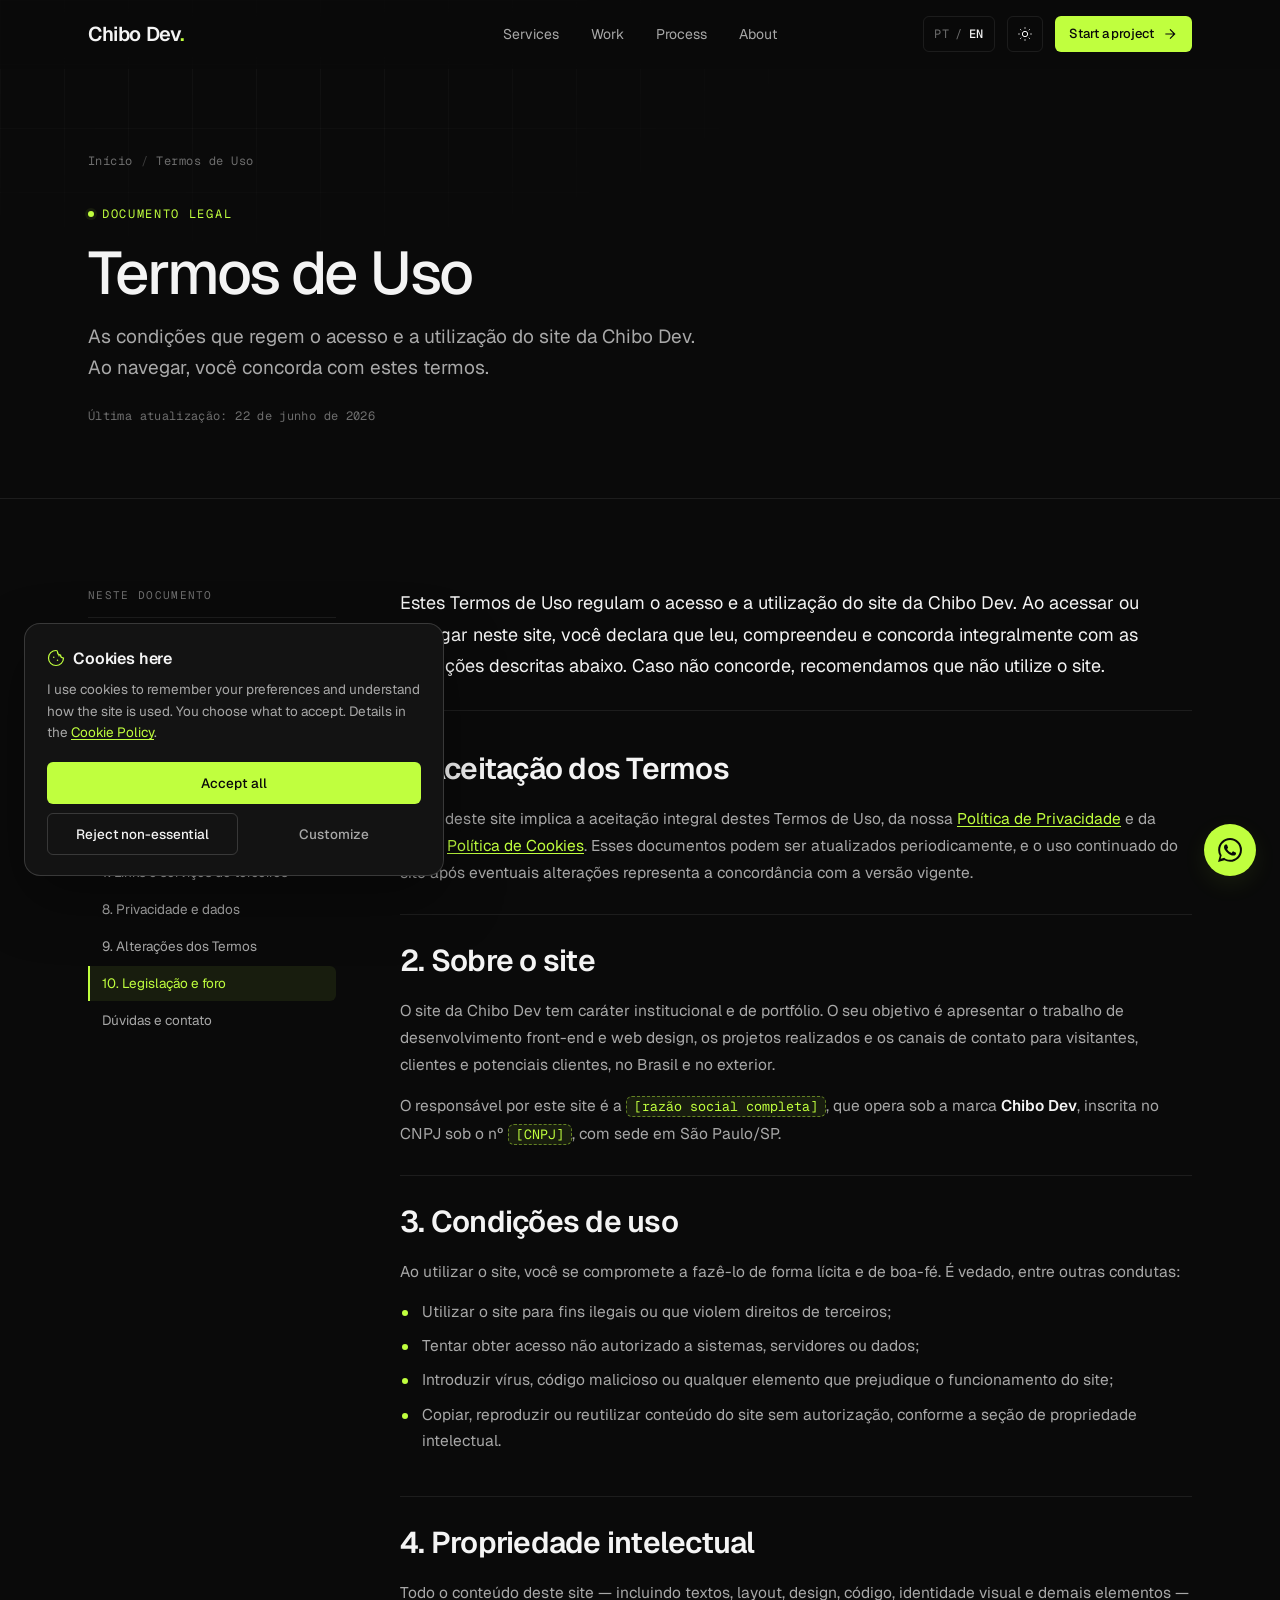
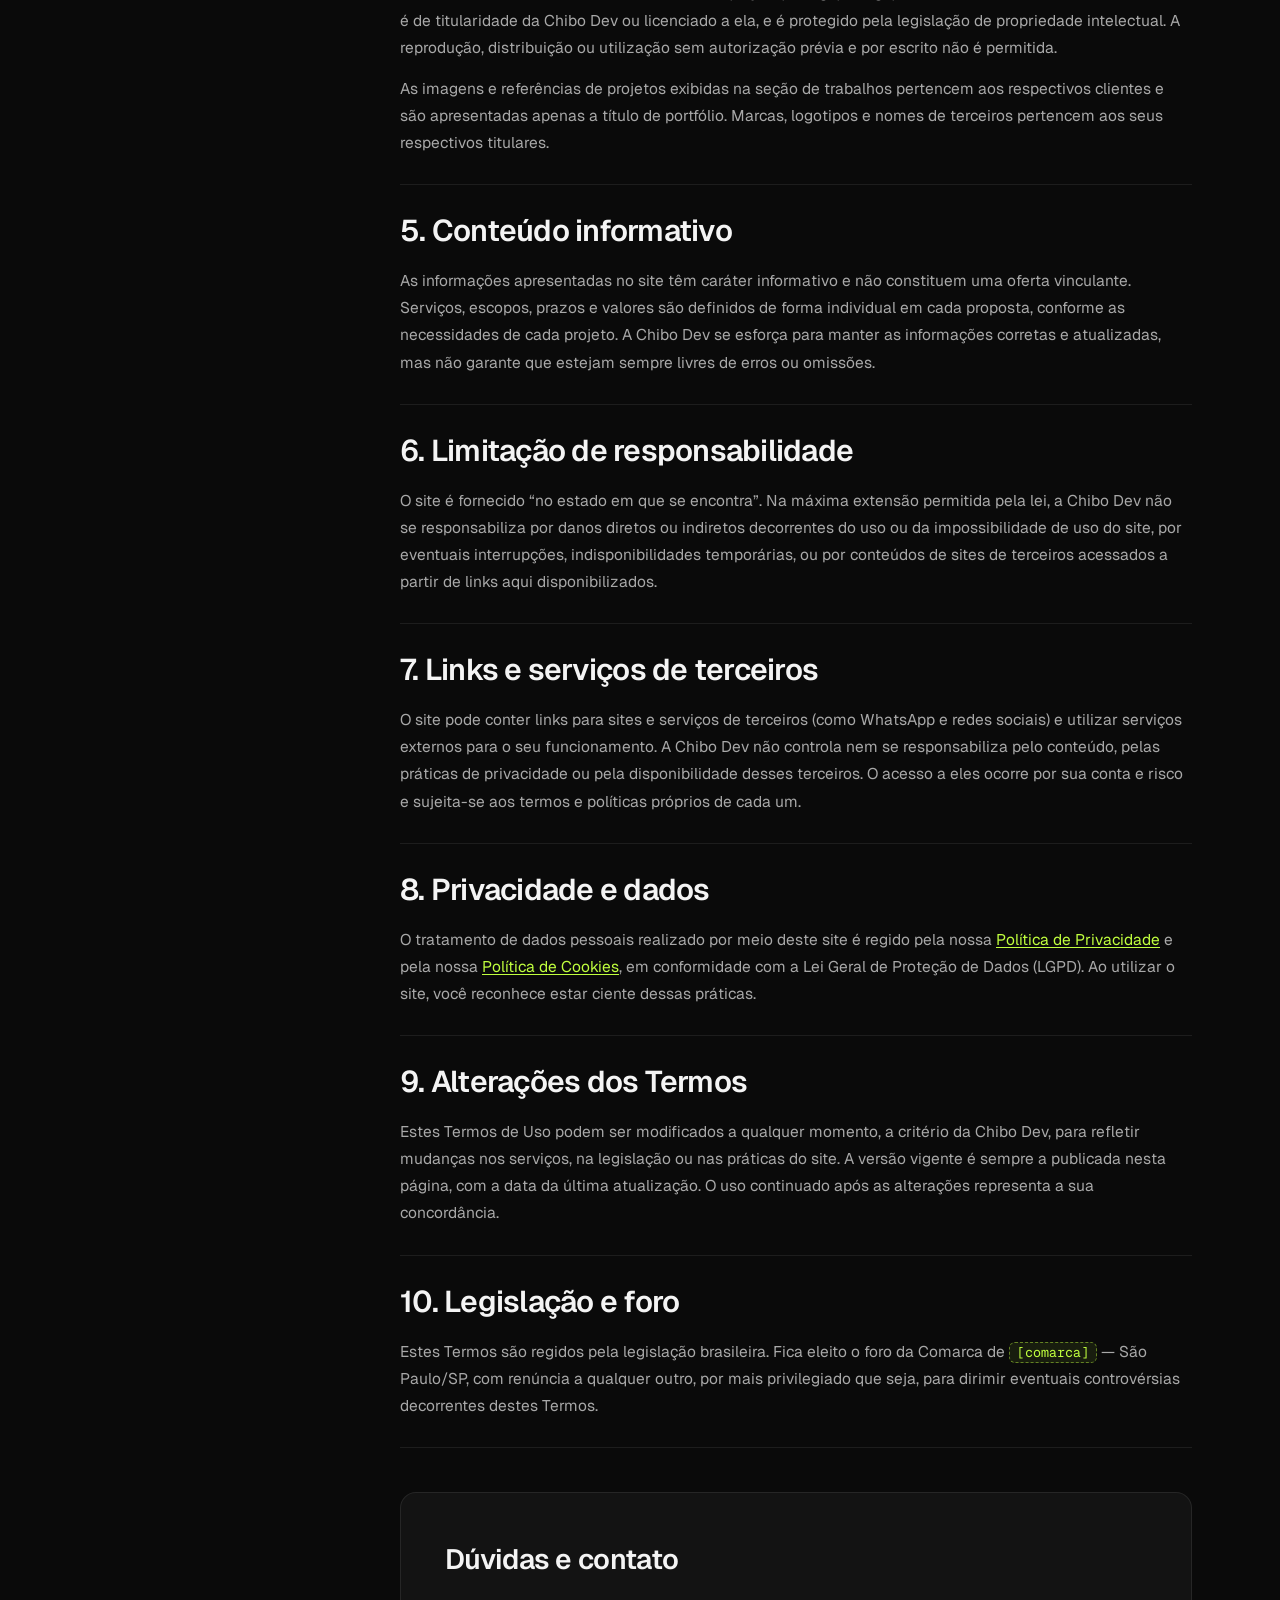
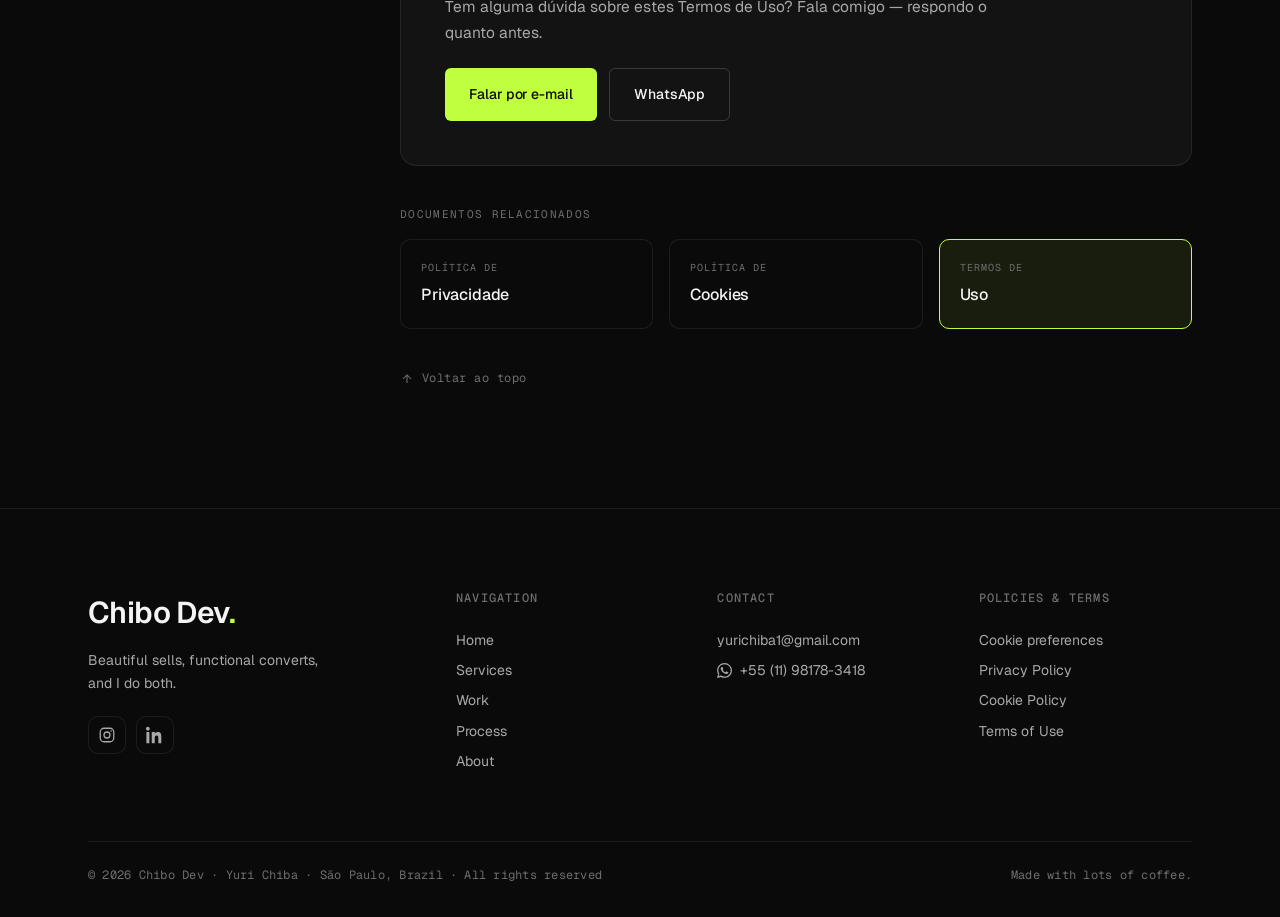
<file: termos-de-uso.html>
<!DOCTYPE html>
<html lang="pt-BR" data-theme="dark">
<head>
  <meta charset="UTF-8" />
  <meta name="viewport" content="width=device-width, initial-scale=1.0" />
  <meta name="description" content="Condições que regem o acesso e a utilização do site da Chibo Dev: uso, propriedade intelectual, responsabilidade e foro." />
  <meta name="author" content="Chibo Dev" />
  <meta name="robots" content="index, follow" />
  <meta property="og:title" content="Termos de Uso | Chibo Dev" />
  <meta property="og:description" content="Condições que regem o acesso e a utilização do site da Chibo Dev: uso, propriedade intelectual, responsabilidade e foro." />
  <meta property="og:type" content="website" />
  <meta property="og:url" content="https://chibodev.com/termos-de-uso.html" />
  <meta property="og:image" content="https://chibodev.com/assets/img/og-image.jpg" />
  <meta property="og:image:width" content="1200" />
  <meta property="og:image:height" content="630" />
  <meta property="og:image:alt" content="Chibo Dev — criação de sites que convertem" />
  <meta name="twitter:card" content="summary_large_image" />
  <meta name="twitter:image" content="https://chibodev.com/assets/img/og-image.jpg" />
  <link rel="canonical" href="https://chibodev.com/termos-de-uso.html" />
  <title>Termos de Uso | Chibo Dev</title>
  <link rel="preconnect" href="https://fonts.googleapis.com" />
  <link rel="preconnect" href="https://fonts.gstatic.com" crossorigin />
  <link href="https://fonts.googleapis.com/css2?family=Geist:wght@300;400;500;600;700&family=Geist+Mono:wght@400;500&display=swap" rel="stylesheet" />
  <link rel="stylesheet" href="assets/css/style.css" />
</head>
<body>
  <a id="top"></a>
    <header class="header" id="header">
    <div class="container header__inner">
      <a href="index.html" class="logo" aria-label="Chibo Dev">
        Chibo Dev<span class="logo__dot">.</span>
      </a>
      <nav class="nav" aria-label="Navegação principal">
        <a href="index.html#services" data-i18n="nav.services">Serviços</a>
        <a href="index.html#work" data-i18n="nav.work">Trabalhos</a>
        <a href="index.html#process" data-i18n="nav.process">Processo</a>
        <a href="index.html#about" data-i18n="nav.about">Sobre</a>
      </nav>
      <div class="header__actions">
        <button class="lang-toggle" id="langToggle" aria-label="Trocar idioma">
          <span class="lang-toggle__opt is-active" data-lang="pt">PT</span>
          <span class="lang-toggle__sep">/</span>
          <span class="lang-toggle__opt" data-lang="en">EN</span>
        </button>
        <button class="theme-toggle" id="themeToggle" aria-label="Alternar tema">
          <svg class="theme-toggle__icon theme-toggle__icon--sun" viewBox="0 0 24 24" fill="none" stroke="currentColor" stroke-width="1.5"><circle cx="12" cy="12" r="4"/><path d="M12 2v2M12 20v2M4.93 4.93l1.41 1.41M17.66 17.66l1.41 1.41M2 12h2M20 12h2M4.93 19.07l1.41-1.41M17.66 6.34l1.41-1.41"/></svg>
          <svg class="theme-toggle__icon theme-toggle__icon--moon" viewBox="0 0 24 24" fill="none" stroke="currentColor" stroke-width="1.5"><path d="M21 12.79A9 9 0 1 1 11.21 3 7 7 0 0 0 21 12.79z"/></svg>
        </button>
        <a href="index.html#contact" class="btn btn--primary btn--sm"><span data-i18n="nav.cta">Começar projeto</span><svg viewBox="0 0 24 24" fill="none" stroke="currentColor" stroke-width="1.8"><path d="M5 12h14M12 5l7 7-7 7"/></svg></a>
      </div>
    </div>
  </header>

  <section class="legal-hero">
    <div class="container legal-hero__inner">
      <nav class="breadcrumb" aria-label="Você está em">
        <a href="index.html">Início</a>
        <span class="breadcrumb__sep">/</span>
        <span>Termos de Uso</span>
      </nav>
      <span class="legal-hero__eyebrow">Documento legal</span>
      <h1 class="legal-hero__title">Termos de Uso</h1>
      <p class="legal-hero__lead">As condições que regem o acesso e a utilização do site da Chibo Dev. Ao navegar, você concorda com estes termos.</p>
      <p class="legal-hero__meta">Última atualização: 22 de junho de 2026</p>
    </div>
  </section>

  <div class="container">
    <div class="legal-layout">
      <aside class="legal-toc">
        <div class="legal-toc__title">Neste documento <span class="legal-toc__toggle" aria-hidden="true"></span></div>
        <ul class="legal-toc__list">
          <li><a href="#aceitacao">1. Aceitação dos Termos</a></li>
          <li><a href="#sobre">2. Sobre o site</a></li>
          <li><a href="#condicoes">3. Condições de uso</a></li>
          <li><a href="#propriedade">4. Propriedade intelectual</a></li>
          <li><a href="#informativo">5. Conteúdo informativo</a></li>
          <li><a href="#responsabilidade">6. Limitação de responsabilidade</a></li>
          <li><a href="#terceiros">7. Links e serviços de terceiros</a></li>
          <li><a href="#privacidade">8. Privacidade e dados</a></li>
          <li><a href="#alteracoes">9. Alterações dos Termos</a></li>
          <li><a href="#foro">10. Legislação e foro</a></li>
          <li><a href="#contato">Dúvidas e contato</a></li>
        </ul>
      </aside>
      <div class="legal-content">
        <p class="legal-intro">Estes Termos de Uso regulam o acesso e a utilização do site da Chibo Dev. Ao acessar ou navegar neste site, você declara que leu, compreendeu e concorda integralmente com as condições descritas abaixo. Caso não concorde, recomendamos que não utilize o site.</p>
        <div class="legal-block">
          <h2 id="aceitacao">1. Aceitação dos Termos</h2>
          <p>O uso deste site implica a aceitação integral destes Termos de Uso, da nossa <a href="politica-de-privacidade.html">Política de Privacidade</a> e da nossa <a href="politica-de-cookies.html">Política de Cookies</a>. Esses documentos podem ser atualizados periodicamente, e o uso continuado do site após eventuais alterações representa a concordância com a versão vigente.</p>
        </div>
        <div class="legal-block">
          <h2 id="sobre">2. Sobre o site</h2>
          <p>O site da Chibo Dev tem caráter institucional e de portfólio. O seu objetivo é apresentar o trabalho de desenvolvimento front-end e web design, os projetos realizados e os canais de contato para visitantes, clientes e potenciais clientes, no Brasil e no exterior.</p>
          <p>O responsável por este site é a <span class="legal-ph">[razão social completa]</span>, que opera sob a marca <strong>Chibo Dev</strong>, inscrita no CNPJ sob o nº <span class="legal-ph">[CNPJ]</span>, com sede em São Paulo/SP.</p>
        </div>
        <div class="legal-block">
          <h2 id="condicoes">3. Condições de uso</h2>
          <p>Ao utilizar o site, você se compromete a fazê-lo de forma lícita e de boa-fé. É vedado, entre outras condutas:</p>
          <ul>
            <li>Utilizar o site para fins ilegais ou que violem direitos de terceiros;</li>
            <li>Tentar obter acesso não autorizado a sistemas, servidores ou dados;</li>
            <li>Introduzir vírus, código malicioso ou qualquer elemento que prejudique o funcionamento do site;</li>
            <li>Copiar, reproduzir ou reutilizar conteúdo do site sem autorização, conforme a seção de propriedade intelectual.</li>
          </ul>
        </div>
        <div class="legal-block">
          <h2 id="propriedade">4. Propriedade intelectual</h2>
          <p>Todo o conteúdo deste site — incluindo textos, layout, design, código, identidade visual e demais elementos — é de titularidade da Chibo Dev ou licenciado a ela, e é protegido pela legislação de propriedade intelectual. A reprodução, distribuição ou utilização sem autorização prévia e por escrito não é permitida.</p>
          <p>As imagens e referências de projetos exibidas na seção de trabalhos pertencem aos respectivos clientes e são apresentadas apenas a título de portfólio. Marcas, logotipos e nomes de terceiros pertencem aos seus respectivos titulares.</p>
        </div>
        <div class="legal-block">
          <h2 id="informativo">5. Conteúdo informativo</h2>
          <p>As informações apresentadas no site têm caráter informativo e não constituem uma oferta vinculante. Serviços, escopos, prazos e valores são definidos de forma individual em cada proposta, conforme as necessidades de cada projeto. A Chibo Dev se esforça para manter as informações corretas e atualizadas, mas não garante que estejam sempre livres de erros ou omissões.</p>
        </div>
        <div class="legal-block">
          <h2 id="responsabilidade">6. Limitação de responsabilidade</h2>
          <p>O site é fornecido “no estado em que se encontra”. Na máxima extensão permitida pela lei, a Chibo Dev não se responsabiliza por danos diretos ou indiretos decorrentes do uso ou da impossibilidade de uso do site, por eventuais interrupções, indisponibilidades temporárias, ou por conteúdos de sites de terceiros acessados a partir de links aqui disponibilizados.</p>
        </div>
        <div class="legal-block">
          <h2 id="terceiros">7. Links e serviços de terceiros</h2>
          <p>O site pode conter links para sites e serviços de terceiros (como WhatsApp e redes sociais) e utilizar serviços externos para o seu funcionamento. A Chibo Dev não controla nem se responsabiliza pelo conteúdo, pelas práticas de privacidade ou pela disponibilidade desses terceiros. O acesso a eles ocorre por sua conta e risco e sujeita-se aos termos e políticas próprios de cada um.</p>
        </div>
        <div class="legal-block">
          <h2 id="privacidade">8. Privacidade e dados</h2>
          <p>O tratamento de dados pessoais realizado por meio deste site é regido pela nossa <a href="politica-de-privacidade.html">Política de Privacidade</a> e pela nossa <a href="politica-de-cookies.html">Política de Cookies</a>, em conformidade com a Lei Geral de Proteção de Dados (LGPD). Ao utilizar o site, você reconhece estar ciente dessas práticas.</p>
        </div>
        <div class="legal-block">
          <h2 id="alteracoes">9. Alterações dos Termos</h2>
          <p>Estes Termos de Uso podem ser modificados a qualquer momento, a critério da Chibo Dev, para refletir mudanças nos serviços, na legislação ou nas práticas do site. A versão vigente é sempre a publicada nesta página, com a data da última atualização. O uso continuado após as alterações representa a sua concordância.</p>
        </div>
        <div class="legal-block">
          <h2 id="foro">10. Legislação e foro</h2>
          <p>Estes Termos são regidos pela legislação brasileira. Fica eleito o foro da Comarca de <span class="legal-ph">[comarca]</span> — São Paulo/SP, com renúncia a qualquer outro, por mais privilegiado que seja, para dirimir eventuais controvérsias decorrentes destes Termos.</p>
        </div>
        <div class="legal-contact">
          <h2 id="contato">Dúvidas e contato</h2>
          <p>Tem alguma dúvida sobre estes Termos de Uso? Fala comigo — respondo o quanto antes.</p>
          <div class="legal-contact__actions">
            <a href="mailto:yurichiba1@gmail.com" class="btn btn--primary">Falar por e-mail</a>
            <a href="https://wa.me/5511981783418" target="_blank" rel="noopener" class="btn btn--ghost">WhatsApp</a>
          </div>
        </div>

        <div class="legal-related">
          <p class="legal-related__title">Documentos relacionados</p>
          <div class="legal-related__grid">
          <a href="politica-de-privacidade.html" class="legal-related__card">
            <span class="legal-related__card-label">Política de</span>
            <span class="legal-related__card-title">Privacidade</span>
          </a>
          <a href="politica-de-cookies.html" class="legal-related__card">
            <span class="legal-related__card-label">Política de</span>
            <span class="legal-related__card-title">Cookies</span>
          </a>
          <a href="termos-de-uso.html" class="legal-related__card" aria-current="page">
            <span class="legal-related__card-label">Termos de</span>
            <span class="legal-related__card-title">Uso</span>
          </a>
          </div>
        </div>

        <a href="#top" class="to-top" data-to-top><svg viewBox="0 0 24 24" fill="none" stroke="currentColor" stroke-width="1.8"><path d="M12 19V5M5 12l7-7 7 7"/></svg> Voltar ao topo</a>
      </div>
    </div>
  </div>

    <footer class="footer">
    <div class="container">
      <div class="footer__grid">
        <div class="footer__brand">
          <div class="logo">Chibo Dev<span class="logo__dot">.</span></div>
          <p data-i18n="footer.tagline">Bonito vende, funcional converte<br>e eu faço os dois.</p>
          <div class="footer__social">
            <a href="https://instagram.com/chibodev" target="_blank" rel="noopener" aria-label="Instagram">
              <svg viewBox="0 0 24 24" fill="none" stroke="currentColor" stroke-width="1.7"><rect x="3" y="3" width="18" height="18" rx="5"/><circle cx="12" cy="12" r="4"/><circle cx="17.5" cy="6.5" r="1" fill="currentColor" stroke="none"/></svg>
            </a>
            <a href="https://www.linkedin.com/in/yuri-chiba/" target="_blank" rel="noopener" aria-label="LinkedIn">
              <svg viewBox="0 0 24 24" fill="currentColor"><path d="M4.98 3.5C4.98 4.88 3.87 6 2.5 6S0 4.88 0 3.5 1.12 1 2.5 1s2.48 1.12 2.48 2.5zM.5 8h4V23h-4V8zm7.5 0h3.8v2.05h.05c.53-1 1.83-2.05 3.77-2.05 4.03 0 4.78 2.65 4.78 6.1V23h-4v-6.6c0-1.57-.03-3.6-2.2-3.6-2.2 0-2.54 1.72-2.54 3.49V23h-4V8z"/></svg>
            </a>
          </div>
        </div>

        <div class="footer__col">
          <h4 data-i18n="footer.nav">Navegação</h4>
          <a href="index.html" data-i18n="nav.home">Início</a>
          <a href="index.html#services" data-i18n="nav.services">Serviços</a>
          <a href="index.html#work" data-i18n="nav.work">Trabalhos</a>
          <a href="index.html#process" data-i18n="nav.process">Processo</a>
          <a href="index.html#about" data-i18n="nav.about">Sobre</a>
        </div>

        <div class="footer__col">
          <h4 data-i18n="footer.contact">Contato</h4>
          <a href="mailto:yurichiba1@gmail.com">yurichiba1@gmail.com</a>
          <a href="https://wa.me/5511981783418" target="_blank" rel="noopener" class="footer__wa">
            <svg class="footer__wa-icon" viewBox="0 0 24 24" fill="currentColor" aria-hidden="true"><path d="M.057 24l1.687-6.163a11.867 11.867 0 0 1-1.587-5.946C.16 5.335 5.495 0 12.05 0a11.817 11.817 0 0 1 8.413 3.488 11.824 11.824 0 0 1 3.48 8.414c-.003 6.557-5.338 11.892-11.893 11.892a11.9 11.9 0 0 1-5.688-1.448L.057 24zm6.597-3.807c1.676.995 3.276 1.591 5.392 1.592 5.448 0 9.886-4.434 9.889-9.885.002-5.462-4.415-9.89-9.881-9.892-5.452 0-9.887 4.434-9.889 9.884a9.86 9.86 0 0 0 1.51 5.26l-.999 3.648 3.738-.981zm11.387-5.464c-.074-.124-.272-.198-.57-.347-.297-.149-1.758-.868-2.031-.967-.272-.099-.47-.149-.669.149-.198.297-.768.967-.941 1.165-.173.198-.347.223-.644.074-.297-.149-1.255-.462-2.39-1.475-.883-.788-1.48-1.761-1.653-2.059-.173-.297-.018-.458.13-.606.134-.133.297-.347.446-.521.151-.172.2-.296.3-.495.099-.198.05-.372-.025-.521-.075-.148-.669-1.611-.916-2.206-.242-.579-.487-.501-.669-.51l-.57-.01c-.198 0-.52.074-.792.372s-1.04 1.016-1.04 2.479 1.065 2.876 1.213 3.074c.149.198 2.095 3.2 5.076 4.487.709.306 1.263.489 1.694.626.712.226 1.36.194 1.872.118.571-.085 1.758-.719 2.006-1.413.248-.695.248-1.29.173-1.414z"/></svg>
            +55 (11) 98178-3418
          </a>
        </div>

        <div class="footer__col">
          <h4 data-i18n="footer.legal">Políticas e termos</h4>
          <a href="#" data-cookie-prefs data-i18n="footer.prefs">Preferências de cookies</a>
          <a href="politica-de-privacidade.html" data-i18n="footer.privacy">Política de Privacidade</a>
          <a href="politica-de-cookies.html" data-i18n="footer.cookies">Política de Cookies</a>
          <a href="termos-de-uso.html" data-i18n="footer.terms">Termos de Uso</a>
        </div>
      </div>

      <div class="footer__bottom">
        <!-- Quando o CNPJ sair: trocar por "© 2026 Chibo Dev · Yuri Chiba — CNPJ XX.XXX.XXX/0001-XX · São Paulo, Brasil · Todos os direitos reservados" (atualizar também em main.js: footer.copyright PT/EN) -->
        <span data-i18n="footer.copyright">© 2026 Chibo Dev · Yuri Chiba · São Paulo, Brasil · Todos os direitos reservados</span>
        <span data-i18n="footer.made">Feito com muito café.</span>
      </div>
    </div>
  </footer>

  <a href="https://wa.me/5511981783418" class="float-wa" target="_blank" rel="noopener" aria-label="WhatsApp"><svg viewBox="0 0 24 24" fill="currentColor"><path d="M.057 24l1.687-6.163a11.867 11.867 0 0 1-1.587-5.946C.16 5.335 5.495 0 12.05 0a11.817 11.817 0 0 1 8.413 3.488 11.824 11.824 0 0 1 3.48 8.414c-.003 6.557-5.338 11.892-11.893 11.892a11.9 11.9 0 0 1-5.688-1.448L.057 24zm6.597-3.807c1.676.995 3.276 1.591 5.392 1.592 5.448 0 9.886-4.434 9.889-9.885.002-5.462-4.415-9.89-9.881-9.892-5.452 0-9.887 4.434-9.889 9.884a9.86 9.86 0 0 0 1.51 5.26l-.999 3.648 3.738-.981zm11.387-5.464c-.074-.124-.272-.198-.57-.347-.297-.149-1.758-.868-2.031-.967-.272-.099-.47-.149-.669.149-.198.297-.768.967-.941 1.165-.173.198-.347.223-.644.074-.297-.149-1.255-.462-2.39-1.475-.883-.788-1.48-1.761-1.653-2.059-.173-.297-.018-.458.13-.606.134-.133.297-.347.446-.521.151-.172.2-.296.3-.495.099-.198.05-.372-.025-.521-.075-.148-.669-1.611-.916-2.206-.242-.579-.487-.501-.669-.51l-.57-.01c-.198 0-.52.074-.792.372s-1.04 1.016-1.04 2.479 1.065 2.876 1.213 3.074c.149.198 2.095 3.2 5.076 4.487.709.306 1.263.489 1.694.626.712.226 1.36.194 1.872.118.571-.085 1.758-.719 2.006-1.413.248-.695.248-1.29.173-1.414z"/></svg></a>

  <script src="assets/js/main.js"></script>
  <script src="assets/js/cookie-consent.js"></script>
</body>
</html>
</file>
<file: assets/css/style.css>
/* ==========================================================
   CHIBO DEVELOPER · PORTFOLIO
   Design system: técnico/editorial · Lime accent · Dark/Light
   ========================================================== */

/* ----- Reset ----- */
*, *::before, *::after { box-sizing: border-box; margin: 0; padding: 0; }
html { scroll-behavior: smooth; -webkit-text-size-adjust: 100%; }
body {
  font-family: 'Geist', -apple-system, BlinkMacSystemFont, sans-serif;
  font-size: 16px;
  line-height: 1.6;
  font-weight: 400;
  color: var(--text);
  background: var(--bg);
  -webkit-font-smoothing: antialiased;
  -moz-osx-font-smoothing: grayscale;
  transition: background-color .3s ease, color .3s ease;
  overflow-x: hidden;
}
img, svg { display: block; max-width: 100%; }
button { font-family: inherit; cursor: pointer; border: none; background: none; color: inherit; }
a { color: inherit; text-decoration: none; }
ul, ol { list-style: none; }

/* ----- Tokens ----- */
:root {
  /* Lime accents calibrados para cada tema */
  --lime-bright: #C0FF3E;
  --lime-soft: #9FE000;
  --lime-deep: #6B8F00;

  /* Borders, radius, etc */
  --radius-sm: 6px;
  --radius-md: 10px;
  --radius-lg: 16px;
  --radius-xl: 24px;

  --container-max: 1200px;
  --container-pad: clamp(20px, 5vw, 48px);

  --ease: cubic-bezier(0.22, 1, 0.36, 1);
}

/* ----- Tema escuro (default) ----- */
[data-theme="dark"] {
  --bg: #0A0A0A;
  --bg-elev: #131313;
  --bg-elev-2: #1A1A1A;
  --text: #F4F4F4;
  --text-soft: #A8A8A8;
  --text-mute: #6E6E6E;
  --border: rgba(255,255,255,0.08);
  --border-strong: rgba(255,255,255,0.16);
  --accent: var(--lime-bright);
  --accent-text: #0A0A0A;
  --accent-soft: rgba(192, 255, 62, 0.08);

  --grid-line: rgba(255,255,255,0.04);
  --noise-opacity: 0.04;
}

/* ----- Tema claro ----- */
[data-theme="light"] {
  --bg: #FAFAF7;
  --bg-elev: #FFFFFF;
  --bg-elev-2: #F2F1EC;
  --text: #0A0A0A;
  --text-soft: #555;
  --text-mute: #888;
  --border: rgba(0,0,0,0.08);
  --border-strong: rgba(0,0,0,0.18);
  --accent: var(--lime-deep);
  --accent-text: #FAFAF7;
  --accent-soft: rgba(107, 143, 0, 0.10);

  --grid-line: rgba(0,0,0,0.04);
  --noise-opacity: 0.02;
}

/* ----- Tipografia ----- */
.mono {
  font-family: 'Geist Mono', monospace;
}

/* ----- Layout base ----- */
.container {
  width: 100%;
  max-width: var(--container-max);
  margin: 0 auto;
  padding-left: var(--container-pad);
  padding-right: var(--container-pad);
}

section {
  padding: clamp(80px, 12vw, 160px) 0;
  position: relative;
}

/* ----- Section head ----- */
.section-head {
  display: grid;
  grid-template-columns: auto 1fr;
  align-items: baseline;
  column-gap: 16px;
  row-gap: 0;
  margin-bottom: clamp(40px, 6vw, 80px);
}
.section-head--inline { margin-bottom: 24px; }

.section-head__num {
  font-family: 'Geist Mono', monospace;
  font-size: 13px;
  color: var(--text-mute);
  letter-spacing: 0.1em;
}

.section-head__title {
  font-family: 'Geist', sans-serif;
  font-weight: 500;
  font-size: clamp(36px, 6vw, 64px);
  line-height: 1.05;
  letter-spacing: -0.035em;
}

.section-head__sub {
  grid-column: 2;
  font-size: 16px;
  line-height: 1.6;
  color: var(--text-soft);
  max-width: 520px;
  margin-top: 8px;
}

/* ============================================== */
/* HEADER                                          */
/* ============================================== */
/* ============================================== */
/* TRANSIÇÃO ENTRE PÁGINAS (View Transitions API)  */
/* ============================================== */
/* Cross-fade nativo entre páginas do mesmo domínio. Progressive enhancement:
   navegadores sem suporte apenas navegam, sem animação (URL, voltar, SEO e
   links seguem normais). O header e o botão de WhatsApp recebem
   view-transition-name para ficarem ESTÁVEIS enquanto só o conteúdo faz o fade. */
@view-transition { navigation: auto; }

::view-transition-old(root),
::view-transition-new(root) {
  animation-duration: .32s;
  animation-timing-function: cubic-bezier(.4, 0, .2, 1);
}

@media (prefers-reduced-motion: reduce) {
  @view-transition { navigation: none; }
}

.header {
  position: fixed;
  top: 0; left: 0; right: 0;
  z-index: 100;
  padding: 16px 0;
  background: color-mix(in srgb, var(--bg) 75%, transparent);
  backdrop-filter: blur(16px);
  -webkit-backdrop-filter: blur(16px);
  border-bottom: 1px solid transparent;
  transition: border-color .3s ease, padding .3s ease;
  view-transition-name: site-header;
}
.header.is-scrolled {
  border-bottom-color: var(--border);
  padding: 12px 0;
}

.header__inner {
  display: grid;
  grid-template-columns: 1fr auto 1fr;
  align-items: center;
  gap: 24px;
}

.logo {
  font-size: 20px;
  font-weight: 600;
  letter-spacing: -0.02em;
  font-family: 'Geist', sans-serif;
  justify-self: start;
}
.logo__dot { color: var(--accent); }

.nav {
  display: flex;
  gap: 32px;
  font-size: 14px;
  justify-self: center;
}
.nav a {
  color: var(--text-soft);
  position: relative;
  transition: color .2s ease;
}
.nav a:hover { color: var(--text); }
.nav a::after {
  content: '';
  position: absolute;
  bottom: -4px; left: 0;
  width: 0; height: 1px;
  background: var(--accent);
  transition: width .3s var(--ease);
}
.nav a:hover::after { width: 100%; }

.header__actions {
  display: flex;
  align-items: center;
  gap: 12px;
  justify-self: end;
}
.header__actions .lang-toggle,
.header__actions .theme-toggle,
.header__actions .btn--sm {
  height: 36px;
}

/* Lang toggle */
.lang-toggle {
  font-family: 'Geist Mono', monospace;
  font-size: 12px;
  letter-spacing: 0.05em;
  display: flex;
  align-items: center;
  gap: 6px;
  padding: 6px 10px;
  border: 1px solid var(--border);
  border-radius: var(--radius-sm);
  transition: border-color .2s ease;
}
.lang-toggle:hover { border-color: var(--border-strong); }
.lang-toggle__opt {
  color: var(--text-mute);
  font-weight: 400;
  transition: color .2s ease, font-weight .2s ease;
}
.lang-toggle__opt.is-active {
  color: var(--text);
  font-weight: 500;
}
.lang-toggle__sep {
  color: var(--text-mute);
}

/* Theme toggle */
.theme-toggle {
  width: 36px; height: 36px;
  display: flex; align-items: center; justify-content: center;
  border: 1px solid var(--border);
  border-radius: var(--radius-sm);
  position: relative;
  transition: border-color .2s ease;
}
.theme-toggle:hover { border-color: var(--border-strong); }
.theme-toggle__icon {
  width: 16px; height: 16px;
  position: absolute;
  transition: opacity .3s ease, transform .3s ease;
}
[data-theme="dark"] .theme-toggle__icon--sun { opacity: 1; transform: rotate(0); }
[data-theme="dark"] .theme-toggle__icon--moon { opacity: 0; transform: rotate(-90deg); }
[data-theme="light"] .theme-toggle__icon--sun { opacity: 0; transform: rotate(90deg); }
[data-theme="light"] .theme-toggle__icon--moon { opacity: 1; transform: rotate(0); }

/* ============================================== */
/* BUTTONS                                         */
/* ============================================== */
.btn {
  display: inline-flex;
  align-items: center;
  justify-content: center;
  gap: 8px;
  padding: 14px 24px;
  font-size: 14px;
  font-weight: 500;
  font-family: 'Geist', sans-serif;
  border-radius: var(--radius-sm);
  transition: all .25s var(--ease);
  cursor: pointer;
  letter-spacing: -0.005em;
  position: relative;
  overflow: hidden;
  white-space: nowrap;
}
.btn svg { width: 16px; height: 16px; }
.btn--sm { padding: 8px 14px; font-size: 13px; }
.btn--block { width: 100%; }

.btn--primary {
  background: var(--accent);
  color: var(--accent-text);
}
.btn--primary:hover {
  transform: translateY(-1px);
  box-shadow: 0 4px 24px var(--accent-soft);
}
.btn--primary:active { transform: translateY(0); }

.btn--ghost {
  border: 1px solid var(--border-strong);
  color: var(--text);
}
.btn--ghost:hover {
  background: var(--bg-elev);
  border-color: var(--text);
}

/* ============================================== */
/* HERO                                            */
/* ============================================== */
.hero {
  min-height: 100vh;
  min-height: 100svh;
  display: flex;
  align-items: center;
  position: relative;
  padding-top: 120px;
  padding-bottom: 80px;
  overflow: hidden;
}

.hero__container {
  position: relative;
  z-index: 2;
}

.hero__bg {
  position: absolute;
  inset: 0;
  pointer-events: none;
}
.hero__grid {
  position: absolute;
  inset: 0;
  background-image:
    linear-gradient(var(--grid-line) 1px, transparent 1px),
    linear-gradient(90deg, var(--grid-line) 1px, transparent 1px);
  background-size: 64px 64px;
  mask-image: radial-gradient(ellipse 80% 60% at 50% 50%, black 30%, transparent 80%);
  -webkit-mask-image: radial-gradient(ellipse 80% 60% at 50% 50%, black 30%, transparent 80%);
  animation: gridShift 30s linear infinite;
}

/* Glow lime que pulsa sutilmente no fundo */
.hero__glow {
  position: absolute;
  width: 800px;
  height: 800px;
  left: 50%;
  top: 50%;
  transform: translate(-50%, -50%);
  background: radial-gradient(circle, var(--accent-soft) 0%, transparent 60%);
  filter: blur(60px);
  opacity: 0.6;
  animation: glowPulse 6s ease-in-out infinite;
}

/* Marquee de palavras-chave atravessando o fundo */
.hero__marquee {
  position: absolute;
  top: 50%;
  left: 0; right: 0;
  transform: translateY(-50%) rotate(-3deg);
  pointer-events: none;
  overflow: hidden;
  z-index: 1;
  opacity: 0.035;
}
.hero__marquee-track {
  display: flex;
  gap: 32px;
  white-space: nowrap;
  font-family: 'Geist', sans-serif;
  font-weight: 600;
  font-size: clamp(60px, 10vw, 140px);
  letter-spacing: -0.04em;
  color: var(--text);
  animation: marquee 40s linear infinite;
}
.hero__marquee-track span {
  display: inline-block;
}

/* Pills flutuantes decorativas */
.hero__pills {
  position: absolute;
  inset: 0;
  pointer-events: none;
  z-index: 1;
}
.hero-pill {
  position: absolute;
  font-family: 'Geist Mono', monospace;
  font-size: 12px;
  padding: 6px 14px;
  background: var(--bg-elev);
  border: 1px solid var(--border-strong);
  border-radius: 100px;
  color: var(--text-soft);
  white-space: nowrap;
  opacity: 0;
  animation: pillIn 0.7s ease-out both, pillSway 5s ease-in-out infinite;
}
.hero-pill--1 {
  top: 18%; right: 6%;
  animation-delay: 0.8s, -0.4s;
  animation-duration: 0.7s, 4.8s;
  color: var(--accent);
  border-color: var(--accent);
  background: var(--accent-soft);
}
.hero-pill--2 {
  top: 32%; right: 12%;
  animation-delay: 1.1s, -2.2s;
  animation-duration: 0.7s, 5.4s;
}
.hero-pill--3 {
  bottom: 28%; right: 8%;
  animation-delay: 1.4s, -1.1s;
  animation-duration: 0.7s, 4.4s;
}
.hero-pill--4 {
  top: 22%; left: 4%;
  animation-delay: 1.7s, -3s;
  animation-duration: 0.7s, 5.6s;
}
.hero-pill--5 {
  top: 48%; left: 6%;
  animation-delay: 2s, -1.7s;
  animation-duration: 0.7s, 5.1s;
}
.hero-pill--6 {
  bottom: 22%; left: 7%;
  animation-delay: 2.3s, -0.6s;
  animation-duration: 0.7s, 4.7s;
  color: var(--accent);
  border-color: var(--accent);
  background: var(--accent-soft);
}
.hero-pill--7 {
  bottom: 11%; right: 14%;
  animation-delay: 2.6s, -2.8s;
  animation-duration: 0.7s, 5.3s;
}

.hero__meta {
  display: inline-flex;
  align-items: center;
  gap: 8px;
  padding: 6px 12px;
  border: 1px solid var(--border);
  border-radius: 100px;
  font-family: 'Geist Mono', monospace;
  font-size: 12px;
  color: var(--text-soft);
  margin-bottom: 32px;
  animation: fadeInUp .8s var(--ease) both;
  background: var(--bg-elev);
}
.status-dot {
  width: 7px; height: 7px;
  background: var(--accent);
  border-radius: 50%;
  box-shadow: 0 0 0 0 var(--accent);
  animation: pulse 2s infinite;
}

.hero__title {
  font-family: 'Geist', sans-serif;
  font-weight: 600;
  font-size: clamp(48px, 9vw, 120px);
  line-height: 0.95;
  letter-spacing: -0.045em;
  margin-bottom: 32px;
}
.hero__line {
  display: block;
  overflow: hidden;
}
.hero__word {
  display: inline-block;
  animation: revealWord 1s var(--ease) both;
}
.hero__line--1 .hero__word { animation-delay: .2s; }
.hero__line--2 .hero__word { animation-delay: .4s; }
.hero__em {
  font-style: normal;
  color: var(--accent);
  position: relative;
  display: inline-block;
  white-space: nowrap;
  animation: revealWord 1s var(--ease) .6s both;
}
.hero__em::after {
  content: '';
  position: absolute;
  bottom: 0.05em; left: 0; right: 0;
  height: 4px;
  background: var(--accent);
  opacity: 0.35;
  transform-origin: left;
  transform: scaleX(0);
  animation: slideInRight 1s var(--ease) 1.4s forwards;
}
.hero__dot {
  color: var(--accent);
  animation: revealWord 1s var(--ease) .7s both, dotBlink 1.5s ease-in-out 2s infinite;
  display: inline-block;
}

.hero__sub {
  font-size: clamp(16px, 1.5vw, 20px);
  color: var(--text-soft);
  max-width: 580px;
  margin-bottom: 48px;
  animation: fadeInUp .8s var(--ease) .8s both;
}

.hero__cta {
  display: flex;
  flex-wrap: wrap;
  gap: 12px;
  animation: fadeInUp .8s var(--ease) .9s both;
  margin-bottom: 64px;
}

/* Hero stats no rodapé */
.hero__stats {
  display: flex;
  align-items: center;
  gap: 24px;
  flex-wrap: wrap;
  padding-top: 32px;
  max-width: 580px;
  animation: fadeInUp .8s var(--ease) 1.1s both;
}
.hero-stat {
  display: flex;
  flex-direction: column;
  gap: 4px;
}
.hero-stat__num {
  font-family: 'Geist', sans-serif;
  font-weight: 600;
  font-size: 32px;
  line-height: 1;
  color: var(--accent);
  letter-spacing: -0.03em;
}
.hero-stat__label {
  font-family: 'Geist Mono', monospace;
  font-size: 11px;
  color: var(--text-mute);
  text-transform: uppercase;
  letter-spacing: 0.1em;
}
.hero-stat__sep {
  width: 1px; height: 36px;
  background: var(--border);
}

.hero__scroll {
  position: absolute;
  bottom: 32px;
  left: 50%;
  transform: translateX(-50%);
  display: flex;
  flex-direction: column;
  align-items: center;
  gap: 12px;
  font-family: 'Geist Mono', monospace;
  font-size: 11px;
  color: var(--text-mute);
  letter-spacing: 0.1em;
  text-transform: uppercase;
  animation: fadeInUp .8s var(--ease) 1.4s both;
  z-index: 2;
}
.hero__scroll-line {
  width: 1px; height: 40px;
  background: linear-gradient(to bottom, var(--text-mute) 50%, transparent);
  position: relative;
}
.hero__scroll-line::after {
  content: '';
  position: absolute;
  top: 0; left: 0;
  width: 100%; height: 30%;
  background: var(--accent);
  animation: scrollDown 2s ease-in-out infinite;
}

/* ============================================== */
/* LOGOS                                           */
/* ============================================== */
.logos {
  padding: 60px 0;
  border-top: 1px solid var(--border);
  border-bottom: 1px solid var(--border);
}
.logos__title {
  font-family: 'Geist Mono', monospace;
  font-size: 12px;
  color: var(--text-soft);
  text-transform: uppercase;
  letter-spacing: 0.1em;
  text-align: center;
  margin-bottom: 32px;
}
.logos__row {
  display: flex;
  flex-wrap: wrap;
  align-items: center;
  justify-content: space-around;
  gap: 32px;
}
.logo-placeholder {
  font-family: 'Geist Mono', monospace;
  font-size: 13px;
  color: var(--text-mute);
  padding: 12px 20px;
  border: 1px dashed var(--border-strong);
  border-radius: var(--radius-sm);
  letter-spacing: 0.05em;
  transition: all .3s ease;
}
.logo-placeholder:hover {
  color: var(--text);
  border-color: var(--text);
}

/* ----- Logos de clientes (imagens PNG) ----- */
.logo-img {
  height: auto;
  max-height: 48px;
  width: auto;
  max-width: 190px;
  object-fit: contain;
  opacity: .95;
  transition: opacity .3s var(--ease), transform .3s var(--ease);
}
.logo-img:hover {
  opacity: 1;
  transform: translateY(-2px);
}
@media (min-width: 900px) {
  .logos__row {
    flex-wrap: nowrap;
    gap: clamp(16px, 2.5vw, 40px);
  }
  .logo-img {
    flex: 0 1 auto;
    min-width: 0;
    max-width: 100%;
  }
}
/* Troca de logo por tema (claro/escuro) */
[data-theme="dark"] .logo-img--light { display: none; }
[data-theme="light"] .logo-img--dark { display: none; }

/* ============================================== */
/* SERVICES                                        */
/* ============================================== */
.services {
  position: relative;
  overflow: hidden;
}
.services__grid {
  display: grid;
  grid-template-columns: repeat(3, 1fr);
  gap: 0;
  border-top: 1px solid var(--border);
  border-left: 1px solid var(--border);
  border-radius: var(--radius-md);
  overflow: hidden;
}

.service {
  padding: clamp(24px, 4vw, 48px);
  border-right: 1px solid var(--border);
  border-bottom: 1px solid var(--border);
  background: var(--bg);
  transition: background-color .4s var(--ease), transform .4s var(--ease);
  position: relative;
  overflow: hidden;
  display: flex;
  flex-direction: column;
}

/* Highlight no hover: linha lime que cresce em diagonal */
.service::before {
  content: '';
  position: absolute;
  top: 0; left: 0;
  width: 100%;
  height: 2px;
  background: var(--accent);
  transform: scaleX(0);
  transform-origin: left;
  transition: transform .5s var(--ease);
}
.service::after {
  content: '';
  position: absolute;
  top: -50%;
  right: -30%;
  width: 200px;
  height: 200px;
  background: radial-gradient(circle, var(--accent-soft) 0%, transparent 70%);
  opacity: 0;
  transition: opacity .5s var(--ease);
  pointer-events: none;
}

.service:hover {
  background: var(--bg-elev);
}
.service:hover::before {
  transform: scaleX(1);
}
.service:hover::after {
  opacity: 1;
}
.service:hover .service__num {
  color: var(--accent);
  letter-spacing: 0.2em;
}
.service:hover .service__title {
  transform: translateX(4px);
}
.service:hover .service__tags li {
  border-color: var(--border-strong);
}

.service--featured {
  background: var(--bg-elev);
}
.service--featured::before {
  transform: scaleX(1);
}

/* Estrela animada no service featured */
.service--featured .service__star {
  position: absolute;
  top: 24px; right: 24px;
  color: var(--accent);
  font-size: 14px;
  animation: starSpin 8s linear infinite;
}

.service__num {
  font-family: 'Geist Mono', monospace;
  font-size: 12px;
  color: var(--text-mute);
  letter-spacing: 0.1em;
  margin-bottom: 24px;
  transition: color .3s ease, letter-spacing .3s ease;
}

.service__title {
  font-family: 'Geist', sans-serif;
  font-weight: 500;
  font-size: clamp(22px, 2.6vw, 28px);
  line-height: 1.2;
  letter-spacing: -0.025em;
  margin-bottom: 16px;
  transition: transform .4s var(--ease);
}

.service__desc {
  color: var(--text-soft);
  font-size: 15px;
  line-height: 1.65;
  margin-bottom: 24px;
  max-width: 480px;
  position: relative;
}

.service__tags {
  display: flex;
  flex-wrap: wrap;
  gap: 8px;
  position: relative;
  margin-top: auto;
}
.service__tags li {
  font-family: 'Geist Mono', monospace;
  font-size: 11px;
  color: var(--text-soft);
  padding: 4px 10px;
  border: 1px solid var(--border);
  border-radius: 100px;
  letter-spacing: 0.05em;
  transition: border-color .3s ease, transform .4s var(--ease);
}
.service:hover .service__tags li:nth-child(1) { transform: translateY(-4px); transition-delay: .07s; }
.service:hover .service__tags li:nth-child(2) { transform: translateY(-4px); transition-delay: .14s; }
.service:hover .service__tags li:nth-child(3) { transform: translateY(-4px); transition-delay: .21s; }

/* ============================================== */
/* WORK                                            */
/* ============================================== */
.work {
  background: var(--bg-elev);
  position: relative;
  overflow: hidden;
}

.work__grid {
  display: grid;
  grid-template-columns: repeat(2, 1fr);
  gap: 24px;
}

.case {
  background: var(--bg);
  border: 1px solid var(--border);
  border-radius: var(--radius-lg);
  overflow: hidden;
  transition: all .5s var(--ease);
  cursor: pointer;
  position: relative;
}
.case::before {
  content: '';
  position: absolute;
  inset: 0;
  border-radius: var(--radius-lg);
  border: 1px solid transparent;
  background: linear-gradient(135deg, var(--accent), transparent) border-box;
  -webkit-mask: linear-gradient(#fff 0 0) padding-box, linear-gradient(#fff 0 0);
  -webkit-mask-composite: xor;
          mask-composite: exclude;
  opacity: 0;
  transition: opacity .4s var(--ease);
  pointer-events: none;
}
.case:hover {
  transform: translateY(-6px);
}
.case:hover::before {
  opacity: 1;
}
.case--large {
  grid-column: span 2;
}

.case__visual {
  aspect-ratio: 16 / 10;
  background: var(--bg-elev-2);
  position: relative;
  overflow: hidden;
  border-bottom: 1px solid var(--border);
}
.case--large .case__visual {
  aspect-ratio: 21 / 9;
}
.case__modal-source { display: none; }
.browser {
  position: absolute;
  inset: 0;
  display: flex;
  flex-direction: column;
  background: var(--bg-elev);
}
.browser__bar {
  display: flex;
  align-items: center;
  gap: 8px;
  padding: 10px 14px;
  background: var(--bg-elev);
  border-bottom: 1px solid var(--border);
  flex-shrink: 0;
}
.browser__dots { display: flex; gap: 6px; flex-shrink: 0; }
.browser__dots i { width: 10px; height: 10px; border-radius: 50%; display: block; }
.browser__dots i:nth-child(1) { background: #ff5f57; }
.browser__dots i:nth-child(2) { background: #febc2e; }
.browser__dots i:nth-child(3) { background: #28c840; }
.browser__url {
  flex: 1;
  min-width: 0;
  margin-left: 6px;
  background: var(--bg);
  color: var(--text-mute);
  font-family: 'Geist Mono', monospace;
  font-size: 12px;
  line-height: 1.4;
  padding: 5px 12px;
  border-radius: 6px;
  white-space: nowrap;
  overflow: hidden;
  text-overflow: ellipsis;
}
.browser__url:empty { display: none; }
.browser__screen {
  flex: 1;
  min-height: 0;
  overflow: hidden;
  background: var(--bg-elev-2);
}
.browser__screen img {
  width: 100%;
  height: 100%;
  object-fit: cover;
  object-position: top center;
  display: block;
  transition: transform .6s var(--ease);
}
.case:hover .browser__screen img {
  transform: scale(1.04);
}

/* Bandeira de país no canto */
.case__flag {
  position: absolute;
  top: 16px; right: 16px;
  font-size: 24px;
  z-index: 3;
  filter: drop-shadow(0 2px 8px rgba(0,0,0,0.3));
}

/* Bandeira dos EUA em SVG: renderiza igual em qualquer sistema (o emoji de bandeira aparece como "US" no Windows) */
.flag-us { display: block; border-radius: 2px; }
.case__flag .flag-us { width: 26px; height: auto; }
.testimonial__flag { display: inline-flex; align-items: center; vertical-align: middle; margin-left: 3px; }
.testimonial__flag .flag-us { width: 18px; height: auto; box-shadow: 0 0 0 1px rgba(0,0,0,0.12); }


/* ===== Device mockup: laptop + phone ===== */
.device-mockup {
  position: absolute;
  inset: 0;
  display: flex;
  align-items: center;
  justify-content: center;
  padding: clamp(20px, 4vw, 40px);
  background: radial-gradient(ellipse at center, var(--bg-elev) 0%, var(--bg-elev-2) 100%);
}

/* Laptop frame */
.device-laptop {
  position: relative;
  width: 78%;
  z-index: 1;
  filter: drop-shadow(0 24px 48px rgba(0,0,0,0.25));
  transition: transform .8s var(--ease);
}
.case:hover .device-laptop {
  transform: translateY(-4px) scale(1.01);
}
.device-laptop__screen {
  position: relative;
  background: #1a1a1a;
  border-radius: 10px 10px 2px 2px;
  padding: 12px 12px 20px;
  border: 1px solid rgba(0,0,0,0.4);
}
.device-laptop__screen::before {
  content: '';
  position: absolute;
  top: 5px; left: 50%;
  transform: translateX(-50%);
  width: 4px; height: 4px;
  background: #444;
  border-radius: 50%;
}
.device-laptop__screen > * {
  display: block;
  width: 100%;
  aspect-ratio: 16 / 10;
  border-radius: 3px;
  overflow: hidden;
  background: var(--bg-elev-2);
}
.device-laptop__screen img {
  width: 100%;
  height: 100%;
  object-fit: cover;
  display: block;
}
.device-laptop__base {
  position: relative;
  width: 110%;
  height: 12px;
  margin-left: -5%;
  background: linear-gradient(180deg, #2a2a2a 0%, #1a1a1a 100%);
  border-radius: 0 0 12px 12px;
}
.device-laptop__base::after {
  content: '';
  position: absolute;
  top: 0; left: 50%;
  transform: translateX(-50%);
  width: 18%; height: 4px;
  background: #0a0a0a;
  border-radius: 0 0 6px 6px;
}

/* Phone frame */
.device-phone {
  position: absolute;
  width: 22%;
  max-width: 130px;
  bottom: 12%;
  right: 6%;
  z-index: 2;
  filter: drop-shadow(0 18px 36px rgba(0,0,0,0.35));
  transition: transform .8s var(--ease);
  background: #0a0a0a;
  border-radius: 18px;
  padding: 5px;
  border: 1px solid rgba(255,255,255,0.06);
}
.case:hover .device-phone {
  transform: translateY(-6px) rotate(-2deg);
}
.device-phone__notch {
  position: absolute;
  top: 9px; left: 50%;
  transform: translateX(-50%);
  width: 32%; height: 6px;
  background: #0a0a0a;
  border-radius: 0 0 6px 6px;
  z-index: 3;
}
.device-phone__screen {
  width: 100%;
  aspect-ratio: 9 / 19;
  background: var(--bg-elev-2);
  border-radius: 13px;
  overflow: hidden;
  position: relative;
}
.device-phone__screen img {
  width: 100%;
  height: 100%;
  object-fit: cover;
  display: block;
}

/* Placeholder dentro de cada device */
.device-placeholder {
  width: 100%;
  height: 100%;
  background:
    repeating-linear-gradient(
      45deg,
      rgba(255,255,255,0.04) 0,
      rgba(255,255,255,0.04) 10px,
      transparent 10px,
      transparent 20px
    ),
    var(--bg-elev-2);
  display: flex;
  flex-direction: column;
  align-items: center;
  justify-content: center;
  gap: 6px;
  text-align: center;
  padding: 12px;
}
.device-placeholder__label {
  font-family: 'Geist Mono', monospace;
  font-size: 10px;
  color: var(--text-soft);
  letter-spacing: 0.1em;
  text-transform: uppercase;
  background: var(--bg);
  padding: 4px 8px;
  border-radius: 4px;
  border: 1px solid var(--border);
}
.device-placeholder__hint {
  font-size: 9px;
  color: var(--text-mute);
  font-style: italic;
}

/* Variante destaque (ACES): mais espaçada */
.device-mockup--featured {
  padding: clamp(32px, 5vw, 56px);
}
.device-mockup--featured .device-laptop { width: 70%; }
.device-mockup--featured .device-phone {
  bottom: 10%;
  right: 10%;
  width: 18%;
}

/* ===== Case info ===== */
.case__info {
  padding: 28px;
}
.case__meta {
  display: flex;
  align-items: center;
  gap: 12px;
  margin-bottom: 16px;
  flex-wrap: wrap;
}
.case__type {
  font-family: 'Geist Mono', monospace;
  font-size: 11px;
  color: var(--text-mute);
  text-transform: uppercase;
  letter-spacing: 0.1em;
}
.case__logo {
  height: 16px;
  width: auto;
  max-width: 72px;
  object-fit: contain;
  opacity: 0.9;
}
[data-theme="dark"] .case__logo--light { display: none; }
[data-theme="light"] .case__logo--dark { display: none; }
.case__flag {
  width: 18px;
  height: auto;
  border-radius: 2px;
  margin-left: -4px;
  flex-shrink: 0;
  box-shadow: 0 0 0 1px rgba(255, 255, 255, 0.12);
}
.case__status {
  font-family: 'Geist Mono', monospace;
  font-size: 10px;
  padding: 3px 8px;
  border-radius: 100px;
  letter-spacing: 0.05em;
  text-transform: uppercase;
}
.case__status--live {
  background: var(--accent-soft);
  color: var(--accent);
  border: 1px solid var(--accent);
}
.case__status--featured {
  background: var(--accent);
  color: var(--accent-text);
  border: 1px solid var(--accent);
  font-weight: 500;
}
.case__status--concept {
  background: transparent;
  color: var(--text-mute);
  border: 1px solid var(--border-strong);
}

.case__title {
  font-family: 'Geist', sans-serif;
  font-weight: 500;
  font-size: clamp(20px, 2.2vw, 28px);
  line-height: 1.2;
  letter-spacing: -0.025em;
  margin-bottom: 12px;
  transition: color .3s ease;
}
.case:hover .case__title { color: var(--accent); }
.case--large .case__title {
  font-size: clamp(26px, 3vw, 36px);
  font-weight: 600;
  letter-spacing: -0.03em;
}

.case__desc {
  color: var(--text-soft);
  font-size: 14px;
  line-height: 1.65;
  margin-bottom: 16px;
  max-width: 580px;
}
.case__tags {
  display: flex;
  flex-wrap: wrap;
  gap: 6px;
  margin-bottom: 20px;
}
.case__tags span {
  font-family: 'Geist Mono', monospace;
  font-size: 10px;
  color: var(--text-soft);
  padding: 3px 8px;
  border: 1px solid var(--border);
  border-radius: 100px;
  letter-spacing: 0.05em;
}

.case__link {
  font-family: 'Geist Mono', monospace;
  font-size: 12px;
  color: var(--accent);
  letter-spacing: 0.05em;
  display: inline-block;
  transition: transform .3s var(--ease);
  background: none;
  border: none;
  padding: 0;
  cursor: pointer;
  text-align: left;
}
.case:hover .case__link {
  transform: translateX(6px);
}

/* ============================================== */
/* PROCESS                                         */
/* ============================================== */
.process__wrap {
  position: relative;
}

/* Track de progresso horizontal (desktop) */
.process__track {
  position: absolute;
  top: 28px;
  left: 28px;
  right: 28px;
  height: 1px;
  background: var(--border);
  z-index: 0;
}
.process__progress {
  height: 100%;
  background: linear-gradient(to right, var(--accent), var(--accent));
  width: 0;
  transition: width .8s var(--ease);
  position: relative;
}
.process__progress::after {
  content: '';
  position: absolute;
  top: 50%; right: -4px;
  width: 8px; height: 8px;
  background: var(--accent);
  border-radius: 50%;
  transform: translateY(-50%);
  box-shadow: 0 0 0 4px var(--accent-soft);
}

.process__list {
  display: grid;
  grid-template-columns: repeat(4, 1fr);
  gap: 24px;
  position: relative;
  z-index: 1;
}

.step {
  position: relative;
  opacity: 0.4;
  transition: opacity .6s var(--ease);
}
.step.is-active,
.step.is-passed {
  opacity: 1;
}

.step__num {
  font-family: 'Geist Mono', monospace;
  font-size: 13px;
  color: var(--text-mute);
  background: var(--bg);
  border: 1px solid var(--border);
  width: 56px; height: 56px;
  display: flex;
  align-items: center;
  justify-content: center;
  border-radius: 50%;
  margin-bottom: 24px;
  transition: all .5s var(--ease);
  position: relative;
  z-index: 1;
}
.step.is-active .step__num,
.step.is-passed .step__num {
  border-color: var(--accent);
  color: var(--accent);
}
.step.is-active .step__num {
  background: var(--accent);
  color: var(--accent-text);
  transform: scale(1.15);
  box-shadow: 0 0 0 8px var(--accent-soft);
}
.step.is-active .step__num::before {
  content: '';
  position: absolute;
  inset: -8px;
  border-radius: 50%;
  border: 1px solid var(--accent);
  opacity: 0.3;
  animation: stepPing 1.5s ease-out infinite;
}

.step:hover .step__num {
  border-color: var(--accent);
  color: var(--accent);
  transform: scale(1.1);
}

.step__title {
  font-family: 'Geist', sans-serif;
  font-weight: 500;
  font-size: 22px;
  margin-bottom: 8px;
  letter-spacing: -0.025em;
}
.step__desc {
  color: var(--text-soft);
  font-size: 14px;
  line-height: 1.6;
  margin-bottom: 12px;
}
.step__meta {
  display: inline-block;
  font-family: 'Geist Mono', monospace;
  font-size: 10px;
  padding: 3px 8px;
  border: 1px solid var(--border);
  border-radius: 100px;
  color: var(--text-mute);
  letter-spacing: 0.05em;
}
.step.is-active .step__meta {
  color: var(--accent);
  border-color: var(--accent);
  background: var(--accent-soft);
}

/* ============================================== */
/* ABOUT                                           */
/* ============================================== */
.about {
  background: var(--bg-elev);
  border-top: 1px solid var(--border);
  border-bottom: 1px solid var(--border);
}

.about__inner {
  display: grid;
  grid-template-columns: 1fr 1.2fr;
  gap: clamp(40px, 6vw, 80px);
  align-items: stretch;
}

.about__visual {
  position: relative;
  align-self: start;
  aspect-ratio: 4 / 5;
  min-height: 0;
  max-width: 420px;
  width: 100%;
}
.about__photo {
  width: 100%;
  height: 100%;
  background: var(--bg);
  border: 1px solid var(--border);
  border-radius: var(--radius-lg);
  overflow: hidden;
  position: relative;
}
.about__photo img {
  width: 100%;
  height: 100%;
  object-fit: cover;
  object-position: 50% 28%;
  display: block;
}

.about__pills {
  position: absolute;
  inset: 0;
  pointer-events: none;
  z-index: 2;
}
.about-pill {
  position: absolute;
  font-family: 'Geist Mono', monospace;
  font-size: 12px;
  padding: 6px 14px;
  background: var(--bg-elev);
  border: 1px solid var(--border-strong);
  border-radius: 100px;
  color: var(--text-soft);
  white-space: nowrap;
  letter-spacing: 0.04em;
  opacity: 0;
  animation: pillIn 0.7s ease-out both, pillSway 4.8s ease-in-out infinite;
  backdrop-filter: blur(2px);
}
/* Verdes (accent) */
.about-pill--1 {
  top: 9%; left: -4%;
  animation-delay: 0.4s, -0.5s;
  animation-duration: 0.7s, 4.6s;
  color: var(--accent);
  border-color: var(--accent);
  background: var(--accent-soft);
}
.about-pill--3 {
  bottom: 12%; right: -3%;
  animation-delay: 1s, -2.1s;
  animation-duration: 0.7s, 5.2s;
  color: var(--accent);
  border-color: var(--accent);
  background: var(--accent-soft);
}
/* Cinzas */
.about-pill--2 {
  top: 18%; right: -6%;
  animation-delay: 0.7s, -1.3s;
  animation-duration: 0.7s, 4.9s;
}
.about-pill--4 {
  bottom: 19%; left: -5%;
  animation-delay: 1.3s, -3s;
  animation-duration: 0.7s, 5.4s;
}
.about-pill--5 {
  bottom: -3%; left: 36%;
  animation-delay: 1.6s, -0.8s;
  animation-duration: 0.7s, 4.4s;
}

.about__content > p {
  color: var(--text-soft);
  font-size: 16px;
  line-height: 1.75;
  margin-bottom: 20px;
  max-width: 580px;
}
.about__content > p:not(.about__lead) {
  text-align: justify;
  text-justify: inter-word;
}
.about__lead {
  font-family: 'Geist', sans-serif !important;
  font-size: 26px !important;
  font-weight: 500 !important;
  font-style: normal;
  color: var(--text) !important;
  line-height: 1.3 !important;
  letter-spacing: -0.02em;
  margin: 16px 0 24px !important;
}
.about__lead strong { font-weight: 600; }
.about__content em {
  font-style: normal;
  color: var(--accent);
  font-weight: 500;
}
.about__cta { margin-top: 16px; }

/* ============================================== */
/* FAQ                                             */
/* ============================================== */
.faq__list {
  max-width: 800px;
  margin: 0 auto;
}
.faq__item {
  border-top: 1px solid var(--border);
  padding: 24px 0;
}
.faq__item:last-child {
  border-bottom: 1px solid var(--border);
}
.faq__item summary {
  display: flex;
  align-items: center;
  justify-content: space-between;
  gap: 16px;
  cursor: pointer;
  font-size: clamp(17px, 2vw, 20px);
  font-weight: 500;
  list-style: none;
  transition: color .2s ease;
}
.faq__item summary::-webkit-details-marker { display: none; }
.faq__item summary:hover { color: var(--accent); }

.faq__icon {
  width: 24px; height: 24px;
  position: relative;
  flex-shrink: 0;
}
.faq__icon::before, .faq__icon::after {
  content: '';
  position: absolute;
  background: currentColor;
  transition: transform .3s var(--ease);
}
.faq__icon::before {
  top: 50%; left: 0; right: 0;
  height: 1.5px;
  transform: translateY(-50%);
}
.faq__icon::after {
  left: 50%; top: 0; bottom: 0;
  width: 1.5px;
  transform: translateX(-50%);
}
.faq__item[open] .faq__icon::after { transform: translateX(-50%) rotate(90deg); }

.faq__answer {
  color: var(--text-soft);
  font-size: 15px;
  line-height: 1.7;
  max-width: 680px;
  overflow: hidden;
  transition: height .35s var(--ease);
}
.faq__answer > p {
  /* espaçamento fica no filho, não na caixa que anima:
     assim o height chega a 0 de verdade e não trava no padding ao fechar */
  padding-top: 16px;
  transition: opacity .3s var(--ease), transform .3s var(--ease);
}

/* ============================================== */
/* CONTACT                                         */
/* ============================================== */
.contact {
  background: var(--bg-elev);
  border-top: 1px solid var(--border);
}

.contact__inner {
  display: grid;
  grid-template-columns: 1fr 1fr;
  grid-template-areas:
    "intro form"
    "assur .";
  column-gap: clamp(40px, 6vw, 80px);
  row-gap: 28px;
  align-items: stretch;
}
.contact__intro { grid-area: intro; }
.contact__form { grid-area: form; }
.contact__assurances { grid-area: assur; }

/* Contato: "07" fora do fluxo, pra o topo do card ancorar no headline (não no número) */
.contact__intro .section-head {
  position: relative;
  margin-bottom: 24px;
}
.contact__intro .section-head__num {
  position: absolute;
  left: 0;
  bottom: calc(100% + 10px);
}

.contact__title em {
  font-style: italic;
  color: var(--accent);
}

.contact__sub {
  color: var(--text-soft);
  font-size: 17px;
  margin-bottom: 32px;
  max-width: 420px;
}

.contact__channels {
  display: flex;
  flex-direction: column;
  gap: 16px;
}
.channel {
  padding: 16px 20px;
  border: 1px solid var(--border);
  border-radius: var(--radius-md);
  display: flex;
  flex-direction: column;
  gap: 4px;
  transition: all .25s ease;
  background: var(--bg);
}
.channel:hover {
  border-color: var(--accent);
  transform: translateX(4px);
}
.channel__label {
  font-family: 'Geist Mono', monospace;
  font-size: 11px;
  color: var(--text-mute);
  text-transform: uppercase;
  letter-spacing: 0.1em;
}
.channel__value {
  font-size: 16px;
  font-weight: 500;
}

.contact__form {
  background: var(--bg);
  border: 1px solid var(--border);
  border-radius: var(--radius-lg);
  padding: 32px;
  display: flex;
  flex-direction: column;
  gap: 20px;
}
/* Desktop: o campo de mensagem preenche a altura que o lado esquerdo define,
   pra base do form sempre bater com a caixa de e-mail (headline→e-mail) */
@media (min-width: 901px) {
  .contact__form .field--grow {
    flex: 1 1 auto;
    min-height: 0;
  }
  .contact__form .field--grow textarea {
    flex: 1 1 0;
    min-height: 0;
    resize: none;
  }
}

.field {
  display: flex;
  flex-direction: column;
  gap: 8px;
}
.field label {
  font-family: 'Geist Mono', monospace;
  font-size: 12px;
  color: var(--text-mute);
  text-transform: uppercase;
  letter-spacing: 0.1em;
}
.field input, .field textarea {
  background: transparent;
  border: none;
  border-bottom: 1px solid var(--border);
  padding: 12px 0;
  color: var(--text);
  font-family: inherit;
  font-size: 16px;
  outline: none;
  transition: border-color .2s ease;
  resize: vertical;
}
.field input:focus, .field textarea:focus {
  border-bottom-color: var(--accent);
}

/* ============================================== */
/* FOOTER                                          */
/* ============================================== */
.footer {
  padding: 80px 0 32px;
  border-top: 1px solid var(--border);
}

.footer__grid {
  display: grid;
  grid-template-columns: 1.5fr 1fr 1fr 1fr;
  gap: 48px;
  margin-bottom: 64px;
}

.footer__brand .logo {
  font-size: 30px;
}
.footer__brand p {
  color: var(--text-soft);
  font-size: 14px;
  margin-top: 12px;
  max-width: 240px;
}
.footer__social {
  display: flex;
  gap: 10px;
  margin-top: 22px;
}
.footer__social a {
  width: 38px;
  height: 38px;
  display: inline-flex;
  align-items: center;
  justify-content: center;
  border: 1px solid var(--border);
  border-radius: var(--radius-md);
  color: var(--text-soft);
  background: var(--bg);
  transition: color .2s ease, border-color .2s ease, transform .2s ease;
}
.footer__social a:hover {
  color: var(--accent);
  border-color: var(--accent);
  transform: translateY(-2px);
}
.footer__social svg {
  width: 18px;
  height: 18px;
}

.footer__col h4 {
  font-family: 'Geist Mono', monospace;
  font-size: 12px;
  text-transform: uppercase;
  letter-spacing: 0.1em;
  color: var(--text-mute);
  margin-bottom: 16px;
  font-weight: 500;
}
.footer__col a {
  display: block;
  color: var(--text-soft);
  font-size: 14px;
  padding: 4px 0;
  transition: color .2s ease;
}
.footer__col a:hover { color: var(--accent); }

.footer__col a.footer__wa {
  display: inline-flex;
  align-items: center;
  gap: 8px;
}
.footer__wa-icon {
  width: 15px;
  height: 15px;
  flex-shrink: 0;
}

.footer__langs {
  font-size: 14px;
  color: var(--text-soft);
}

.footer__bottom {
  padding-top: 24px;
  border-top: 1px solid var(--border);
  display: flex;
  justify-content: space-between;
  font-family: 'Geist Mono', monospace;
  font-size: 12px;
  color: var(--text-mute);
  letter-spacing: 0.02em;
}

/* ============================================== */
/* WHATSAPP FLOAT                                  */
/* ============================================== */
.float-wa {
  position: fixed;
  bottom: 24px; right: 24px;
  width: 52px; height: 52px;
  background: var(--accent);
  color: var(--accent-text);
  border-radius: 50%;
  display: flex;
  align-items: center;
  justify-content: center;
  z-index: 50;
  box-shadow: 0 8px 24px var(--accent-soft);
  transition: transform .3s var(--ease);
  view-transition-name: wa-float;
}
.float-wa:hover { transform: scale(1.1) rotate(-6deg); }
.float-wa svg { width: 24px; height: 24px; }

/* ============================================== */
/* MODAL                                           */
/* ============================================== */
.modal {
  position: fixed;
  inset: 0;
  z-index: 200;
  display: flex;
  align-items: center;
  justify-content: center;
  padding: 24px;
  opacity: 0;
  pointer-events: none;
  transition: opacity .3s var(--ease);
}
.modal[aria-hidden="false"],
.modal:not([hidden]) {
  opacity: 1;
  pointer-events: auto;
}
.modal__backdrop {
  position: absolute;
  inset: 0;
  background: color-mix(in srgb, var(--bg) 70%, black);
  backdrop-filter: blur(8px);
  -webkit-backdrop-filter: blur(8px);
}

.modal__panel {
  position: relative;
  width: 100%;
  max-width: 900px;
  max-height: calc(100vh - 48px);
  background: var(--bg);
  border: 1px solid var(--border);
  border-radius: var(--radius-lg);
  box-shadow:
    0 24px 80px rgba(0,0,0,0.5),
    0 0 0 1px var(--border);
  overflow: hidden;
  display: flex;
  flex-direction: column;
  transform: translateY(20px) scale(0.98);
  transition: transform .4s var(--ease);
}
.modal:not([hidden]) .modal__panel {
  transform: translateY(0) scale(1);
}

.modal__close {
  position: absolute;
  top: 16px; right: 16px;
  width: 40px; height: 40px;
  display: flex;
  align-items: center;
  justify-content: center;
  background: var(--bg-elev);
  border: 1px solid var(--border);
  border-radius: 50%;
  color: var(--text);
  z-index: 10;
  transition: all .25s var(--ease);
}
.modal__close:hover {
  background: var(--accent);
  color: var(--accent-text);
  border-color: var(--accent);
  transform: rotate(90deg);
}
.modal__close svg { width: 18px; height: 18px; }

.modal__scroll {
  overflow-y: auto;
  padding: clamp(28px, 4vw, 48px);
  scrollbar-width: thin;
  scrollbar-color: var(--border-strong) transparent;
}
.modal__scroll::-webkit-scrollbar { width: 6px; }
.modal__scroll::-webkit-scrollbar-track { background: transparent; }
.modal__scroll::-webkit-scrollbar-thumb {
  background: var(--border-strong);
  border-radius: 3px;
}

/* Header */
.modal__head {
  margin-bottom: 32px;
  max-width: 760px;
}
.modal__meta {
  display: flex;
  gap: 12px;
  align-items: center;
  margin-bottom: 16px;
  flex-wrap: wrap;
}
.modal__type {
  font-family: 'Geist Mono', monospace;
  font-size: 11px;
  color: var(--text-mute);
  text-transform: uppercase;
  letter-spacing: 0.1em;
}
.modal__status {
  font-family: 'Geist Mono', monospace;
  font-size: 10px;
  padding: 3px 8px;
  border-radius: 100px;
  letter-spacing: 0.05em;
  text-transform: uppercase;
  background: var(--accent-soft);
  color: var(--accent);
  border: 1px solid var(--accent);
}
.modal__status.is-featured {
  background: var(--accent);
  color: var(--accent-text);
  font-weight: 500;
}
.modal__title {
  font-family: 'Geist', sans-serif;
  font-weight: 600;
  font-size: clamp(24px, 3.4vw, 36px);
  line-height: 1.12;
  letter-spacing: -0.03em;
  margin-bottom: 16px;
}
.modal__desc {
  color: var(--text-soft);
  font-size: 16px;
  line-height: 1.65;
  margin-bottom: 20px;
}
.modal__tags {
  display: flex;
  flex-wrap: wrap;
  gap: 6px;
}
.modal__tags span {
  font-family: 'Geist Mono', monospace;
  font-size: 11px;
  color: var(--text-soft);
  padding: 4px 10px;
  border: 1px solid var(--border);
  border-radius: 100px;
  letter-spacing: 0.05em;
}

/* Stage do modal (poster desktop ou vídeo desktop+mobile) */
.modal__stage {
  margin-bottom: 28px;
}
.modal__stage-row {
  display: flex;
  align-items: center;
  justify-content: center;
  gap: 2%;
}
.modal__stage .browser--modal {
  border: 0;
  border-radius: 0;
}
/* no modal, sem barra de navegador: o vídeo ocupa a área toda no tamanho certo */
.modal__stage .browser--modal .browser__bar { display: none; }

/* progress bar sincronizada ao tempo do vídeo */
.modal__progress {
  height: 4px;
  border-radius: 999px;
  background: var(--border-strong);
  overflow: hidden;
  margin-top: 16px;
}
.modal__progress-fill {
  display: block;
  height: 100%;
  width: 0;
  background: var(--accent);
  border-radius: 999px;
}

/* preview de compartilhamento — o capricho começa antes do clique */
.modal__social {
  margin-top: 26px;
  margin-bottom: 30px;
  display: grid;
  grid-template-columns: 1fr minmax(0, 300px);
  gap: 28px;
  align-items: center;
}
.modal__social-eyebrow {
  font-size: 11px;
  letter-spacing: 0.14em;
  text-transform: uppercase;
  color: var(--accent);
  margin: 0 0 8px;
}
.modal__social-note {
  font-size: 14px;
  line-height: 1.55;
  color: var(--text-mute);
  margin: 0;
}
.modal__social-checks { list-style: none; padding: 0; margin: 16px 0 0; }
.modal__social-checks li {
  position: relative;
  padding-left: 20px;
  color: var(--text-soft);
  font-size: 14px;
  line-height: 1.6;
  margin-bottom: 6px;
}
.modal__social-checks li:last-child { margin-bottom: 0; }
.modal__social-checks li::before {
  content: '✓';
  position: absolute;
  left: 0;
  color: var(--accent);
  font-weight: 600;
}
.social-card {
  width: 100%;
  border: 1px solid var(--border);
  border-radius: 14px;
  overflow: hidden;
  background: var(--bg-elev);
}
.social-card__img { aspect-ratio: 1200 / 630; background: var(--bg-elev-2); }
.social-card__img img { width: 100%; height: 100%; object-fit: cover; display: block; }
.social-card__body { display: flex; flex-direction: column; gap: 5px; padding: 13px 15px; }
.social-card__title { font-size: 15px; font-weight: 600; color: var(--text); line-height: 1.3; }
.social-card__desc { font-size: 13px; color: var(--text-mute); line-height: 1.45; }
.social-card__domain {
  display: flex; align-items: center; gap: 7px;
  margin-top: 3px;
  font-family: 'Geist Mono', monospace;
  font-size: 11.5px; letter-spacing: 0.02em;
  color: var(--text-mute);
}
.social-card__favicon { width: 15px; height: 15px; border-radius: 4px; flex-shrink: 0; display: block; }
.stage__desktop {
  position: relative;
  flex: 0 0 75%;
  aspect-ratio: 16 / 9;
  border-radius: 10px;
  overflow: hidden;
  box-shadow: 0 20px 50px rgba(0, 0, 0, 0.5);
}
.stage__phone {
  position: relative;
  flex: 0 0 22%;
  aspect-ratio: 9 / 19.5;
  background: #0a0a0a;
  border: 3px solid #222;
  border-radius: 22px;
  overflow: hidden;
  box-shadow: 0 18px 44px rgba(0, 0, 0, 0.55);
}
.stage__phone-screen {
  position: absolute;
  inset: 0;
  overflow: hidden;
  background: var(--bg-elev);
}
.stage__phone-screen img,
.stage__phone-screen video {
  width: 100%;
  height: 100%;
  object-fit: cover;
  object-position: top center;
  display: block;
}
.stage__phone-skeleton {
  position: absolute;
  inset: 0;
  padding: 16% 13%;
  display: flex;
  flex-direction: column;
  gap: 9px;
  background: var(--bg-elev);
}
.stage__phone-skeleton span {
  height: 7px;
  border-radius: 4px;
  background: var(--border-strong);
}
.stage__phone-skeleton span.is-accent {
  background: var(--accent);
  opacity: 0.85;
}
.modal__stage-video {
  position: absolute;
  inset: 0;
  width: 100%;
  height: 100%;
  object-fit: contain;
  background: #000;
  display: block;
}
.modal__stage-play {
  position: absolute;
  left: 50%;
  top: 50%;
  transform: translate(-50%, -50%);
  width: 56px;
  height: 56px;
  border-radius: 50%;
  background: var(--accent);
  color: var(--accent-text);
  border: none;
  display: flex;
  align-items: center;
  justify-content: center;
  cursor: pointer;
  box-shadow: 0 0 0 8px color-mix(in srgb, var(--accent) 16%, transparent);
  transition: transform .25s var(--ease);
}
.modal__stage-play:hover { transform: translate(-50%, -50%) scale(1.08); }
.modal__stage-play svg { width: 26px; height: 26px; margin-left: 2px; }

/* Ponto lime no kicker */
.modal__dot {
  width: 6px;
  height: 6px;
  border-radius: 50%;
  background: var(--accent);
  display: block;
  flex-shrink: 0;
}

/* Lista de solução com check */
.modal__body .modal__list li::before {
  content: '✓';
  font-weight: 600;
}

/* Bloco PageSpeed */
.modal__pagespeed { margin-top: 16px; }
.modal__ps-scores {
  display: flex;
  flex-wrap: wrap;
  gap: 8px;
  margin-bottom: 12px;
}
.ps-score {
  flex: 1 1 84px;
  background: var(--accent-soft);
  border: 1px solid color-mix(in srgb, var(--accent) 28%, transparent);
  border-radius: 10px;
  padding: 12px 6px;
  text-align: center;
}
.ps-score__num {
  font-family: 'Geist', sans-serif;
  font-weight: 600;
  font-size: 24px;
  line-height: 1;
  color: var(--accent);
}
.ps-score__label {
  font-family: 'Geist Mono', monospace;
  font-size: 11px;
  color: var(--text-mute);
  margin-top: 6px;
}
.modal__ps-link {
  font-family: 'Geist Mono', monospace;
  font-size: 12px;
  color: var(--text-mute);
  text-decoration: none;
  display: inline-flex;
  align-items: center;
  gap: 5px;
  transition: color .25s var(--ease);
}
.modal__ps-link svg { width: 13px; height: 13px; }
.modal__ps-link:hover { color: var(--text-soft); }

/* Escopo (linguagem de comprador) */
.modal__scope {
  display: flex;
  flex-wrap: wrap;
  gap: 7px;
  margin-bottom: 14px;
}
.modal__scope span {
  font-family: 'Geist', sans-serif;
  font-size: 13px;
  color: var(--text-soft);
  background: var(--bg-elev);
  border-radius: 6px;
  padding: 6px 11px;
}

/* Logos de tecnologia (cinza, apagadinho, pra minoria técnica) */
.modal__stack {
  display: flex;
  flex-wrap: wrap;
  gap: 14px;
  align-items: center;
  color: var(--text-mute);
  opacity: .5;
  transition: opacity .25s var(--ease);
}
.modal__stack:hover { opacity: .8; }
.modal__stack-logo { display: inline-flex; }
.modal__stack-logo svg {
  width: 20px;
  height: 20px;
  fill: currentColor;
  display: block;
}

/* Vídeo dentro da moldura do stage */
.browser__screen video {
  width: 100%;
  height: 100%;
  object-fit: cover;
  object-position: top center;
  display: block;
}

/* Vídeo */
.modal__video {
  margin-bottom: 32px;
  border-radius: var(--radius-md);
  overflow: hidden;
  border: 1px solid var(--border);
  background: #000;
}
.modal__video-wrap {
  position: relative;
  aspect-ratio: 16 / 9;
  width: 100%;
}
.modal__video-wrap iframe,
.modal__video-wrap video {
  position: absolute;
  inset: 0;
  width: 100%;
  height: 100%;
  border: none;
}

/* Body sections */
.modal__body {
  display: flex;
  flex-direction: column;
  gap: 26px;
  margin-bottom: 28px;
  padding-top: 24px;
  border-top: 1px solid var(--border);
}
.modal__section {
  padding: 0;
}
.modal__section h3 {
  font-family: 'Geist Mono', monospace;
  font-size: 12px;
  font-weight: 500;
  color: var(--text-soft);
  text-transform: uppercase;
  letter-spacing: 0.12em;
  margin-bottom: 14px;
}
.modal__section p {
  color: var(--text-soft);
  font-size: 15px;
  line-height: 1.6;
}
.modal__section ul {
  list-style: none;
  padding: 0;
  margin: 0;
}
.modal__section li {
  position: relative;
  padding-left: 20px;
  color: var(--text-soft);
  font-size: 15px;
  line-height: 1.6;
  margin-bottom: 6px;
}
.modal__section li::before {
  content: '→';
  position: absolute;
  left: 0;
  color: var(--accent);
  font-weight: 500;
}

/* CTA footer */
.modal__cta {
  display: flex;
  gap: 12px;
  flex-wrap: wrap;
  padding-top: 24px;
  border-top: 1px solid var(--border);
}

/* Body lock quando modal aberto */
body.is-modal-open {
  overflow: hidden;
}

/* Responsivo modal */
@media (max-width: 720px) {
  .modal { padding: 12px; }
  .modal__panel { max-height: calc(100vh - 24px); }
  .modal__scroll { padding: 24px 20px; }
  .modal__body {
    grid-template-columns: 1fr;
    gap: 24px;
  }
  .modal__stage-row {
    aspect-ratio: 16 / 9;
  }
  .modal__social {
    grid-template-columns: 1fr;
    gap: 20px;
  }
}

/* ============================================== */
/* ANIMATIONS                                      */
/* ============================================== */
@keyframes fadeInUp {
  from { opacity: 0; transform: translateY(20px); }
  to { opacity: 1; transform: translateY(0); }
}

@keyframes revealWord {
  from { opacity: 0; transform: translateY(100%) skewY(4deg); }
  to { opacity: 1; transform: translateY(0) skewY(0); }
}

@keyframes slideInRight {
  from { transform: scaleX(0); }
  to { transform: scaleX(1); }
}

@keyframes pulse {
  0% { box-shadow: 0 0 0 0 var(--accent); }
  70% { box-shadow: 0 0 0 6px transparent; }
  100% { box-shadow: 0 0 0 0 transparent; }
}

@keyframes scrollDown {
  0% { top: 0; opacity: 1; }
  100% { top: 100%; opacity: 0; }
}

/* Hero glow pulse */
@keyframes glowPulse {
  0%, 100% { opacity: 0.5; transform: translate(-50%, -50%) scale(1); }
  50% { opacity: 0.8; transform: translate(-50%, -50%) scale(1.1); }
}

/* Hero grid drift */
@keyframes gridShift {
  from { background-position: 0 0; }
  to { background-position: 64px 64px; }
}

/* Marquee de palavras */
@keyframes marquee {
  from { transform: translateX(0); }
  to { transform: translateX(-50%); }
}

/* Pills flutuantes */
@keyframes floatPill {
  0% { opacity: 0; transform: translateY(20px); }
  20%, 80% { opacity: 1; transform: translateY(0); }
  40% { transform: translateY(-8px); }
  60% { transform: translateY(0); }
  100% { opacity: 1; transform: translateY(0); }
}

/* Entrada (roda uma vez, só fade-in) */
@keyframes pillIn {
  from { opacity: 0; }
  to   { opacity: 1; }
}
/* Balanço contínuo (só posição, nunca opacidade — não pisca) */
@keyframes pillSway {
  0%, 100% { transform: translateY(0); }
  50%      { transform: translateY(-7px); }
}

/* Dot blinking subtle */
@keyframes dotBlink {
  0%, 100% { opacity: 1; }
  50% { opacity: 0.3; }
}

/* Star spinning no service */
@keyframes starSpin {
  from { transform: rotate(0deg); }
  to { transform: rotate(360deg); }
}

/* Step active ping */
@keyframes stepPing {
  0% { transform: scale(1); opacity: 0.4; }
  100% { transform: scale(1.6); opacity: 0; }
}

/* Reveal on scroll */
.reveal {
  opacity: 0;
  transform: translateY(24px);
  transition: opacity .8s var(--ease), transform .8s var(--ease);
}
.reveal.is-visible {
  opacity: 1;
  transform: translateY(0);
}

/* Stagger delays para elementos em grupo */
.case.reveal { transition-delay: 0s; }
.case.reveal:nth-child(2) { transition-delay: .1s; }
.case.reveal:nth-child(3) { transition-delay: .2s; }
.case.reveal:nth-child(4) { transition-delay: .3s; }

.service.reveal:nth-child(1) { transition-delay: 0s; }
.service.reveal:nth-child(2) { transition-delay: .1s; }
.service.reveal:nth-child(3) { transition-delay: .2s; }
.service.reveal:nth-child(4) { transition-delay: .3s; }

/* ============================================== */
/* NOVOS COMPONENTES (conversão)                   */
/* ============================================== */

/* Logo de cliente em destaque (ACES / EUA) */
.logo-placeholder--featured {
  border-style: solid;
  border-color: var(--accent);
  background: var(--accent-soft);
  color: var(--text);
  font-weight: 500;
  display: inline-flex;
  align-items: center;
  gap: 8px;
}
.logo-placeholder--featured:hover {
  border-color: var(--accent);
  color: var(--text);
}
.logo-placeholder__flag { font-size: 14px; line-height: 1; }

/* Destaque de resultado dentro do card de case */
.case__highlight {
  display: inline-flex;
  align-items: center;
  gap: 9px;
  margin-bottom: 18px;
  padding: 8px 13px;
  border-radius: var(--radius-md);
  background: var(--accent-soft);
  border: 1px solid color-mix(in srgb, var(--accent) 32%, transparent);
  font-family: 'Geist Mono', monospace;
  font-size: 11px;
  letter-spacing: 0.02em;
  line-height: 1.4;
  color: var(--accent);
  max-width: 100%;
}
.case__highlight-dot {
  width: 6px; height: 6px;
  flex-shrink: 0;
  border-radius: 50%;
  background: var(--accent);
  box-shadow: 0 0 0 3px var(--accent-soft);
}

/* ===== Depoimentos ===== */
.testimonials { background: var(--bg); }
.testimonials__carousel {
  position: relative;
}
.testimonials__track {
  display: flex;
  gap: 24px;
  overflow-x: auto;
  scroll-snap-type: x mandatory;
  scroll-behavior: smooth;
  scrollbar-width: none;
  -ms-overflow-style: none;
  padding-bottom: 14px;
}
.testimonials__track::-webkit-scrollbar { display: none; }
.testimonials__track > .testimonial {
  flex: 0 0 auto;
  width: calc((100% - 48px) / 3); /* 3 cards completos, 2 gaps de 24px */
  scroll-snap-align: start;
}
@media (max-width: 900px) {
  .testimonials__track > .testimonial { width: calc((100% - 16px) / 2); } /* 2 cards */
}
@media (max-width: 600px) {
  .testimonials__track > .testimonial { width: 100%; } /* 1 card */
}
/* No carrossel, o reveal sobe 24px e isso geraria scroll vertical no track: só fade. */
.testimonials__track > .testimonial.reveal { transform: none; }

.testimonials__controls {
  display: flex;
  justify-content: flex-end;
  gap: 12px;
  margin-top: 28px;
}
.testimonials__arrow {
  width: 46px; height: 46px;
  border-radius: 50%;
  border: 1px solid var(--border-strong);
  background: transparent;
  color: var(--text);
  display: inline-flex;
  align-items: center;
  justify-content: center;
  cursor: pointer;
  transition: border-color .2s var(--ease), color .2s var(--ease), opacity .2s var(--ease);
}
.testimonials__arrow:hover:not(:disabled) {
  border-color: var(--accent);
  color: var(--accent);
}
.testimonials__arrow:disabled {
  opacity: .3;
  cursor: default;
}
.testimonials__arrow svg { width: 20px; height: 20px; }

@media (prefers-reduced-motion: reduce) {
  .testimonials__track { scroll-behavior: auto; }
}
.testimonial {
  position: relative;
  background: var(--bg-elev);
  border: 1px solid var(--border);
  border-radius: var(--radius-lg);
  padding: 30px 28px 28px;
  display: flex;
  flex-direction: column;
  gap: 22px;
  transition: transform .4s var(--ease), border-color .4s var(--ease);
}
.testimonial:hover {
  transform: translateY(-4px);
  border-color: var(--border-strong);
}
.testimonial--featured {
  border-color: var(--accent);
  background: linear-gradient(160deg, var(--accent-soft), var(--bg-elev) 62%);
}
.testimonial__mark {
  font-family: 'Geist', sans-serif;
  font-weight: 600;
  font-size: 56px;
  line-height: 0.5;
  height: 22px;
  color: var(--accent);
}
.testimonial__quote {
  font-size: 16px;
  line-height: 1.62;
  color: var(--text);
  margin: 0;
  flex: 1;
}
.testimonial.is-empty .testimonial__quote {
  color: var(--text-mute);
  font-style: italic;
  border-left: 2px dashed var(--border-strong);
  padding-left: 14px;
}
.testimonial__author {
  display: flex;
  align-items: center;
  gap: 12px;
}
.testimonial__avatar {
  width: 42px; height: 42px;
  flex-shrink: 0;
  border-radius: 50%;
  background: var(--accent);
  color: var(--accent-text);
  display: flex;
  align-items: center;
  justify-content: center;
  font-family: 'Geist', sans-serif;
  font-weight: 600;
  font-size: 17px;
}
img.testimonial__avatar {
  object-fit: cover;
  object-position: center 20%;
}
.testimonial__id { display: flex; flex-direction: column; gap: 2px; }
.testimonial__name {
  font-weight: 500;
  font-size: 15px;
  display: inline-flex;
  align-items: center;
  gap: 6px;
}
.testimonial__flag { font-size: 13px; }
.testimonial__role {
  font-family: 'Geist Mono', monospace;
  font-size: 11px;
  color: var(--text-mute);
  text-transform: uppercase;
  letter-spacing: 0.08em;
}

/* ===== Faixa de CTA ===== */
.cta-band {
  position: relative;
  overflow: hidden;
  padding: clamp(56px, 8vw, 96px) 0;
  background: var(--bg-elev);
  border-top: 1px solid var(--border);
  border-bottom: 1px solid var(--border);
}
/* Quadriculado, na mesma linguagem do hero */
.cta-band::before {
  content: '';
  position: absolute;
  inset: 0;
  background-image:
    linear-gradient(var(--grid-line) 1px, transparent 1px),
    linear-gradient(90deg, var(--grid-line) 1px, transparent 1px);
  background-size: 64px 64px;
  mask-image: radial-gradient(ellipse 75% 70% at 50% 50%, black 20%, transparent 78%);
  -webkit-mask-image: radial-gradient(ellipse 75% 70% at 50% 50%, black 20%, transparent 78%);
  pointer-events: none;
}
/* Glow lime difuso e discreto, sobre o grid */
.cta-band::after {
  content: '';
  position: absolute;
  top: 50%;
  left: 50%;
  width: clamp(380px, 50vw, 620px);
  height: clamp(380px, 50vw, 620px);
  transform: translate(-50%, -50%);
  background: radial-gradient(circle, var(--accent-soft) 0%, transparent 60%);
  filter: blur(60px);
  opacity: 0.5;
  animation: glowPulse 6s ease-in-out infinite;
  pointer-events: none;
}
.cta-band__inner {
  position: relative;
  z-index: 1;
  display: flex;
  align-items: center;
  justify-content: space-between;
  gap: 40px;
}
.cta-band__text {
  flex: 1 1 0;
  min-width: 0;
}
.cta-band__eyebrow {
  display: inline-flex;
  align-items: center;
  font-family: 'Geist Mono', monospace;
  font-size: 13px;
  text-transform: uppercase;
  letter-spacing: 0.14em;
  color: var(--accent);
  margin-bottom: 16px;
}
.cta-band__title {
  font-family: 'Geist', sans-serif;
  font-weight: 500;
  font-size: clamp(26px, 4vw, 42px);
  line-height: 1.1;
  letter-spacing: -0.03em;
  max-width: 640px;
}
.cta-band__sub {
  color: var(--text-soft);
  font-size: 16px;
  margin-top: 14px;
  max-width: 520px;
}
.cta-band__actions {
  display: flex;
  gap: 12px;
  flex-wrap: wrap;
  flex-shrink: 0;
}

/* ===== Garantias no contato (risk reversal) ===== */
.contact__assurances {
  display: flex;
  flex-direction: column;
  gap: 12px;
}
.contact__assurances li {
  display: flex;
  align-items: flex-start;
  gap: 10px;
  font-size: 14px;
  color: var(--text-soft);
  line-height: 1.5;
}
.contact__assurances-check {
  width: 18px; height: 18px;
  flex-shrink: 0;
  margin-top: 1px;
  border-radius: 50%;
  background: var(--accent-soft);
  border: 1px solid var(--accent);
  display: flex;
  align-items: center;
  justify-content: center;
}
.contact__assurances-check::after {
  content: '';
  width: 4px; height: 8px;
  border: solid var(--accent);
  border-width: 0 1.5px 1.5px 0;
  transform: translateY(-1px) rotate(45deg);
}

/* ===== Footer: links legais ===== */
.footer__legal {
  display: inline-flex;
  align-items: center;
  gap: 8px;
}
.footer__legal a {
  color: var(--text-mute);
  transition: color .2s ease;
}
.footer__legal a:hover { color: var(--accent); }
.footer__legal-sep { color: var(--text-mute); }

/* Responsivo dos novos componentes */
@media (max-width: 900px) {
  .testimonials__track { gap: 16px; }
  .cta-band__inner { flex-direction: column; align-items: flex-start; gap: 28px; }
  .footer__legal { order: 3; }
}

/* ============================================== */
/* RESPONSIVE                                      */
/* ============================================== */
@media (max-width: 900px) {
  .header__inner {
    grid-template-columns: auto 1fr;
    justify-content: space-between;
  }
  .nav { display: none; }
  .header__actions .btn { display: none; }

  .services__grid { grid-template-columns: 1fr; }
  .work__grid { grid-template-columns: 1fr; }
  .case--large { grid-column: span 1; }

  .process__list { grid-template-columns: 1fr 1fr; gap: 32px; }
  .process__track { display: none; }

  .about__inner { grid-template-columns: 1fr; gap: 48px; }
  .about__visual { aspect-ratio: 1; min-height: 0; max-width: 280px; margin: 0 auto; }
  /* Pills flutuantes: menos overhang e menos poluição no mobile */
  .about-pill { font-size: 11px; padding: 5px 11px; }
  .about-pill--1 { top: 7%; left: -2%; }
  .about-pill--2 { top: 16%; right: -3%; }
  .about-pill--3 { bottom: 10%; right: -2%; }
  .about-pill--4 { display: none; }
  .about-pill--5 { display: none; }

  .contact__inner {
    grid-template-columns: 1fr;
    grid-template-areas:
      "intro"
      "form"
      "assur";
    row-gap: 40px;
  }

  .footer__grid {
    grid-template-columns: 1fr 1fr;
    gap: 32px;
  }

  .footer__bottom {
    flex-direction: column;
    gap: 8px;
    text-align: center;
  }

  /* Esconder pills em mobile (poluem) */
  .hero-pill--3, .hero-pill--4 { display: none; }
  .hero-pill--5, .hero-pill--6, .hero-pill--7 { display: none; }
  .hero-pill--1 { top: 12%; right: 4%; }
  .hero-pill--2 { display: none; }

  .hero__stats {
    gap: 16px;
  }
  .hero-stat__num { font-size: 26px; }
}

@media (max-width: 540px) {
  .process__list { grid-template-columns: 1fr; gap: 24px; }
  .footer__grid { grid-template-columns: 1fr; }
  .contact__form { padding: 24px; }

  .hero__pills { display: none; }
  .hero__stats {
    flex-direction: column;
    align-items: flex-start;
    gap: 16px;
  }
  .hero-stat__sep { display: none; }

  .float-wa {
    width: 48px; height: 48px;
    bottom: 20px; right: 20px;
  }

  .case__info { padding: 20px; }
}

/* Reduce motion */
@media (prefers-reduced-motion: reduce) {
  *, *::before, *::after {
    animation-duration: 0.01ms !important;
    transition-duration: 0.01ms !important;
  }
}

/* ==========================================================
   PÁGINAS LEGAIS + COOKIES (fundidos no CSS único)
   ========================================================== */

/* ==========================================================
   CHIBO DEV · PÁGINAS LEGAIS
   Componentes específicos das páginas de políticas.
   Depende dos tokens definidos no topo deste arquivo.
   ========================================================== */

/* ----- Hero da página ----- */
.legal-hero {
  position: relative;
  padding-top: calc(64px + clamp(40px, 8vw, 88px));
  padding-bottom: clamp(40px, 6vw, 72px);
  border-bottom: 1px solid var(--border);
  overflow: hidden;
}
.legal-hero::before {
  content: '';
  position: absolute;
  inset: 0;
  background-image:
    linear-gradient(var(--grid-line) 1px, transparent 1px),
    linear-gradient(90deg, var(--grid-line) 1px, transparent 1px);
  background-size: 64px 64px;
  mask-image: radial-gradient(ellipse 70% 80% at 20% 0%, black 10%, transparent 70%);
  -webkit-mask-image: radial-gradient(ellipse 70% 80% at 20% 0%, black 10%, transparent 70%);
  pointer-events: none;
}
.legal-hero__inner { position: relative; z-index: 1; }

.breadcrumb {
  display: flex;
  align-items: center;
  gap: 8px;
  font-family: 'Geist Mono', monospace;
  font-size: 12px;
  letter-spacing: 0.04em;
  color: var(--text-mute);
  margin-bottom: 28px;
}
.breadcrumb a { color: var(--text-mute); transition: color .2s ease; }
.breadcrumb a:hover { color: var(--accent); }
.breadcrumb__sep { opacity: 0.5; }

.legal-hero__eyebrow {
  display: inline-flex;
  align-items: center;
  gap: 8px;
  font-family: 'Geist Mono', monospace;
  font-size: 12px;
  text-transform: uppercase;
  letter-spacing: 0.14em;
  color: var(--accent);
  margin-bottom: 18px;
}
.legal-hero__eyebrow::before {
  content: '';
  width: 6px; height: 6px;
  border-radius: 50%;
  background: var(--accent);
  box-shadow: 0 0 0 3px var(--accent-soft);
}
.legal-hero__title {
  font-family: 'Geist', sans-serif;
  font-weight: 500;
  font-size: clamp(34px, 6vw, 60px);
  line-height: 1.04;
  letter-spacing: -0.035em;
  margin-bottom: 18px;
  max-width: 18ch;
}
.legal-hero__lead {
  color: var(--text-soft);
  font-size: clamp(16px, 1.6vw, 19px);
  line-height: 1.6;
  max-width: 620px;
}
.legal-hero__meta {
  margin-top: 24px;
  font-family: 'Geist Mono', monospace;
  font-size: 12px;
  color: var(--text-mute);
  letter-spacing: 0.03em;
}

/* ----- Layout: índice + conteúdo ----- */
.legal-layout {
  display: grid;
  grid-template-columns: 248px 1fr;
  gap: clamp(32px, 5vw, 72px);
  align-items: start;
  padding-top: clamp(48px, 7vw, 88px);
  padding-bottom: clamp(64px, 9vw, 120px);
}

/* ----- Índice (TOC) ----- */
.legal-toc {
  position: sticky;
  top: 96px;
}
.legal-toc__title {
  font-family: 'Geist Mono', monospace;
  font-size: 11px;
  text-transform: uppercase;
  letter-spacing: 0.12em;
  color: var(--text-mute);
  margin-bottom: 16px;
  padding-bottom: 12px;
  border-bottom: 1px solid var(--border);
}
.legal-toc__list { display: flex; flex-direction: column; gap: 2px; }
.legal-toc__list a {
  display: block;
  font-size: 13.5px;
  line-height: 1.4;
  color: var(--text-soft);
  padding: 8px 12px;
  border-left: 2px solid transparent;
  border-radius: 0 var(--radius-sm) var(--radius-sm) 0;
  transition: color .2s ease, border-color .2s ease, background-color .2s ease;
}
.legal-toc__list a:hover {
  color: var(--text);
  background: var(--bg-elev);
}
.legal-toc__list a.is-current {
  color: var(--accent);
  border-left-color: var(--accent);
  background: var(--accent-soft);
}

/* Accordion no mobile */
.legal-toc__toggle { display: none; }

/* ----- Conteúdo ----- */
.legal-content { min-width: 0; }
.legal-intro {
  font-size: clamp(16px, 1.6vw, 18px);
  line-height: 1.75;
  color: var(--text);
  padding-bottom: 28px;
  margin-bottom: 12px;
  border-bottom: 1px solid var(--border);
}

.legal-block { padding: 28px 0; border-bottom: 1px solid var(--border); }
.legal-block:last-of-type { border-bottom: none; }
.legal-block h2 {
  font-family: 'Geist', sans-serif;
  font-weight: 600;
  font-size: clamp(22px, 2.6vw, 30px);
  line-height: 1.2;
  letter-spacing: -0.025em;
  margin-bottom: 18px;
  scroll-margin-top: 96px;
}
.legal-block h3 {
  font-family: 'Geist', sans-serif;
  font-weight: 500;
  font-size: 17px;
  letter-spacing: -0.01em;
  margin: 24px 0 10px;
  color: var(--text);
}
.legal-block p {
  color: var(--text-soft);
  font-size: 15.5px;
  line-height: 1.75;
  margin-bottom: 14px;
}
.legal-block p:last-child { margin-bottom: 0; }
.legal-block a {
  color: var(--accent);
  text-decoration: underline;
  text-underline-offset: 2px;
  text-decoration-thickness: 1px;
  transition: opacity .2s ease;
}
.legal-block a:hover { opacity: 0.75; }
.legal-block strong { color: var(--text); font-weight: 600; }

.legal-block ul {
  list-style: none;
  margin: 0 0 14px;
  padding: 0;
  display: flex;
  flex-direction: column;
  gap: 8px;
}
.legal-block ul li {
  position: relative;
  padding-left: 22px;
  color: var(--text-soft);
  font-size: 15.5px;
  line-height: 1.7;
}
.legal-block ul li::before {
  content: '';
  position: absolute;
  left: 2px; top: 11px;
  width: 6px; height: 6px;
  border-radius: 50%;
  background: var(--accent);
}

/* Placeholder a preencher (CNPJ, razão social, foro) */
.legal-ph {
  background: var(--accent-soft);
  border: 1px dashed color-mix(in srgb, var(--accent) 45%, transparent);
  border-radius: var(--radius-sm);
  padding: 1px 7px;
  font-family: 'Geist Mono', monospace;
  font-size: 0.86em;
  color: var(--accent);
  white-space: nowrap;
}

/* Lista de definições (categorias de cookies) */
.legal-deflist {
  display: flex;
  flex-direction: column;
  gap: 14px;
  margin: 18px 0 6px;
}
.legal-defitem {
  background: var(--bg-elev);
  border: 1px solid var(--border);
  border-radius: var(--radius-md);
  padding: 18px 20px;
}
.legal-defitem__term {
  display: flex;
  align-items: center;
  flex-wrap: wrap;
  gap: 10px;
  font-family: 'Geist', sans-serif;
  font-weight: 600;
  font-size: 16px;
  letter-spacing: -0.01em;
  margin-bottom: 8px;
}
.legal-defitem__tag {
  font-family: 'Geist Mono', monospace;
  font-size: 10px;
  text-transform: uppercase;
  letter-spacing: 0.06em;
  padding: 3px 8px;
  border-radius: 100px;
  border: 1px solid var(--border-strong);
  color: var(--text-mute);
}
.legal-defitem__tag--always {
  border-color: var(--accent);
  color: var(--accent);
  background: var(--accent-soft);
}
.legal-defitem__desc {
  color: var(--text-soft);
  font-size: 14.5px;
  line-height: 1.65;
}

/* Bloco de contato no fim */
.legal-contact {
  margin-top: 44px;
  background: var(--bg-elev);
  border: 1px solid var(--border);
  border-radius: var(--radius-lg);
  padding: clamp(28px, 4vw, 44px);
}
.legal-contact h2 {
  font-family: 'Geist', sans-serif;
  font-weight: 600;
  font-size: clamp(22px, 2.6vw, 28px);
  letter-spacing: -0.025em;
  margin-bottom: 12px;
  scroll-margin-top: 96px;
}
.legal-contact p {
  color: var(--text-soft);
  font-size: 15.5px;
  line-height: 1.7;
  margin-bottom: 22px;
  max-width: 560px;
}
.legal-contact__actions { display: flex; flex-wrap: wrap; gap: 12px; }

/* Cards relacionados (cross-link entre documentos) */
.legal-related { margin-top: 40px; }
.legal-related__title {
  font-family: 'Geist Mono', monospace;
  font-size: 11px;
  text-transform: uppercase;
  letter-spacing: 0.12em;
  color: var(--text-mute);
  margin-bottom: 16px;
}
.legal-related__grid {
  display: grid;
  grid-template-columns: repeat(3, 1fr);
  gap: 16px;
}
.legal-related__card {
  display: flex;
  flex-direction: column;
  gap: 6px;
  padding: 20px;
  background: var(--bg);
  border: 1px solid var(--border);
  border-radius: var(--radius-md);
  transition: transform .3s var(--ease), border-color .3s var(--ease);
}
.legal-related__card[aria-current="page"] {
  border-color: var(--accent);
  background: var(--accent-soft);
}
.legal-related__card:not([aria-current="page"]):hover {
  transform: translateY(-3px);
  border-color: var(--border-strong);
}
.legal-related__card-label {
  font-family: 'Geist Mono', monospace;
  font-size: 10px;
  text-transform: uppercase;
  letter-spacing: 0.1em;
  color: var(--text-mute);
}
.legal-related__card-title {
  font-family: 'Geist', sans-serif;
  font-weight: 500;
  font-size: 16px;
  letter-spacing: -0.01em;
  color: var(--text);
}

/* Voltar ao topo */
.to-top {
  display: inline-flex;
  align-items: center;
  gap: 8px;
  margin-top: 40px;
  font-family: 'Geist Mono', monospace;
  font-size: 12px;
  letter-spacing: 0.04em;
  color: var(--text-mute);
  transition: color .2s ease;
}
.to-top:hover { color: var(--accent); }
.to-top svg { width: 14px; height: 14px; }

/* ----- Responsivo ----- */
@media (max-width: 960px) {
  .legal-layout { grid-template-columns: 1fr; gap: 0; }
  .legal-toc {
    position: static;
    margin-bottom: 32px;
    border: 1px solid var(--border);
    border-radius: var(--radius-md);
    background: var(--bg-elev);
    overflow: hidden;
  }
  .legal-toc__title {
    margin: 0;
    padding: 16px 18px;
    border-bottom: none;
    cursor: pointer;
    display: flex;
    align-items: center;
    justify-content: space-between;
  }
  .legal-toc__toggle {
    display: block;
    width: 16px; height: 16px;
    position: relative;
    flex-shrink: 0;
  }
  .legal-toc__toggle::before,
  .legal-toc__toggle::after {
    content: '';
    position: absolute;
    background: var(--text-mute);
    transition: transform .3s var(--ease);
  }
  .legal-toc__toggle::before { top: 50%; left: 0; right: 0; height: 1.5px; transform: translateY(-50%); }
  .legal-toc__toggle::after { left: 50%; top: 0; bottom: 0; width: 1.5px; transform: translateX(-50%); }
  .legal-toc.is-open .legal-toc__toggle::after { transform: translateX(-50%) rotate(90deg); }
  .legal-toc__list {
    max-height: 0;
    overflow: hidden;
    transition: max-height .35s var(--ease);
    padding: 0 10px;
  }
  .legal-toc.is-open .legal-toc__list {
    max-height: 720px;
    padding: 4px 10px 14px;
  }
  .legal-related__grid { grid-template-columns: 1fr; }
}

/* ==========================================================
   CHIBO DEV · CONSENTIMENTO DE COOKIES (LGPD)
   Banner + modal de preferências de cookies.
   ========================================================== */

/* ----- Banner ----- */
.cc-banner {
  position: fixed;
  left: 24px;
  bottom: 24px;
  z-index: 300;
  width: min(420px, calc(100vw - 48px));
  background: var(--bg-elev);
  border: 1px solid var(--border-strong);
  border-radius: var(--radius-lg);
  box-shadow: 0 24px 60px rgba(0,0,0,0.35);
  padding: 22px 22px 20px;
  transform: translateY(140%);
  opacity: 0;
  transition: transform .5s var(--ease), opacity .4s var(--ease);
}
.cc-banner.is-visible { transform: translateY(0); opacity: 1; }
.cc-banner__title {
  font-family: 'Geist', sans-serif;
  font-weight: 600;
  font-size: 16px;
  letter-spacing: -0.01em;
  margin-bottom: 8px;
  display: flex;
  align-items: center;
  gap: 8px;
}
.cc-banner__title svg { width: 18px; height: 18px; color: var(--accent); }
.cc-banner__text {
  color: var(--text-soft);
  font-size: 13.5px;
  line-height: 1.6;
  margin-bottom: 18px;
}
.cc-banner__text a {
  color: var(--accent);
  text-decoration: underline;
  text-underline-offset: 2px;
}
.cc-banner__actions { display: flex; flex-direction: column; gap: 9px; }
.cc-banner__row { display: flex; gap: 9px; }
.cc-banner__row .cc-btn { flex: 1; }

/* ----- Botões ----- */
.cc-btn {
  display: inline-flex;
  align-items: center;
  justify-content: center;
  gap: 6px;
  padding: 11px 16px;
  font-family: 'Geist', sans-serif;
  font-size: 13.5px;
  font-weight: 500;
  border-radius: var(--radius-sm);
  cursor: pointer;
  border: 1px solid transparent;
  transition: all .2s var(--ease);
  letter-spacing: -0.005em;
  text-align: center;
}
.cc-btn--primary { background: var(--accent); color: var(--accent-text); }
.cc-btn--primary:hover { transform: translateY(-1px); box-shadow: 0 4px 18px var(--accent-soft); }
.cc-btn--ghost { border-color: var(--border-strong); color: var(--text); background: transparent; }
.cc-btn--ghost:hover { border-color: var(--text); background: var(--bg); }
.cc-btn--text { color: var(--text-soft); background: transparent; padding: 11px 8px; }
.cc-btn--text:hover { color: var(--text); }

/* ----- Modal ----- */
.cc-modal {
  position: fixed;
  inset: 0;
  z-index: 320;
  display: flex;
  align-items: center;
  justify-content: center;
  padding: 24px;
  opacity: 0;
  pointer-events: none;
  transition: opacity .3s var(--ease);
}
.cc-modal.is-open { opacity: 1; pointer-events: auto; }
.cc-modal__backdrop {
  position: absolute;
  inset: 0;
  background: color-mix(in srgb, var(--bg) 55%, black);
  backdrop-filter: blur(8px);
  -webkit-backdrop-filter: blur(8px);
}
.cc-modal__panel {
  position: relative;
  width: 100%;
  max-width: 560px;
  max-height: calc(100vh - 48px);
  display: flex;
  flex-direction: column;
  background: var(--bg);
  border: 1px solid var(--border);
  border-radius: var(--radius-lg);
  box-shadow: 0 24px 80px rgba(0,0,0,0.5);
  transform: translateY(16px) scale(0.98);
  transition: transform .4s var(--ease);
  overflow: hidden;
}
.cc-modal.is-open .cc-modal__panel { transform: translateY(0) scale(1); }

.cc-modal__head {
  display: flex;
  align-items: flex-start;
  justify-content: space-between;
  gap: 16px;
  padding: 26px 26px 18px;
  border-bottom: 1px solid var(--border);
}
.cc-modal__title {
  font-family: 'Geist', sans-serif;
  font-weight: 600;
  font-size: 21px;
  letter-spacing: -0.02em;
  margin-bottom: 6px;
}
.cc-modal__sub { color: var(--text-soft); font-size: 13.5px; line-height: 1.55; max-width: 42ch; }
.cc-modal__close {
  flex-shrink: 0;
  width: 36px; height: 36px;
  display: flex; align-items: center; justify-content: center;
  border: 1px solid var(--border);
  border-radius: 50%;
  color: var(--text);
  background: var(--bg-elev);
  transition: all .25s var(--ease);
}
.cc-modal__close:hover { background: var(--accent); color: var(--accent-text); border-color: var(--accent); transform: rotate(90deg); }
.cc-modal__close svg { width: 16px; height: 16px; }

.cc-modal__body {
  overflow-y: auto;
  padding: 8px 26px;
  scrollbar-width: thin;
  scrollbar-color: var(--border-strong) transparent;
}

/* ----- Categoria ----- */
.cc-cat {
  display: flex;
  align-items: flex-start;
  justify-content: space-between;
  gap: 16px;
  padding: 18px 0;
  border-bottom: 1px solid var(--border);
}
.cc-cat:last-child { border-bottom: none; }
.cc-cat__info { min-width: 0; }
.cc-cat__name {
  font-family: 'Geist', sans-serif;
  font-weight: 600;
  font-size: 15px;
  letter-spacing: -0.01em;
  margin-bottom: 5px;
}
.cc-cat__desc { color: var(--text-soft); font-size: 13px; line-height: 1.55; }

/* ----- Switch ----- */
.cc-switch { flex-shrink: 0; position: relative; width: 44px; height: 26px; }
.cc-switch input { position: absolute; opacity: 0; width: 100%; height: 100%; margin: 0; cursor: pointer; }
.cc-switch__track {
  position: absolute;
  inset: 0;
  background: var(--bg-elev-2);
  border: 1px solid var(--border-strong);
  border-radius: 100px;
  transition: background .25s var(--ease), border-color .25s var(--ease);
}
.cc-switch__track::after {
  content: '';
  position: absolute;
  top: 50%; left: 3px;
  transform: translateY(-50%);
  width: 18px; height: 18px;
  border-radius: 50%;
  background: var(--text-mute);
  transition: transform .25s var(--ease), background .25s var(--ease);
}
.cc-switch input:checked + .cc-switch__track {
  background: var(--accent-soft);
  border-color: var(--accent);
}
.cc-switch input:checked + .cc-switch__track::after {
  transform: translateY(-50%) translateX(18px);
  background: var(--accent);
}
.cc-switch input:focus-visible + .cc-switch__track {
  outline: 2px solid var(--accent);
  outline-offset: 2px;
}
.cc-switch input:disabled { cursor: not-allowed; }
.cc-switch input:disabled + .cc-switch__track { opacity: 0.6; }

.cc-modal__foot {
  display: flex;
  flex-wrap: wrap;
  gap: 10px;
  padding: 18px 26px 24px;
  border-top: 1px solid var(--border);
}
.cc-modal__foot .cc-btn--primary { flex: 1 1 100%; }
.cc-modal__foot-row { display: flex; gap: 10px; width: 100%; }
.cc-modal__foot-row .cc-btn { flex: 1; }

@media (max-width: 520px) {
  .cc-banner { left: 12px; right: 12px; bottom: 12px; width: auto; }
  .cc-banner__row { flex-direction: column; }
}

/* ==========================================================
   STATUS DO FORMULÁRIO DE CONTATO
   ========================================================== */
.form__status {
  margin-top: 14px;
  font-size: 0.9rem;
  line-height: 1.5;
  padding: 12px 14px;
  border-radius: var(--radius-md);
  border: 1px solid var(--border);
  background: var(--bg-elev);
  color: var(--text-soft);
}
.form__status--ok {
  color: var(--text);
  border-color: var(--accent);
  background: var(--accent-soft);
}
.form__status--err {
  color: #ff6b6b;
  border-color: rgba(255, 107, 107, 0.40);
  background: rgba(255, 107, 107, 0.08);
}
[data-theme="light"] .form__status--err {
  color: #c0392b;
  border-color: rgba(192, 57, 43, 0.35);
  background: rgba(192, 57, 43, 0.06);
}

/* ============================================================
   AJUSTES RESPONSIVOS · mobile (jul/2026)
   1) Texto justificado onde faz sentido
   2) Botão do formulário com estados (transforma no lugar)
   3) Logos em grid alinhado no mobile
   4) Botões hero + CTA full-width em telas estreitas
   5) Processo: timeline VERTICAL que enche no scroll (1 coluna)
   ============================================================ */

/* 1) Texto corrido justificado — hifenização segue o lang (PT/EN) */
.service__desc,
.case__desc,
.about__content p,
.faq__answer p,
.testimonial__quote {
  text-align: justify;
  text-justify: inter-word;
  -webkit-hyphens: auto;
  hyphens: auto;
}

/* 2) Botão do formulário: loading / success / error no próprio botão */
#contactSubmit .btn__icon:empty { display: none; }
#contactSubmit .btn__spinner { display: none; }
#contactSubmit.is-loading { cursor: progress; }
#contactSubmit.is-loading .btn__spinner {
  display: inline-flex;
  animation: btnSpin .7s linear infinite;
}
#contactSubmit.is-success { background: var(--accent); color: var(--accent-text); }
#contactSubmit.is-error { background: #ff5a5a; color: #fff; }
[data-theme="light"] #contactSubmit.is-error { background: #d64545; color: #fff; }
#contactSubmit:disabled { opacity: 1; }
#contactSubmit:disabled:hover { transform: none; box-shadow: none; }
@keyframes btnSpin { to { transform: rotate(360deg); } }

/* 3) Logos: grid alinhado no mobile (fim do desalinhamento do wrap) */
@media (max-width: 640px) {
  .logos__row {
    display: grid;
    grid-template-columns: repeat(2, 1fr);
    gap: 28px 20px;
    justify-items: center;
    align-items: center;
  }
  .logo-img { max-height: 36px; max-width: 100%; }
}

/* 4) Botões iguais (hero + CTA): empilha full-width em telas estreitas */
@media (max-width: 600px) {
  .hero__cta { flex-direction: column; align-items: stretch; }
  .hero__cta .btn { width: 100%; }

  .cta-band__actions { flex-direction: column; align-items: stretch; width: 100%; }
  .cta-band__actions .btn { width: 100%; }
}

/* 5) Processo: linha VERTICAL que enche no scroll (mobile, 1 coluna) */
@media (max-width: 540px) {
  /* passo vira linha: número à esquerda, texto à direita */
  .step {
    display: grid;
    grid-template-columns: 56px 1fr;
    column-gap: 20px;
    align-items: start;
  }
  .step__num { margin-bottom: 0; }

  /* track volta a aparecer, agora vertical (JS ancora topo/altura nos nós) */
  .process__track {
    display: block;
    top: 28px;
    bottom: 28px;
    left: 28px;
    right: auto;
    width: 1px;
    height: auto;
  }
  .process__progress {
    width: 100%;
    height: 0;
    transition: height .6s var(--ease);
  }
  .process__progress::after {
    top: auto;
    bottom: -4px;
    left: 50%;
    right: auto;
    transform: translateX(-50%);
  }
}
</file>
